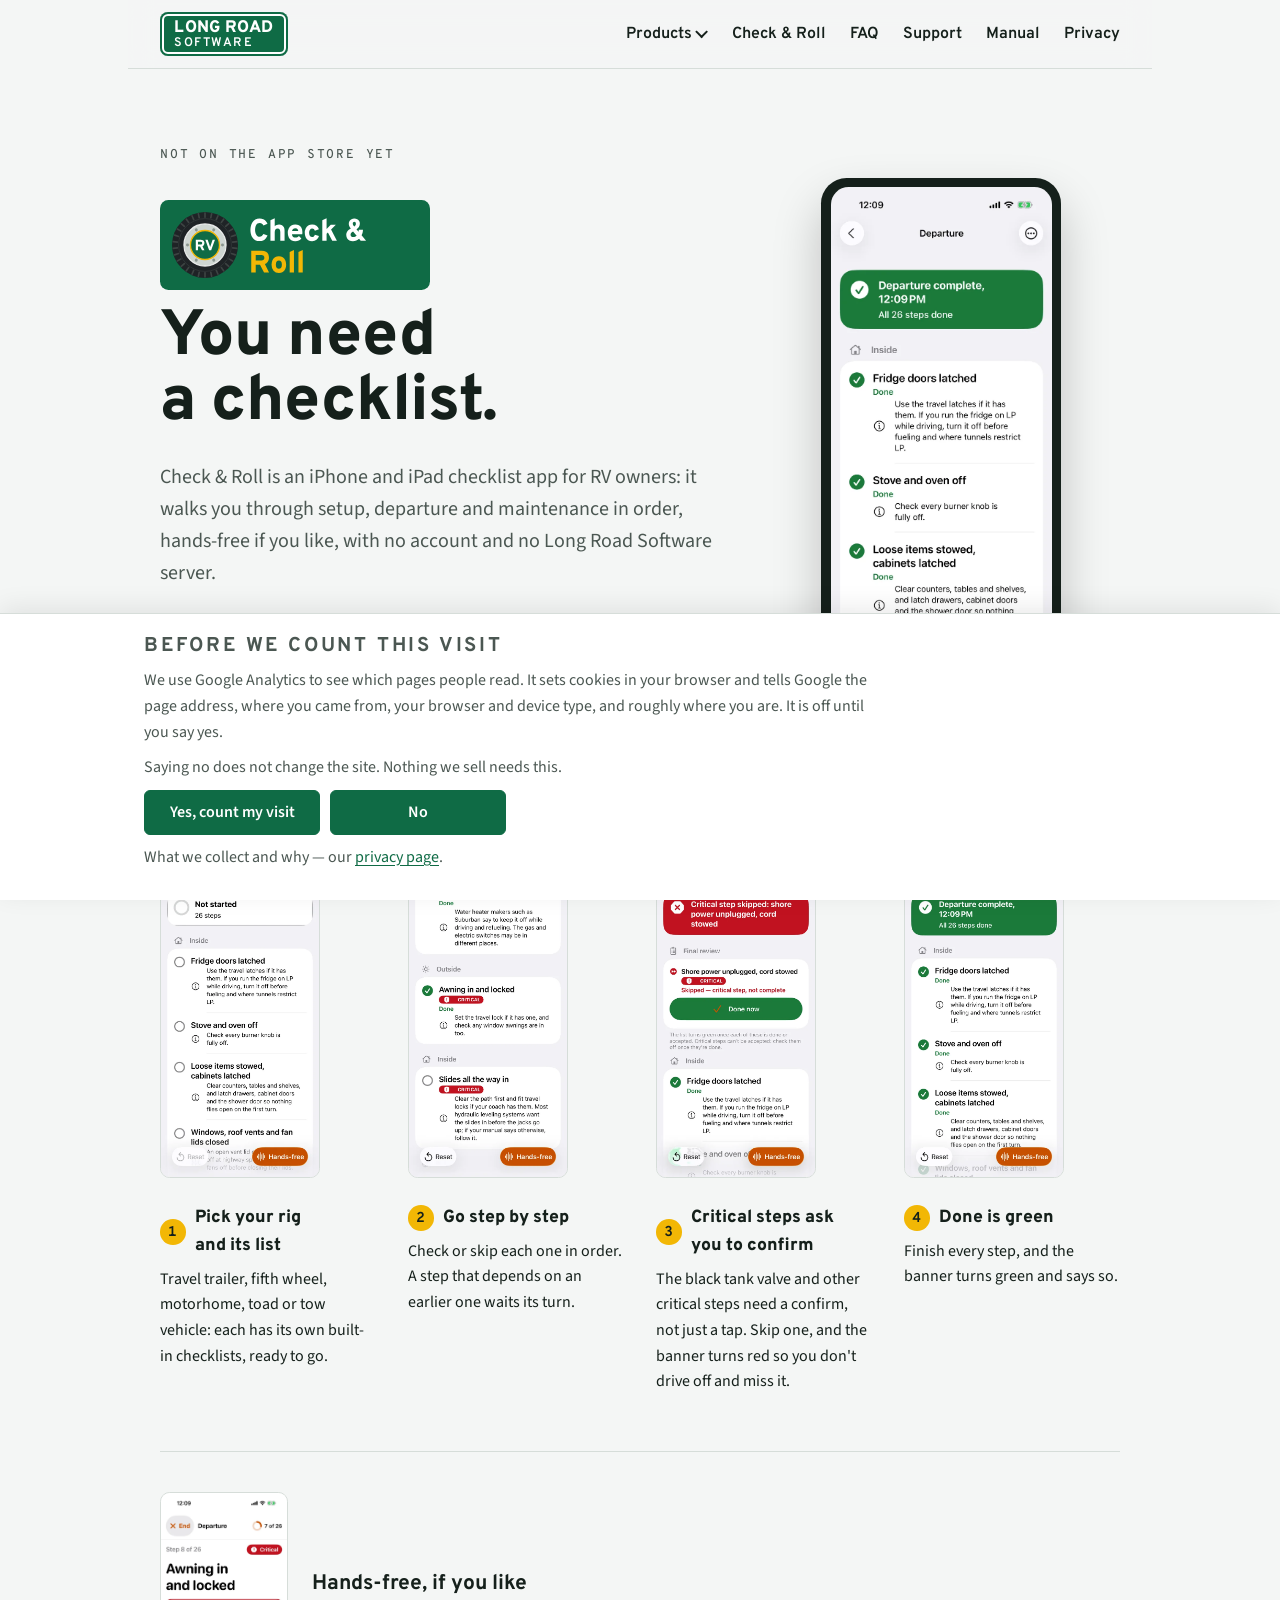
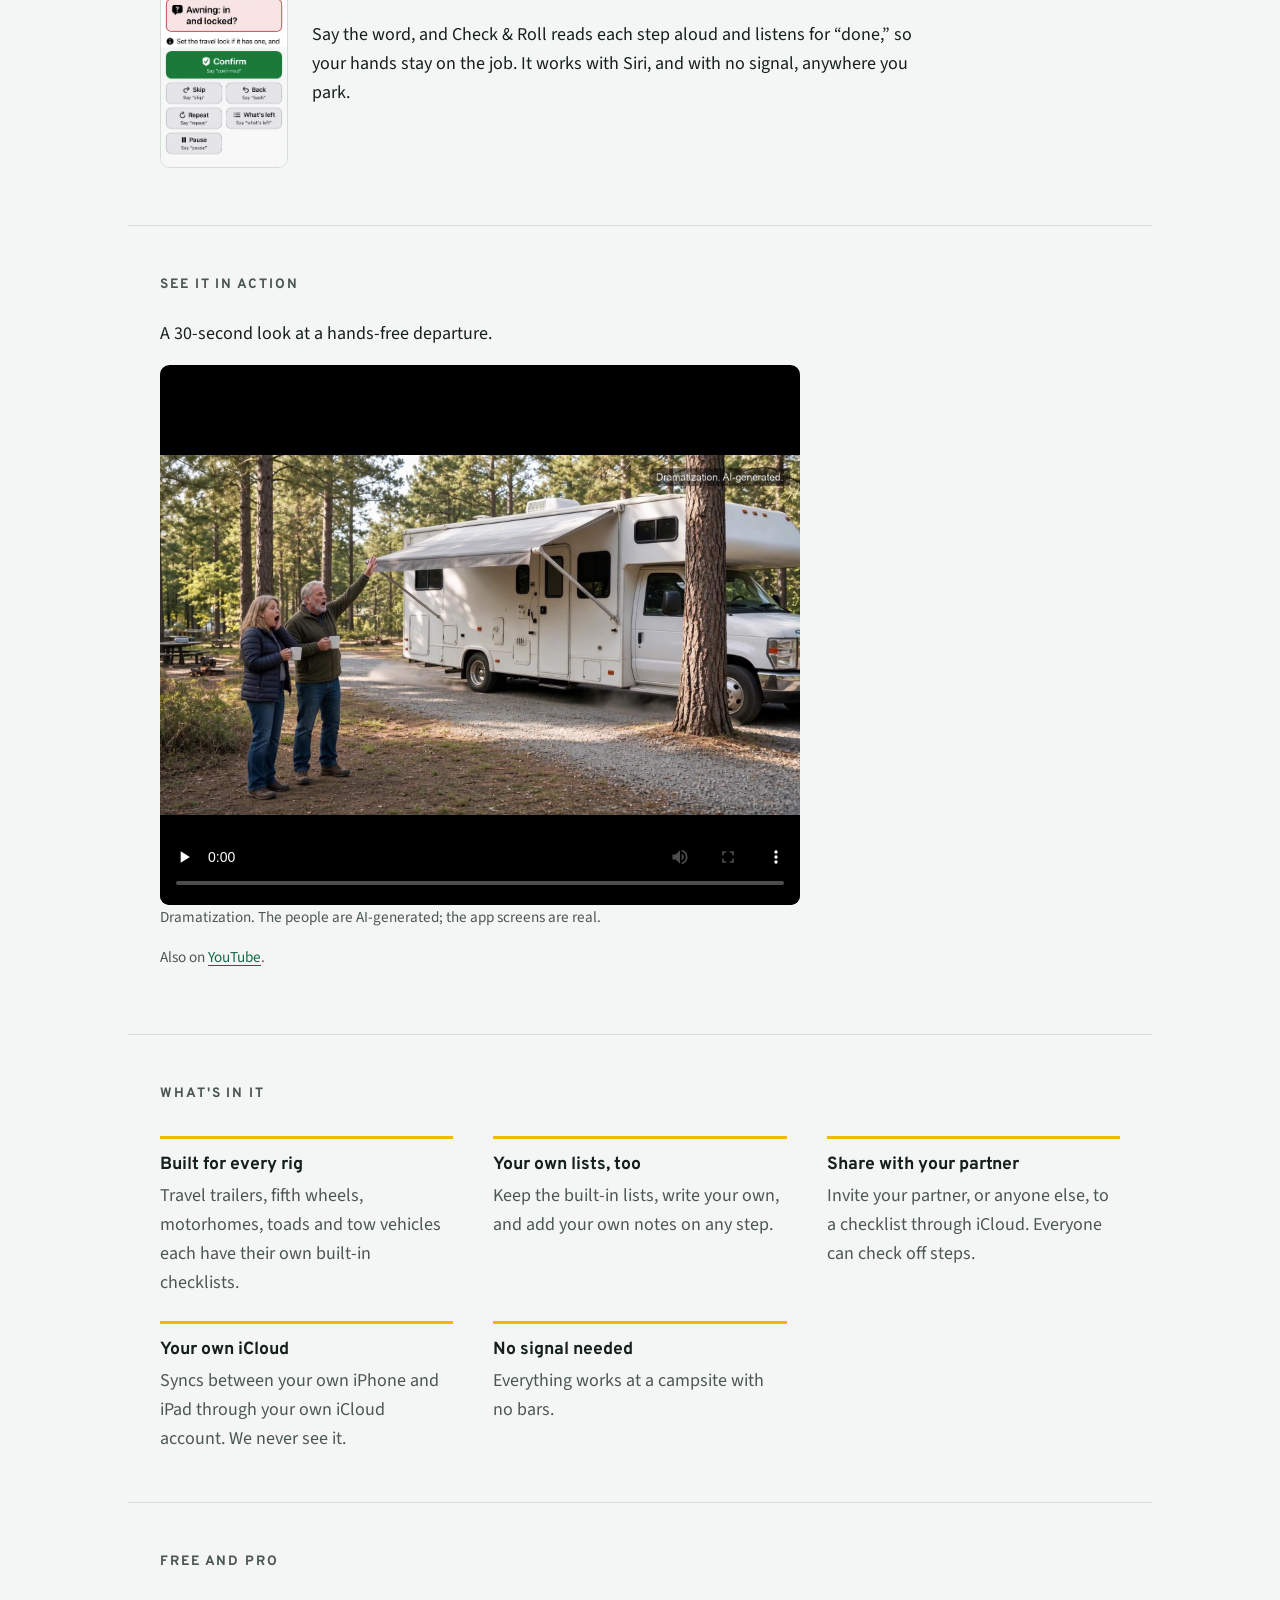
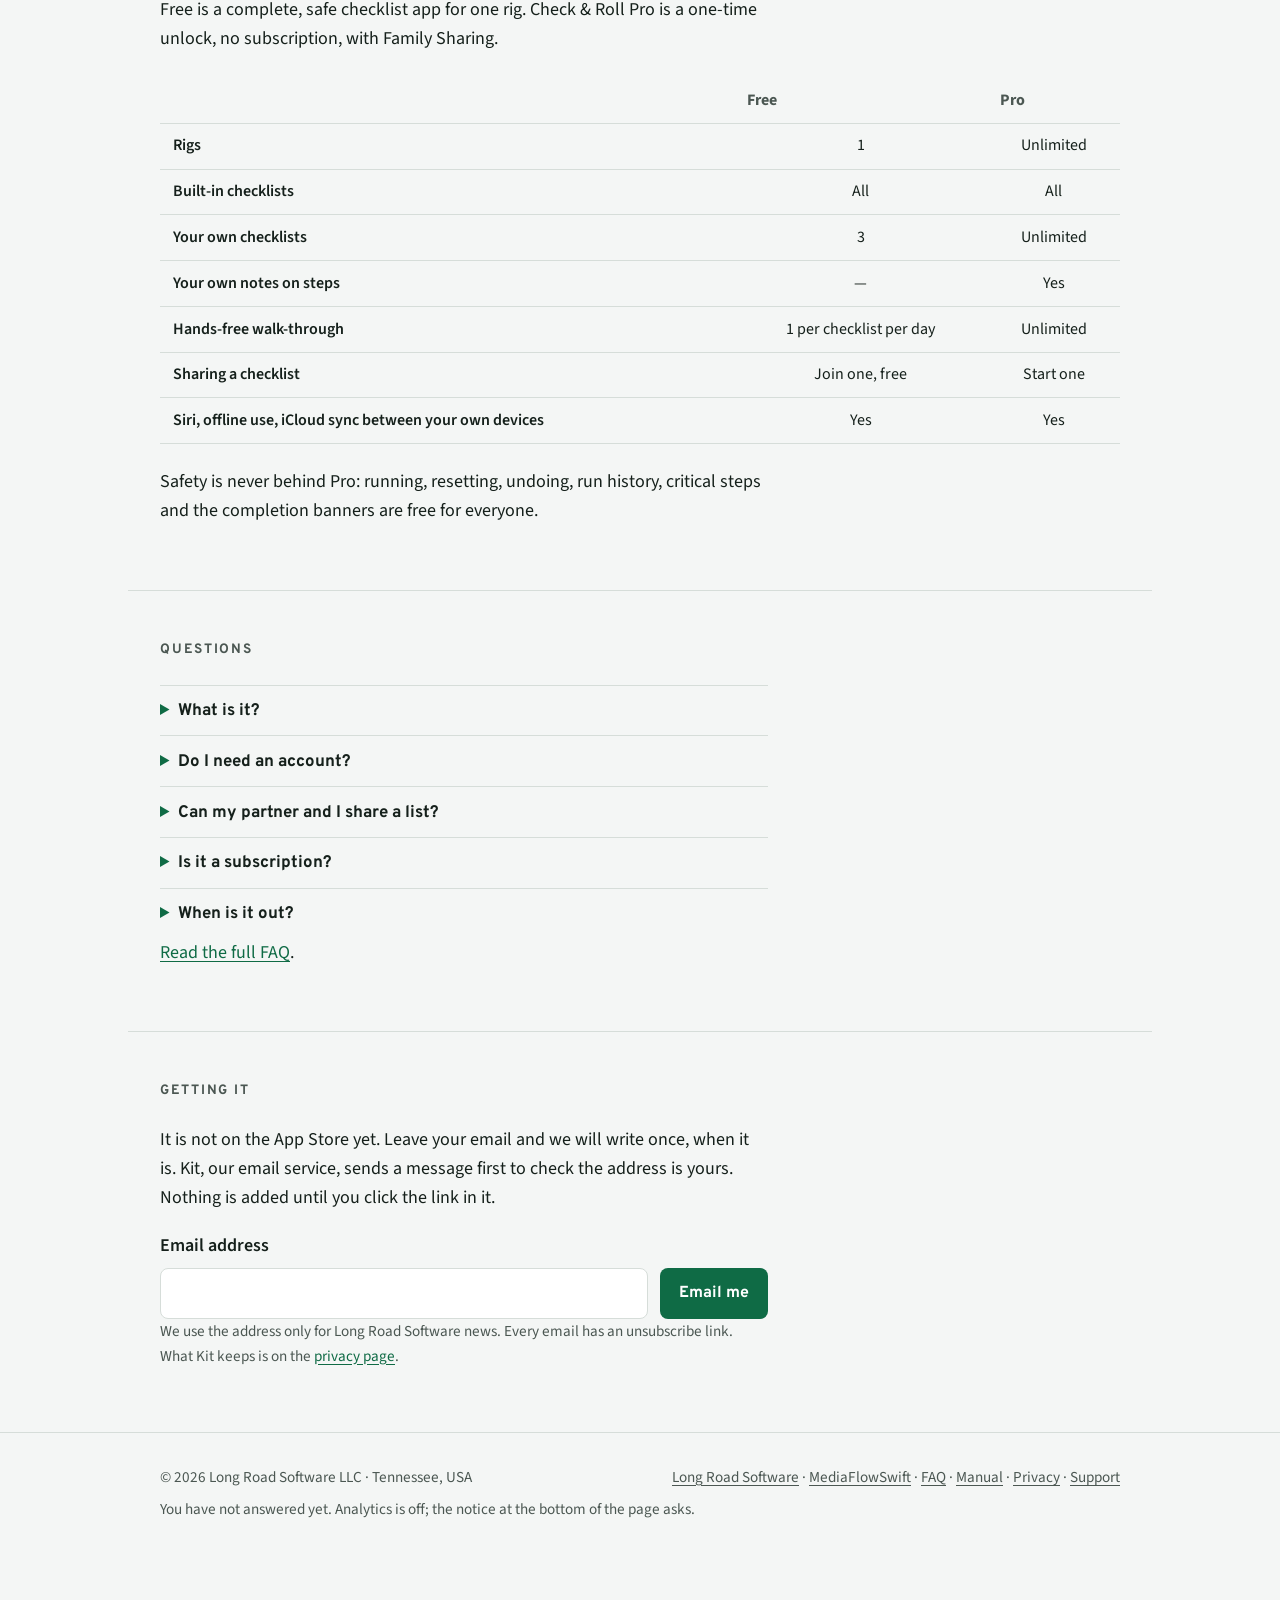
<file: index.html>
<!doctype html>
<html lang="en">
<head>
<meta charset="utf-8">
<meta name="viewport" content="width=device-width, initial-scale=1">
<title>Check &amp; Roll — RV checklist app for iPhone and iPad | Long Road Software</title>
<meta name="description" content="Check & Roll walks RV owners through setup, departure and maintenance, step by step and hands-free if you like. No account, no Long Road Software server. Not on the App Store yet.">
<link rel="canonical" href="https://checkandroll.app/">
<link rel="icon" href="/favicon.svg" type="image/svg+xml">
<link rel="apple-touch-icon" href="/images/icon-512.png">
<meta property="og:type" content="website">
<meta property="og:site_name" content="Check &amp; Roll">
<meta property="og:title" content="Check & Roll — RV checklist app for iPhone and iPad">
<meta property="og:description" content="Check & Roll walks RV owners through setup, departure and maintenance, step by step and hands-free if you like. No account, no Long Road Software server. Not on the App Store yet.">
<meta property="og:url" content="https://checkandroll.app/">
<meta property="og:image" content="https://checkandroll.app/images/og-image.png">
<meta property="og:image:width" content="1200">
<meta property="og:image:height" content="630">
<meta name="twitter:card" content="summary_large_image">
<link rel="preconnect" href="https://fonts.googleapis.com">
<link rel="preconnect" href="https://fonts.gstatic.com" crossorigin>
<link rel="stylesheet" href="https://fonts.googleapis.com/css2?family=Overpass:wght@600;700;800&family=Overpass+Mono:wght@500&family=Source+Sans+3:wght@400;600&display=swap">
<link rel="stylesheet" href="/site.css">
<script type="application/ld+json">
{"@context":"https://schema.org","@graph":[
{"@type":"BreadcrumbList","itemListElement":[
{"@type":"ListItem","position":1,"name":"Check & Roll","item":"https://checkandroll.app/"}
]},
{"@type":"SoftwareApplication","name":"Check & Roll","applicationCategory":"UtilitiesApplication","operatingSystem":"iOS","description":"Check & Roll walks RV owners through setup, departure and maintenance, step by step and hands-free if you like. No account, no Long Road Software server.","url":"https://checkandroll.app/","image":"https://checkandroll.app/images/og-image.png","publisher":{"@type":"Organization","name":"Long Road Software LLC","url":"https://longroadsoftware.com/"}},
{"@type":"FAQPage","mainEntity":[
{"@type":"Question","name":"What is Check & Roll?","acceptedAnswer":{"@type":"Answer","text":"Check & Roll is an iPhone and iPad checklist app for RVers. It walks you through setup, departure and maintenance in the right order, with no account and no Long Road Software server."}},
{"@type":"Question","name":"Do I need an account to use Check & Roll?","acceptedAnswer":{"@type":"Answer","text":"No. There's no account and no Long Road Software server. Your checklists stay on your device and, if you use iCloud, in your own iCloud account."}},
{"@type":"Question","name":"Can my partner and I share a checklist?","acceptedAnswer":{"@type":"Answer","text":"Yes. You can invite your partner, or anyone else, to a checklist through iCloud. Starting a share needs Pro; the people you invite join free, and everyone can check off steps."}},
{"@type":"Question","name":"Is Check & Roll a subscription?","acceptedAnswer":{"@type":"Answer","text":"No. Pro is a one-time unlock, with Family Sharing, not a subscription."}},
{"@type":"Question","name":"When is Check & Roll out?","acceptedAnswer":{"@type":"Answer","text":"We don't have a release date yet. Leave your email and we'll write once, when it's out."}}
]}
]}
</script>
<!-- Analytics, off until the visitor says yes. See the privacy page. -->
<script src="/analytics.js" data-ga="G-JJ2YWG9MQ6" data-privacy="https://checkandroll.app/privacy/" defer></script>
</head>
<body>
<header class="top wrap">
  <a class="sign" href="https://longroadsoftware.com/" aria-label="Long Road Software, home"><span>Long Road</span><span>Software</span></a>
  <nav aria-label="Sections">
    <details class="menu-drop">
      <summary>Products</summary>
      <div class="menu-panel">
        <a href="https://mediaflowswift.com/"><strong>MediaFlowSwift</strong><span>Footage manager for Mac</span></a>
        <a href="https://checkandroll.app/" aria-current="page"><strong>Check &amp; Roll</strong><span>RV checklists for iPhone and iPad</span></a>
        <a href="https://longroadsoftware.com/proof-copy/"><strong>Proof Copy</strong><span>Coming soon</span></a>
      </div>
    </details>
    <a href="/" aria-current="page">Check &amp; Roll</a>
    <a href="/faq/">FAQ</a>
    <a href="/support/">Support</a>
    <a href="/manual/">Manual</a>
    <a href="/privacy/">Privacy</a>
  </nav>
</header>

<main>
  <div class="wrap hero">
    <p class="marker">Not on the App Store yet</p>
    <div class="hero-grid">
      <div class="hero-copy">
        <img class="product-badge" src="/images/check-and-roll-badge.svg" width="270" height="90" alt="Check &amp; Roll">
        <h1>You need a checklist.</h1>
        <p class="lede">Check &amp; Roll is an iPhone and iPad checklist app for RV owners: it walks you through setup, departure and maintenance in order, hands-free if you like, with no account and no Long Road Software server.</p>
        <div class="actions">
          <a class="button" href="#notify">Email me when it's out</a>
          <a class="button secondary" href="#video">Watch the 30-second spot</a>
        </div>
      </div>
      <div class="hero-shot">
        <div class="phone-frame">
          <picture>
            <source srcset="/images/screens/09-departure-complete.webp" type="image/webp">
            <img src="/images/screens/09-departure-complete.jpg" width="603" height="1311" alt="Check & Roll showing “Departure complete. All 26 steps done.”" loading="eager">
          </picture>
        </div>
      </div>
    </div>
  </div>

  <div class="wrap"><div class="centerline" aria-hidden="true"></div></div>

  <section class="wrap" aria-labelledby="how-title">
    <h2 id="how-title">How it works</h2>
    <ol class="steps">
      <li class="step">
        <picture>
          <source srcset="/images/screens/02-departure-not-started.webp" type="image/webp">
          <img src="/images/screens/02-departure-not-started.jpg" width="603" height="1311" alt="Check & Roll showing a departure checklist, not yet started" loading="lazy">
        </picture>
        <h3>Pick your rig and its list</h3>
        <p>Travel trailer, fifth wheel, motorhome, toad or tow vehicle: each has its own built-in checklists, ready to go.</p>
      </li>
      <li class="step">
        <picture>
          <source srcset="/images/screens/06-list-water-heater-awning-done.webp" type="image/webp">
          <img src="/images/screens/06-list-water-heater-awning-done.jpg" width="603" height="1311" alt="Check & Roll list with the water heater and awning steps checked off" loading="lazy">
        </picture>
        <h3>Go step by step</h3>
        <p>Check or skip each one in order. A step that depends on an earlier one waits its turn.</p>
      </li>
      <li class="step">
        <picture>
          <source srcset="/images/screens/08-critical-step-skipped-banner.webp" type="image/webp">
          <img src="/images/screens/08-critical-step-skipped-banner.jpg" width="603" height="1311" alt="Check & Roll showing a red banner after a critical step was skipped" loading="lazy">
        </picture>
        <h3>Critical steps ask you to confirm</h3>
        <p>The black tank valve and other critical steps need a confirm, not just a tap. Skip one, and the banner turns red so you don't drive off and miss it.</p>
      </li>
      <li class="step">
        <picture>
          <source srcset="/images/screens/09-departure-complete.webp" type="image/webp">
          <img src="/images/screens/09-departure-complete.jpg" width="603" height="1311" alt="Check & Roll showing “Departure complete. All 26 steps done.”" loading="lazy">
        </picture>
        <h3>Done is green</h3>
        <p>Finish every step, and the banner turns green and says so.</p>
      </li>
    </ol>

    <div class="handsfree">
      <picture>
        <source srcset="/images/screens/05-handsfree-awning-in-and-locked.webp" type="image/webp">
        <img src="/images/screens/05-handsfree-awning-in-and-locked.jpg" width="603" height="1311" alt="Check & Roll's hands-free walk-through showing “Awning in and locked”" loading="lazy">
      </picture>
      <div>
        <h3>Hands-free, if you like</h3>
        <p>Say the word, and Check &amp; Roll reads each step aloud and listens for &ldquo;done,&rdquo; so your hands stay on the job. It works with Siri, and with no signal, anywhere you park.</p>
      </div>
    </div>
  </section>

  <section class="wrap" id="video" aria-labelledby="video-title">
    <h2 id="video-title">See it in action</h2>
    <p>A 30-second look at a hands-free departure.</p>
    <video controls preload="none" playsinline poster="/video/did-you-check-poster.jpg" width="960" height="540">
      <source src="/video/did-you-check-1080p.mp4" type="video/mp4">
      <source src="/video/did-you-check-720p.mp4" type="video/mp4">
      Your browser can't play this video. Watch "Did You Check the Awning?" on <a href="https://youtu.be/hrdIFsINo1E">YouTube</a>.
    </video>
    <p class="fine">Dramatization. The people are AI-generated; the app screens are real.</p>
    <p class="fine">Also on <a href="https://youtu.be/hrdIFsINo1E">YouTube</a>.</p>
  </section>

  <section class="wrap" aria-labelledby="depth-title">
    <h2 id="depth-title">What's in it</h2>
    <ul class="principles">
      <li><strong>Built for every rig</strong><span>Travel trailers, fifth wheels, motorhomes, toads and tow vehicles each have their own built-in checklists.</span></li>
      <li><strong>Your own lists, too</strong><span>Keep the built-in lists, write your own, and add your own notes on any step.</span></li>
      <li><strong>Share with your partner</strong><span>Invite your partner, or anyone else, to a checklist through iCloud. Everyone can check off steps.</span></li>
      <li><strong>Your own iCloud</strong><span>Syncs between your own iPhone and iPad through your own iCloud account. We never see it.</span></li>
      <li><strong>No signal needed</strong><span>Everything works at a campsite with no bars.</span></li>
    </ul>
  </section>

  <section class="wrap" aria-labelledby="plan-title">
    <h2 id="plan-title">Free and Pro</h2>
    <p>Free is a complete, safe checklist app for one rig. Check &amp; Roll Pro is a one-time unlock, no subscription, with Family Sharing.</p>
    <table class="plan">
      <thead><tr><th scope="col"></th><th scope="col">Free</th><th scope="col">Pro</th></tr></thead>
      <tbody>
        <tr><th scope="row">Rigs</th><td>1</td><td>Unlimited</td></tr>
        <tr><th scope="row">Built-in checklists</th><td>All</td><td>All</td></tr>
        <tr><th scope="row">Your own checklists</th><td>3</td><td>Unlimited</td></tr>
        <tr><th scope="row">Your own notes on steps</th><td>&mdash;</td><td>Yes</td></tr>
        <tr><th scope="row">Hands-free walk-through</th><td>1 per checklist per day</td><td>Unlimited</td></tr>
        <tr><th scope="row">Sharing a checklist</th><td>Join one, free</td><td>Start one</td></tr>
        <tr><th scope="row">Siri, offline use, iCloud sync between your own devices</th><td>Yes</td><td>Yes</td></tr>
      </tbody>
    </table>
    <p>Safety is never behind Pro: running, resetting, undoing, run history, critical steps and the completion banners are free for everyone.</p>
  </section>

  <section class="wrap" aria-labelledby="faq-title" id="faq">
    <h2 id="faq-title">Questions</h2>
    <div class="faq-list">
      <details class="faq-item">
        <summary>What is it?</summary>
        <p>Check &amp; Roll is an iPhone and iPad checklist app for RVers. It walks you through setup, departure and maintenance in the right order, with no account and no Long Road Software server.</p>
      </details>
      <details class="faq-item">
        <summary>Do I need an account?</summary>
        <p>No. There's no account and no Long Road Software server. Your checklists stay on your device and, if you use iCloud, in your own iCloud account.</p>
      </details>
      <details class="faq-item">
        <summary>Can my partner and I share a list?</summary>
        <p>Yes. You can invite your partner, or anyone else, to a checklist through iCloud. Starting a share needs Pro; the people you invite join free, and everyone can check off steps.</p>
      </details>
      <details class="faq-item">
        <summary>Is it a subscription?</summary>
        <p>No. Pro is a one-time unlock, with Family Sharing, not a subscription.</p>
      </details>
      <details class="faq-item">
        <summary>When is it out?</summary>
        <p>We don't have a release date yet. Leave your email below and we'll write once, when it's out.</p>
      </details>
    </div>
    <p><a href="/faq/">Read the full FAQ</a>.</p>
  </section>

  <section class="wrap" aria-labelledby="getting-title" id="notify">
    <h2 id="getting-title">Getting it</h2>
    <p>It is not on the App Store yet. Leave your email and we will write once, when it is. Kit, our email service, sends a message first to check the address is yours. Nothing is added until you click the link in it.</p>
    <form class="notify" action="https://app.kit.com/forms/10079048/subscriptions" method="post">
      <label for="notify-email">Email address</label>
      <div class="notify-row">
        <input id="notify-email" name="email_address" type="email" autocomplete="email" required>
        <button class="button" type="submit">Email me</button>
      </div>
    </form>
    <p class="fine">We use the address only for Long Road Software news. Every email has an unsubscribe link. What Kit keeps is on the <a href="https://mediaflowswift.com/privacy.html#email-list">privacy page</a>.</p>
  </section>
</main>

<footer>
  <div class="wrap">
    <span>&copy; 2026 Long Road Software LLC &middot; Tennessee, USA</span>
    <span><a href="https://longroadsoftware.com/">Long Road Software</a> &middot; <a href="https://mediaflowswift.com/">MediaFlowSwift</a> &middot; <a href="/faq/">FAQ</a> &middot; <a href="/manual/">Manual</a> &middot; <a href="/privacy/">Privacy</a> &middot; <a href="/support/">Support</a></span>
    <span id="analytics-choice"></span>
  </div>
</footer>
</body>
</html>
</file>
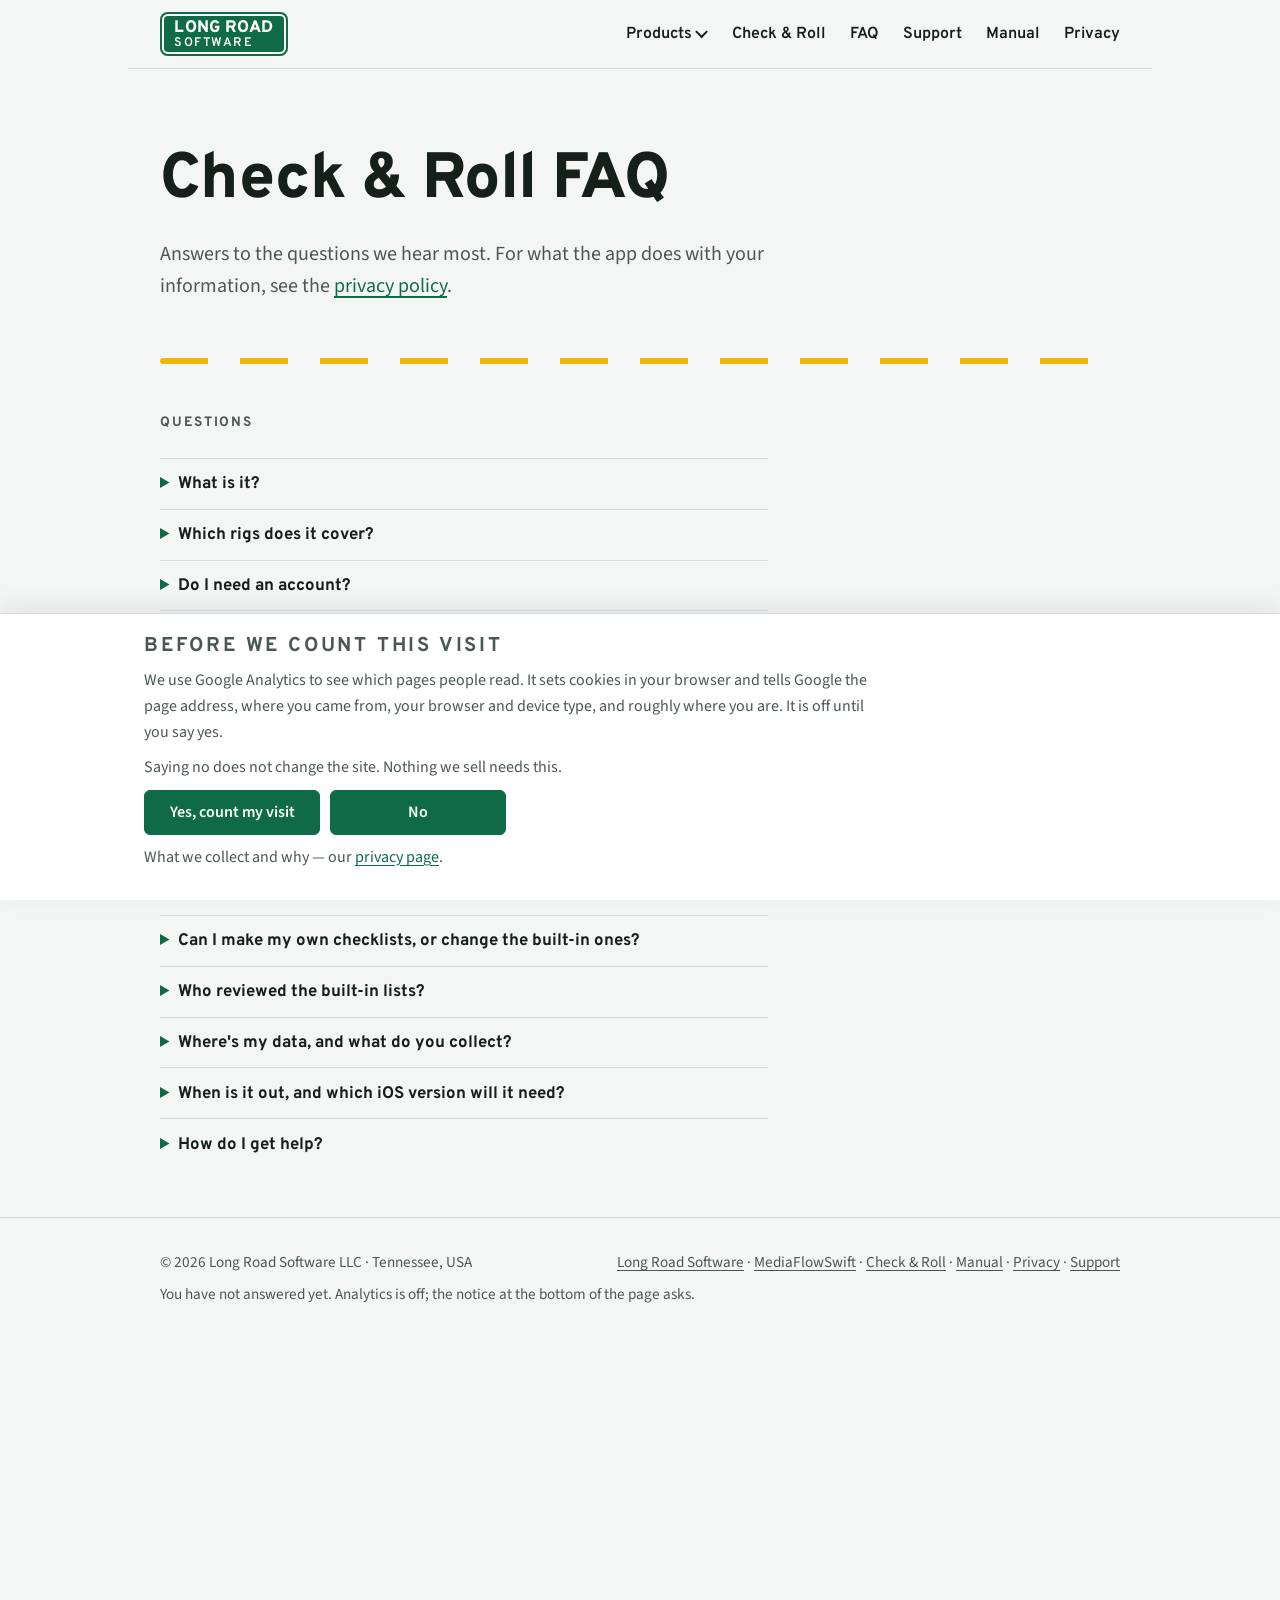
<file: faq/index.html>
<!doctype html>
<html lang="en">
<head>
<meta charset="utf-8">
<meta name="viewport" content="width=device-width, initial-scale=1">
<title>Check &amp; Roll FAQ — Long Road Software</title>
<meta name="description" content="Answers to the common questions about Check & Roll: rigs, sharing, iPhone and iPad, free and Pro, and what we collect.">
<link rel="canonical" href="https://checkandroll.app/faq/">
<link rel="icon" href="/favicon.svg" type="image/svg+xml">
<meta property="og:type" content="website">
<meta property="og:site_name" content="Check &amp; Roll">
<meta property="og:title" content="Check & Roll FAQ — Long Road Software">
<meta property="og:description" content="Answers to the common questions about Check & Roll: rigs, sharing, iPhone and iPad, free and Pro, and what we collect.">
<meta property="og:url" content="https://checkandroll.app/faq/">
<meta property="og:image" content="https://checkandroll.app/images/og-image.png">
<meta property="og:image:width" content="1200">
<meta property="og:image:height" content="630">
<meta name="twitter:card" content="summary_large_image">
<link rel="preconnect" href="https://fonts.googleapis.com">
<link rel="preconnect" href="https://fonts.gstatic.com" crossorigin>
<link rel="stylesheet" href="https://fonts.googleapis.com/css2?family=Overpass:wght@600;700;800&family=Overpass+Mono:wght@500&family=Source+Sans+3:wght@400;600&display=swap">
<link rel="stylesheet" href="/site.css">
<script type="application/ld+json">
{"@context":"https://schema.org","@graph":[
{"@type":"BreadcrumbList","itemListElement":[
{"@type":"ListItem","position":1,"name":"Check & Roll","item":"https://checkandroll.app/"},
{"@type":"ListItem","position":2,"name":"FAQ","item":"https://checkandroll.app/faq/"}
]},
{"@type":"FAQPage","mainEntity":[
{"@type":"Question","name":"What is it?","acceptedAnswer":{"@type":"Answer","text":"Check & Roll is an iPhone and iPad checklist app for RVers. It walks you through setup, departure and maintenance in the right order, with no account and no Long Road Software server."}},
{"@type":"Question","name":"Which rigs does it cover?","acceptedAnswer":{"@type":"Answer","text":"Travel trailers, fifth wheels, motorhomes, toads and tow vehicles each have their own built-in checklists."}},
{"@type":"Question","name":"Do I need an account?","acceptedAnswer":{"@type":"Answer","text":"No. There's no account and no Long Road Software server. Your checklists stay on your device and, if you use iCloud, in your own iCloud account."}},
{"@type":"Question","name":"Does it work without signal?","acceptedAnswer":{"@type":"Answer","text":"Yes. Everything works with no signal, anywhere you park."}},
{"@type":"Question","name":"Does it know my awning is in?","acceptedAnswer":{"@type":"Answer","text":"No. There's no sensor on your rig. Check & Roll records that you checked each step, such as confirming the awning is in and locked. It keeps track of what you told it, not what your rig is doing."}},
{"@type":"Question","name":"Can my partner and I share a list?","acceptedAnswer":{"@type":"Answer","text":"Yes — Check & Roll shares a checklist with your partner, or anyone else, over iCloud for free; only the person starting the share needs Pro. Everyone invited can check off steps once they join."}},
{"@type":"Question","name":"Does it work on iPad?","acceptedAnswer":{"@type":"Answer","text":"Yes. Check & Roll runs on iPhone and iPad. Sign in to the same Apple Account and turn on iCloud, and your rigs, checklists and run history stay in step between them. Pro bought on one works on the other."}},
{"@type":"Question","name":"What's free and what's Pro?","acceptedAnswer":{"@type":"Answer","text":"Free is a complete, safe checklist app for one rig. Pro adds more rigs, more of your own lists, notes on steps, unlimited hands-free walk-throughs, and starting a shared checklist. Safety is never behind Pro."}},
{"@type":"Question","name":"Is it a subscription?","acceptedAnswer":{"@type":"Answer","text":"No. Pro is a one-time unlock, with Family Sharing, not a subscription."}},
{"@type":"Question","name":"Can I make my own checklists, or change the built-in ones?","acceptedAnswer":{"@type":"Answer","text":"Yes. You can write your own checklists, and adjust the built-in ones to match your rig."}},
{"@type":"Question","name":"Who reviewed the built-in lists?","acceptedAnswer":{"@type":"Answer","text":"They are starting points, written to be adjusted for your rig. Check them against your owner's manual and change anything that doesn't match your setup before you rely on them."}},
{"@type":"Question","name":"Where's my data, and what do you collect?","acceptedAnswer":{"@type":"Answer","text":"Your checklists stay on your device and, if you turn on iCloud, in your own iCloud account. Nothing about your rig or your checklists is sent to Long Road Software. See the full privacy policy for detail."}},
{"@type":"Question","name":"When is it out, and which iOS version will it need?","acceptedAnswer":{"@type":"Answer","text":"We don't have a release date yet. Leave your email on the home page and we'll write once, when it's out. We'll say which iOS version it needs then; keeping your iPhone or iPad on a current iOS version is the best way to be ready."}},
{"@type":"Question","name":"How do I get help?","acceptedAnswer":{"@type":"Answer","text":"See the Check & Roll support page, or email support@longroadsoftware.com."}}
]}
]}
</script>
<!-- Analytics, off until the visitor says yes. See the privacy page. -->
<script src="/analytics.js" data-ga="G-JJ2YWG9MQ6" data-privacy="https://checkandroll.app/privacy/" defer></script>
</head>
<body>
<header class="top wrap">
  <a class="sign" href="https://longroadsoftware.com/" aria-label="Long Road Software, home"><span>Long Road</span><span>Software</span></a>
  <nav aria-label="Sections">
    <details class="menu-drop">
      <summary>Products</summary>
      <div class="menu-panel">
        <a href="https://mediaflowswift.com/"><strong>MediaFlowSwift</strong><span>Footage manager for Mac</span></a>
        <a href="https://checkandroll.app/" aria-current="page"><strong>Check &amp; Roll</strong><span>RV checklists for iPhone and iPad</span></a>
        <a href="https://longroadsoftware.com/proof-copy/"><strong>Proof Copy</strong><span>Coming soon</span></a>
      </div>
    </details>
    <a href="/">Check &amp; Roll</a>
    <a href="/faq/" aria-current="page">FAQ</a>
    <a href="/support/">Support</a>
    <a href="/manual/">Manual</a>
    <a href="/privacy/">Privacy</a>
  </nav>
</header>

<main>
  <div class="wrap hero">
    <h1>Check &amp; Roll FAQ</h1>
    <p class="lede">Answers to the questions we hear most. For what the app does with your information, see the <a href="/privacy/">privacy policy</a>.</p>
  </div>

  <div class="wrap"><div class="centerline" aria-hidden="true"></div></div>

  <section class="wrap" aria-labelledby="faq-title">
    <h2 id="faq-title">Questions</h2>
    <div class="faq-list">
      <details class="faq-item">
        <summary>What is it?</summary>
        <p>Check &amp; Roll is an iPhone and iPad checklist app for RVers. It walks you through setup, departure and maintenance in the right order, with no account and no Long Road Software server.</p>
      </details>
      <details class="faq-item">
        <summary>Which rigs does it cover?</summary>
        <p>Travel trailers, fifth wheels, motorhomes, toads and tow vehicles each have their own built-in checklists.</p>
      </details>
      <details class="faq-item">
        <summary>Do I need an account?</summary>
        <p>No. There's no account and no Long Road Software server. Your checklists stay on your device and, if you use iCloud, in your own iCloud account.</p>
      </details>
      <details class="faq-item">
        <summary>Does it work without signal?</summary>
        <p>Yes. Everything works with no signal, anywhere you park.</p>
      </details>
      <details class="faq-item">
        <summary>Does it know my awning is in?</summary>
        <p>No. There's no sensor on your rig. Check &amp; Roll records that you checked each step, such as confirming the awning is in and locked. It keeps track of what you told it, not what your rig is doing.</p>
      </details>
      <details class="faq-item">
        <summary>Can my partner and I share a list?</summary>
        <p>Yes — Check &amp; Roll shares a checklist with your partner, or anyone else, over iCloud for free; only the person starting the share needs Pro. Everyone invited can check off steps once they join.</p>
      </details>
      <details class="faq-item">
        <summary>Does it work on iPad?</summary>
        <p>Yes. Check &amp; Roll runs on iPhone and iPad. Sign in to the same Apple Account and turn on iCloud, and your rigs, checklists and run history stay in step between them. Pro bought on one works on the other.</p>
      </details>
      <details class="faq-item">
        <summary>What's free and what's Pro?</summary>
        <p>Free is a complete, safe checklist app for one rig. Pro adds more rigs, more of your own lists, notes on steps, unlimited hands-free walk-throughs, and starting a shared checklist. See the table on the <a href="/#plan-title">home page</a>. Safety is never behind Pro.</p>
      </details>
      <details class="faq-item">
        <summary>Is it a subscription?</summary>
        <p>No. Pro is a one-time unlock, with Family Sharing, not a subscription.</p>
      </details>
      <details class="faq-item">
        <summary>Can I make my own checklists, or change the built-in ones?</summary>
        <p>Yes. You can write your own checklists, and adjust the built-in ones to match your rig.</p>
      </details>
      <details class="faq-item">
        <summary>Who reviewed the built-in lists?</summary>
        <p>They are starting points, written to be adjusted for your rig. Check them against your owner's manual and change anything that doesn't match your setup before you rely on them.</p>
      </details>
      <details class="faq-item">
        <summary>Where's my data, and what do you collect?</summary>
        <p>Your checklists stay on your device and, if you turn on iCloud, in your own iCloud account. Nothing about your rig or your checklists is sent to Long Road Software. See the full <a href="/privacy/">privacy policy</a> for detail.</p>
      </details>
      <details class="faq-item">
        <summary>When is it out, and which iOS version will it need?</summary>
        <p>We don't have a release date yet. Leave your email on the <a href="/#notify">home page</a> and we'll write once, when it's out. We'll say which iOS version it needs then; keeping your iPhone or iPad on a current iOS version is the best way to be ready.</p>
      </details>
      <details class="faq-item">
        <summary>How do I get help?</summary>
        <p>See the <a href="/support/">Check &amp; Roll support page</a>, or email <a href="mailto:support@longroadsoftware.com">support@longroadsoftware.com</a>.</p>
      </details>
    </div>
  </section>
</main>

<footer>
  <div class="wrap">
    <span>&copy; 2026 Long Road Software LLC &middot; Tennessee, USA</span>
    <span><a href="https://longroadsoftware.com/">Long Road Software</a> &middot; <a href="https://mediaflowswift.com/">MediaFlowSwift</a> &middot; <a href="/">Check &amp; Roll</a> &middot; <a href="/manual/">Manual</a> &middot; <a href="/privacy/">Privacy</a> &middot; <a href="/support/">Support</a></span>
    <span id="analytics-choice"></span>
  </div>
</footer>
</body>
</html>
</file>
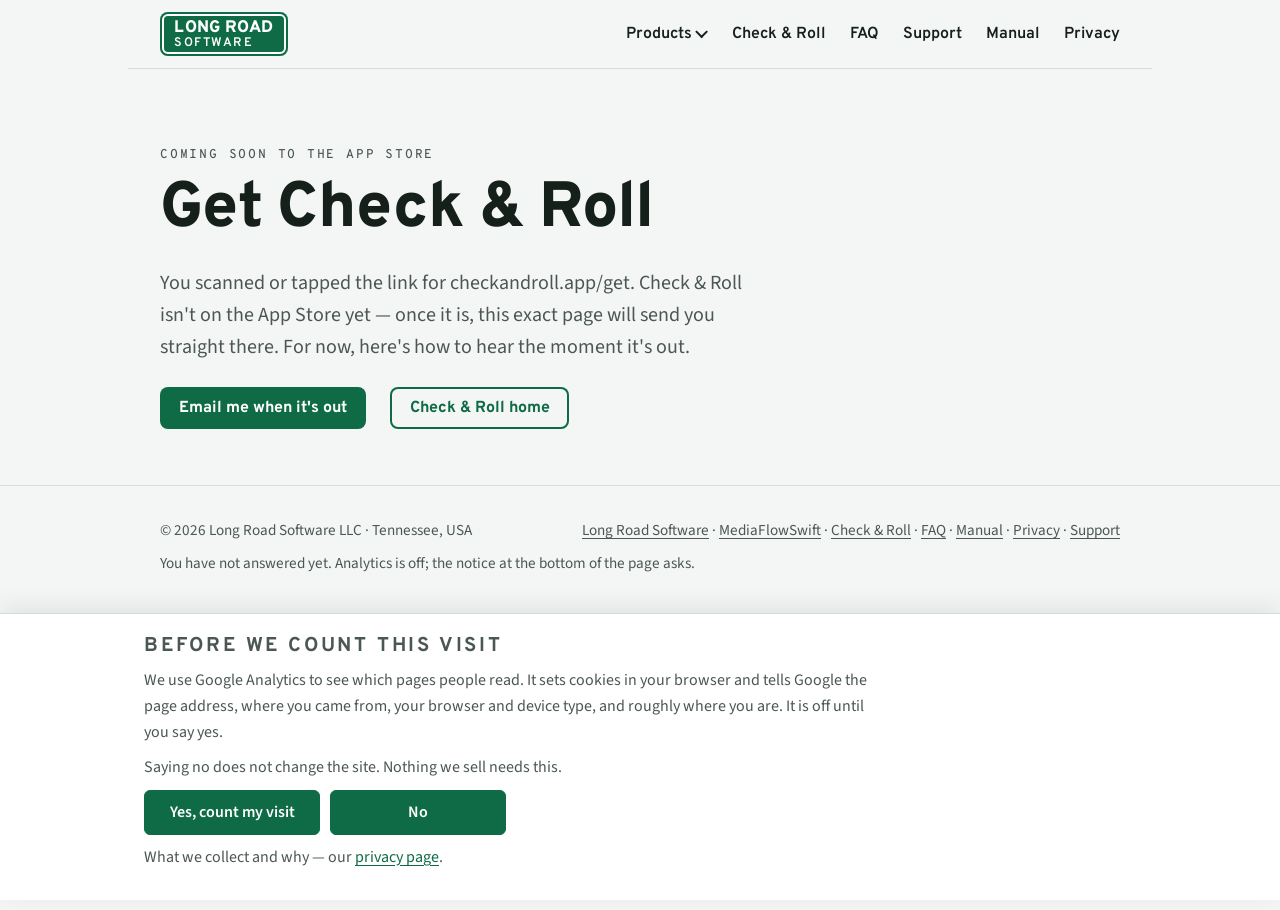
<file: get/index.html>
<!doctype html>
<html lang="en">
<head>
<meta charset="utf-8">
<meta name="viewport" content="width=device-width, initial-scale=1">
<meta name="robots" content="noindex">
<title>Get Check &amp; Roll — Long Road Software</title>
<meta name="description" content="Check & Roll isn't on the App Store yet. Come back to checkandroll.app/get once it's out and this page will take you straight there.">
<link rel="canonical" href="https://checkandroll.app/get/">
<link rel="icon" href="/favicon.svg" type="image/svg+xml">
<link rel="apple-touch-icon" href="/images/icon-512.png">
<meta property="og:type" content="website">
<meta property="og:site_name" content="Check &amp; Roll">
<meta property="og:title" content="Get Check & Roll — Long Road Software">
<meta property="og:description" content="Check & Roll isn't on the App Store yet. Come back to checkandroll.app/get once it's out and this page will take you straight there.">
<meta property="og:url" content="https://checkandroll.app/get/">
<meta property="og:image" content="https://checkandroll.app/images/og-image.png">
<meta property="og:image:width" content="1200">
<meta property="og:image:height" content="630">
<meta name="twitter:card" content="summary_large_image">
<link rel="preconnect" href="https://fonts.googleapis.com">
<link rel="preconnect" href="https://fonts.gstatic.com" crossorigin>
<link rel="stylesheet" href="https://fonts.googleapis.com/css2?family=Overpass:wght@600;700;800&family=Overpass+Mono:wght@500&family=Source+Sans+3:wght@400;600&display=swap">
<link rel="stylesheet" href="/site.css">
<!-- Analytics, off until the visitor says yes. See the privacy page. -->
<script src="/analytics.js" data-ga="G-JJ2YWG9MQ6" data-privacy="https://checkandroll.app/privacy/" defer></script>
</head>
<body>
<header class="top wrap">
  <a class="sign" href="https://longroadsoftware.com/" aria-label="Long Road Software, home"><span>Long Road</span><span>Software</span></a>
  <nav aria-label="Sections">
    <details class="menu-drop">
      <summary>Products</summary>
      <div class="menu-panel">
        <a href="https://mediaflowswift.com/"><strong>MediaFlowSwift</strong><span>Footage manager for Mac</span></a>
        <a href="https://checkandroll.app/" aria-current="page"><strong>Check &amp; Roll</strong><span>RV checklists for iPhone and iPad</span></a>
        <a href="https://longroadsoftware.com/proof-copy/"><strong>Proof Copy</strong><span>Coming soon</span></a>
      </div>
    </details>
    <a href="/">Check &amp; Roll</a>
    <a href="/faq/">FAQ</a>
    <a href="/support/">Support</a>
    <a href="/manual/">Manual</a>
    <a href="/privacy/">Privacy</a>
  </nav>
</header>

<main>
  <div class="wrap hero">
    <p class="marker">Coming soon to the App Store</p>
    <h1>Get Check &amp; Roll</h1>
    <p class="lede">You scanned or tapped the link for checkandroll.app/get. Check &amp; Roll isn't on the App Store yet — once it is, this exact page will send you straight there. For now, here's how to hear the moment it's out.</p>
    <div class="actions">
      <a class="button" href="/#notify">Email me when it's out</a>
      <a class="button secondary" href="/">Check &amp; Roll home</a>
    </div>
  </div>
</main>

<footer>
  <div class="wrap">
    <span>&copy; 2026 Long Road Software LLC &middot; Tennessee, USA</span>
    <span><a href="https://longroadsoftware.com/">Long Road Software</a> &middot; <a href="https://mediaflowswift.com/">MediaFlowSwift</a> &middot; <a href="/">Check &amp; Roll</a> &middot; <a href="/faq/">FAQ</a> &middot; <a href="/manual/">Manual</a> &middot; <a href="/privacy/">Privacy</a> &middot; <a href="/support/">Support</a></span>
    <span id="analytics-choice"></span>
  </div>
</footer>
</body>
</html>
</file>
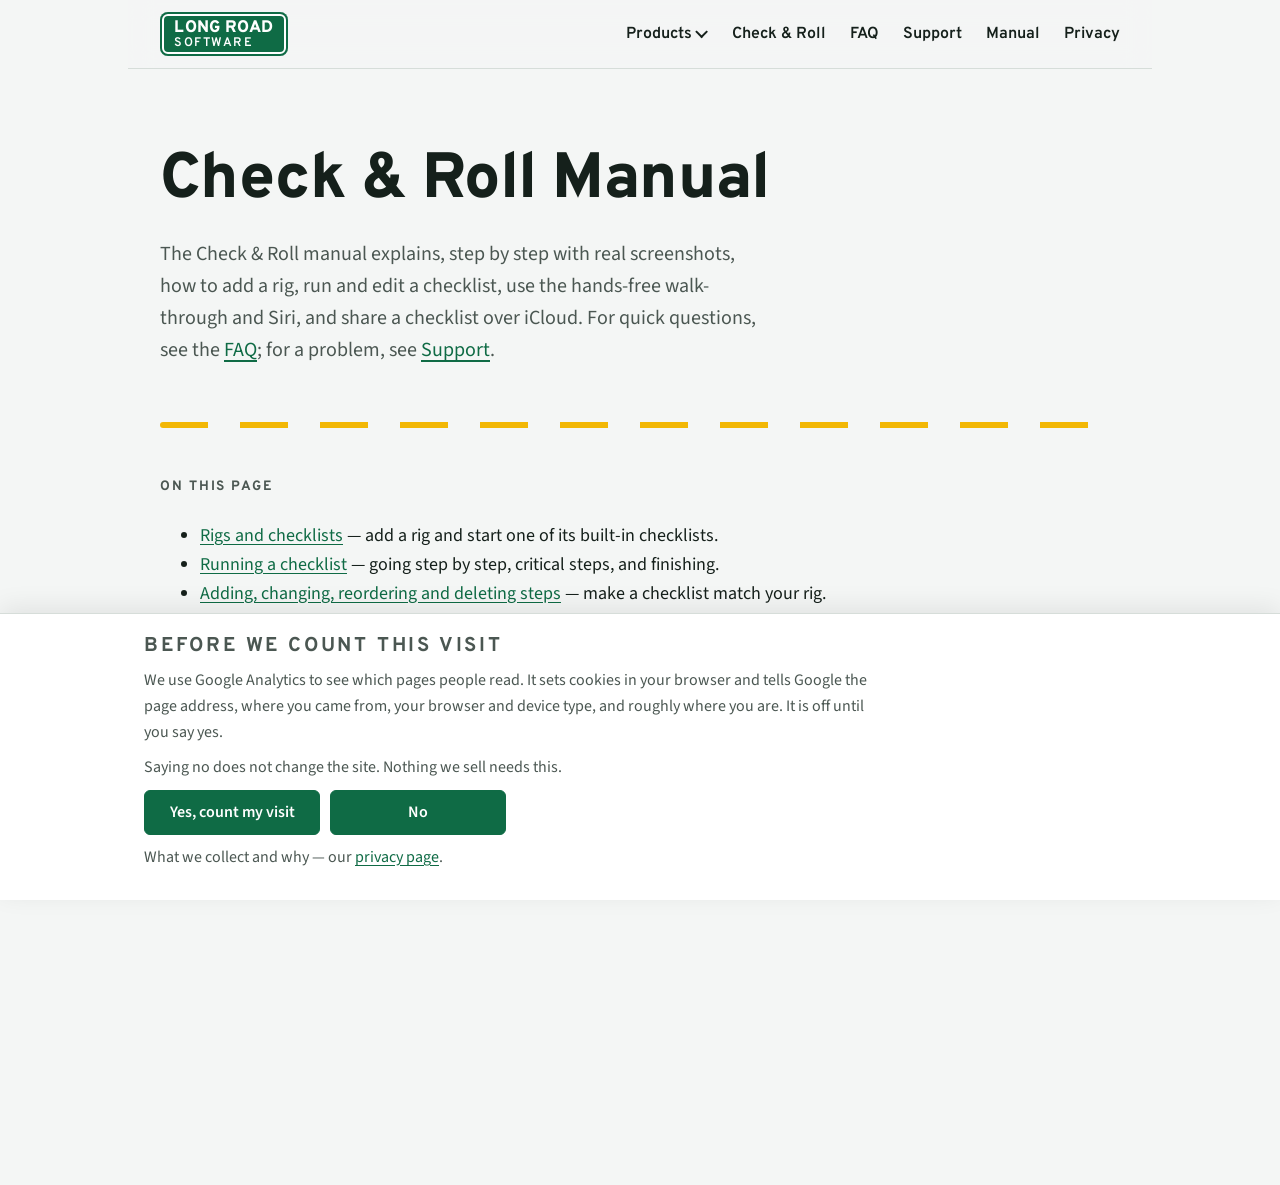
<file: manual/index.html>
<!doctype html>
<html lang="en">
<head>
<meta charset="utf-8">
<meta name="viewport" content="width=device-width, initial-scale=1">
<title>Check &amp; Roll Manual — Long Road Software</title>
<meta name="description" content="The Check & Roll manual: rigs and checklists, running a checklist, editing steps, the hands-free walk-through, Siri, iCloud and sharing, and Settings.">
<link rel="canonical" href="https://checkandroll.app/manual/">
<link rel="icon" href="/favicon.svg" type="image/svg+xml">
<meta property="og:type" content="website">
<meta property="og:site_name" content="Check &amp; Roll">
<meta property="og:title" content="Check & Roll Manual — Long Road Software">
<meta property="og:description" content="The Check & Roll manual: rigs and checklists, running a checklist, editing steps, the hands-free walk-through, Siri, iCloud and sharing, and Settings.">
<meta property="og:url" content="https://checkandroll.app/manual/">
<meta property="og:image" content="https://checkandroll.app/images/og-image.png">
<meta property="og:image:width" content="1200">
<meta property="og:image:height" content="630">
<meta name="twitter:card" content="summary_large_image">
<link rel="preconnect" href="https://fonts.googleapis.com">
<link rel="preconnect" href="https://fonts.gstatic.com" crossorigin>
<link rel="stylesheet" href="https://fonts.googleapis.com/css2?family=Overpass:wght@600;700;800&family=Overpass+Mono:wght@500&family=Source+Sans+3:wght@400;600&display=swap">
<link rel="stylesheet" href="/site.css">
<script type="application/ld+json">
{"@context":"https://schema.org","@graph":[
{"@type":"BreadcrumbList","itemListElement":[
{"@type":"ListItem","position":1,"name":"Check & Roll","item":"https://checkandroll.app/"},
{"@type":"ListItem","position":2,"name":"Manual","item":"https://checkandroll.app/manual/"}
]},
{"@type":"FAQPage","mainEntity":[
{"@type":"Question","name":"How do I add a rig and get started in Check & Roll?","acceptedAnswer":{"@type":"Answer","text":"Add a rig and start one of its built-in checklists; see Rigs and checklists in the Check & Roll manual."}},
{"@type":"Question","name":"How do I run a checklist in Check & Roll?","acceptedAnswer":{"@type":"Answer","text":"Go step by step, confirm critical steps, and finish; see Running a checklist in the Check & Roll manual."}},
{"@type":"Question","name":"How do I change the steps in a Check & Roll checklist?","acceptedAnswer":{"@type":"Answer","text":"Add, change, reorder and delete steps to match your rig; see Adding, changing, reordering and deleting steps in the Check & Roll manual."}},
{"@type":"Question","name":"How do I use the hands-free walk-through and Siri in Check & Roll?","acceptedAnswer":{"@type":"Answer","text":"Run a checklist without touching your phone; see The hands-free walk-through and Siri in the Check & Roll manual."}},
{"@type":"Question","name":"How does iCloud and sharing work in Check & Roll?","acceptedAnswer":{"@type":"Answer","text":"Keep your devices in step over iCloud, or invite someone else to a checklist; see iCloud and sharing a checklist in the Check & Roll manual."}},
{"@type":"Question","name":"Where do I find Check & Roll's Settings, including Help and Support?","acceptedAnswer":{"@type":"Answer","text":"See Settings in the Check & Roll manual for a tour of every setting, including Help and Support."}}
]}
]}
</script>
<!-- Analytics, off until the visitor says yes. See the privacy page. -->
<script src="/analytics.js" data-ga="G-JJ2YWG9MQ6" data-privacy="https://checkandroll.app/privacy/" defer></script>
</head>
<body>
<header class="top wrap">
  <a class="sign" href="https://longroadsoftware.com/" aria-label="Long Road Software, home"><span>Long Road</span><span>Software</span></a>
  <nav aria-label="Sections">
    <details class="menu-drop">
      <summary>Products</summary>
      <div class="menu-panel">
        <a href="https://mediaflowswift.com/"><strong>MediaFlowSwift</strong><span>Footage manager for Mac</span></a>
        <a href="https://checkandroll.app/" aria-current="page"><strong>Check &amp; Roll</strong><span>RV checklists for iPhone and iPad</span></a>
        <a href="https://longroadsoftware.com/proof-copy/"><strong>Proof Copy</strong><span>Coming soon</span></a>
      </div>
    </details>
    <a href="/">Check &amp; Roll</a>
    <a href="/faq/">FAQ</a>
    <a href="/support/">Support</a>
    <a href="/manual/" aria-current="page">Manual</a>
    <a href="/privacy/">Privacy</a>
  </nav>
</header>

<main>
  <div class="wrap hero">
    <h1>Check &amp; Roll Manual</h1>
    <p class="lede">The Check &amp; Roll manual explains, step by step with real screenshots, how to add a rig, run and edit a checklist, use the hands-free walk-through and Siri, and share a checklist over iCloud. For quick questions, see the <a href="/faq/">FAQ</a>; for a problem, see <a href="/support/">Support</a>.</p>
  </div>

  <div class="wrap"><div class="centerline" aria-hidden="true"></div></div>

  <section class="wrap" aria-labelledby="pages-title">
    <h2 id="pages-title">On this page</h2>
    <ul>
      <li><a href="/manual/getting-started/">Rigs and checklists</a> &mdash; add a rig and start one of its built-in checklists.</li>
      <li><a href="/manual/running-a-checklist/">Running a checklist</a> &mdash; going step by step, critical steps, and finishing.</li>
      <li><a href="/manual/editing-steps/">Adding, changing, reordering and deleting steps</a> &mdash; make a checklist match your rig.</li>
      <li><a href="/manual/handsfree-and-siri/">The hands-free walk-through and Siri</a> &mdash; run a checklist without touching your phone.</li>
      <li><a href="/manual/icloud-and-sharing/">iCloud and sharing a checklist</a> &mdash; keep your devices in step, or invite someone else.</li>
      <li><a href="/manual/settings/">Settings</a> &mdash; a tour of every setting, including Help and Support.</li>
    </ul>
  </section>
</main>

<footer>
  <div class="wrap">
    <span>&copy; 2026 Long Road Software LLC &middot; Tennessee, USA</span>
    <span><a href="https://longroadsoftware.com/">Long Road Software</a> &middot; <a href="https://mediaflowswift.com/">MediaFlowSwift</a> &middot; <a href="/">Check &amp; Roll</a> &middot; <a href="/manual/">Manual</a> &middot; <a href="/privacy/">Privacy</a> &middot; <a href="/support/">Support</a></span>
    <span id="analytics-choice"></span>
  </div>
</footer>
</body>
</html>
</file>
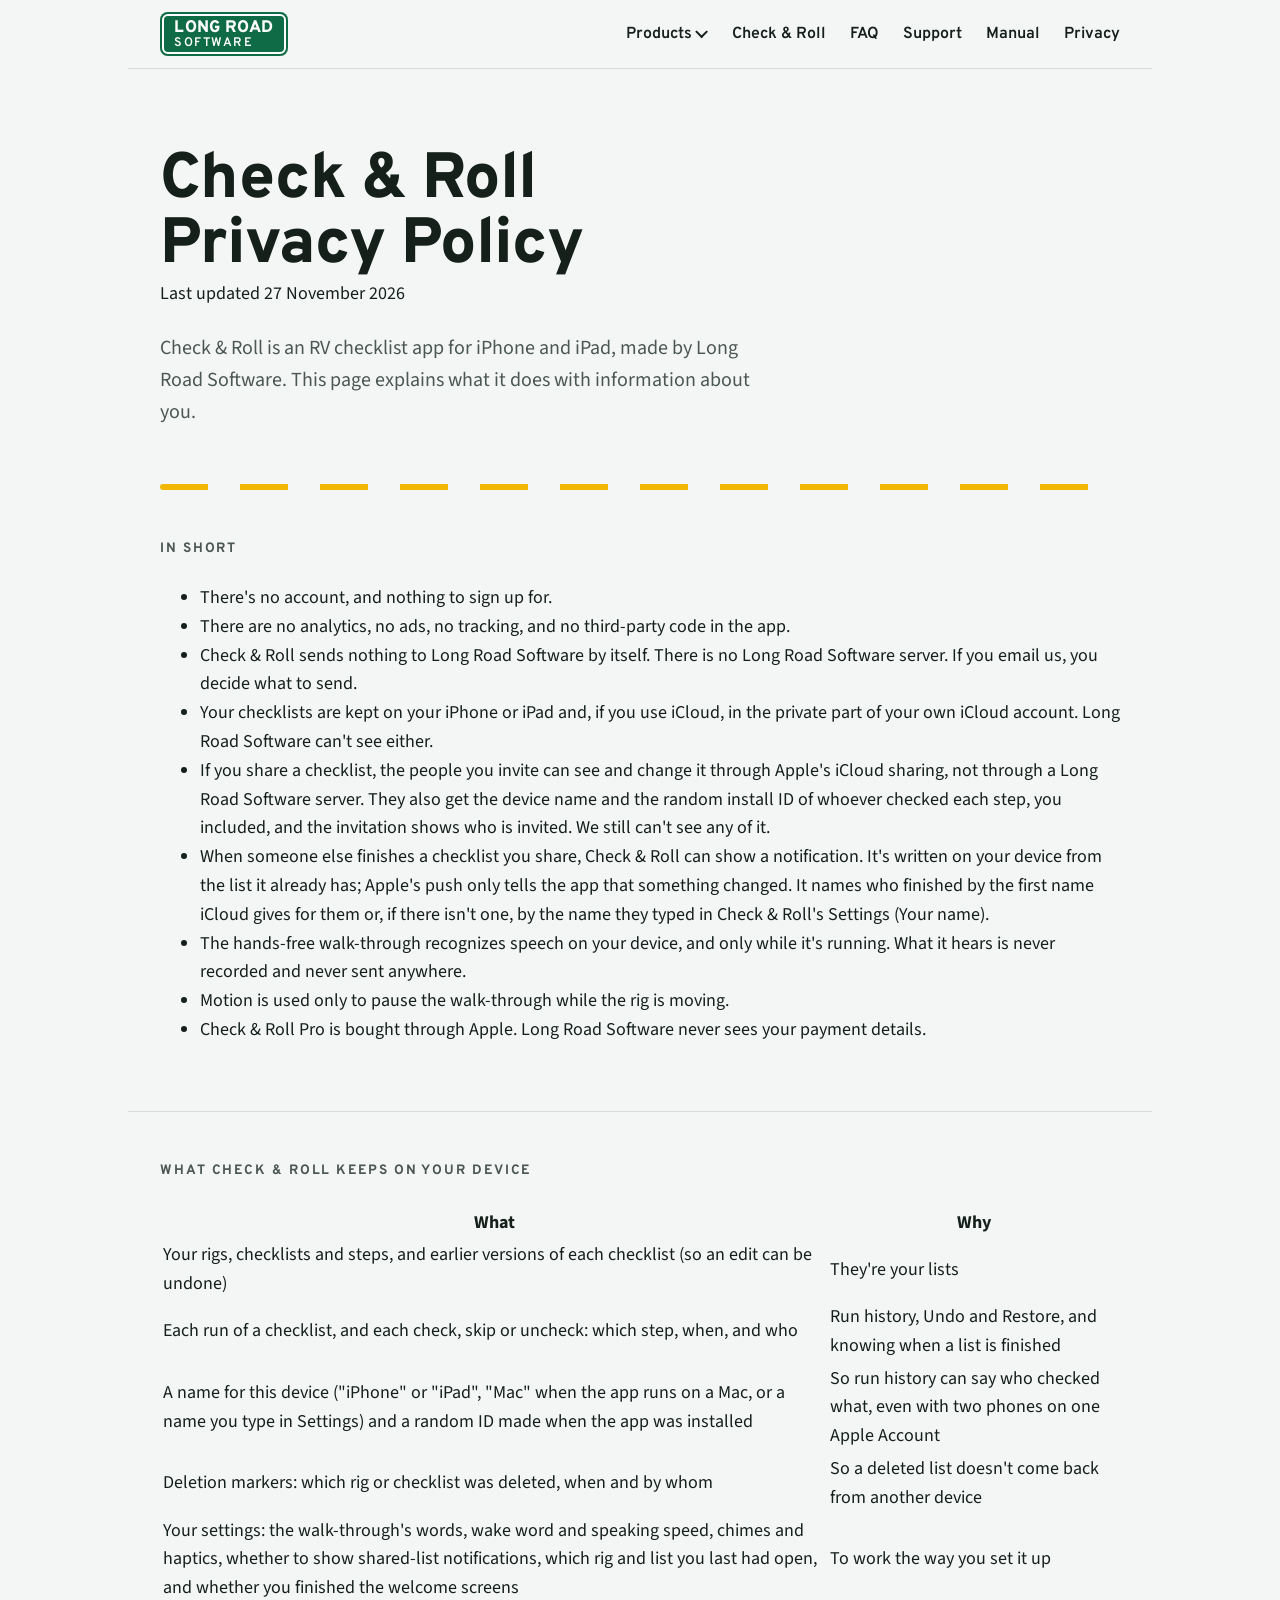
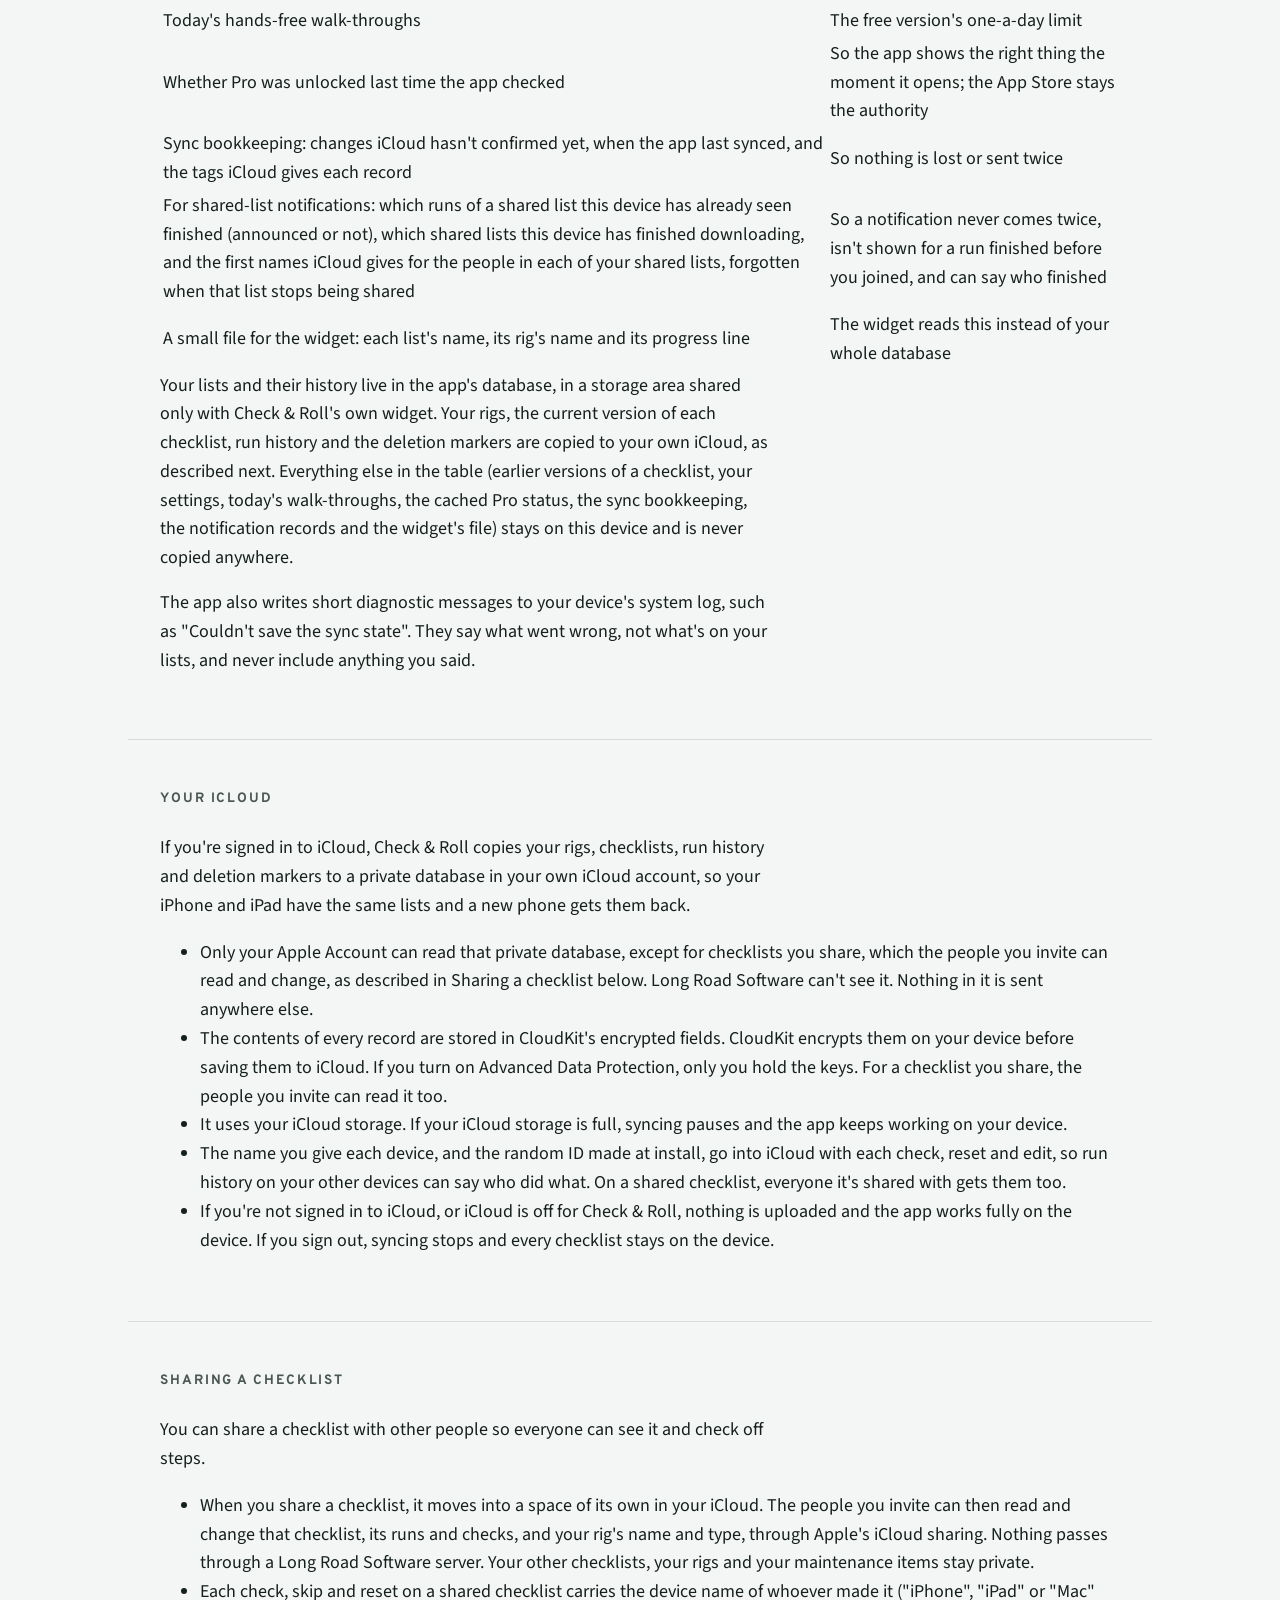
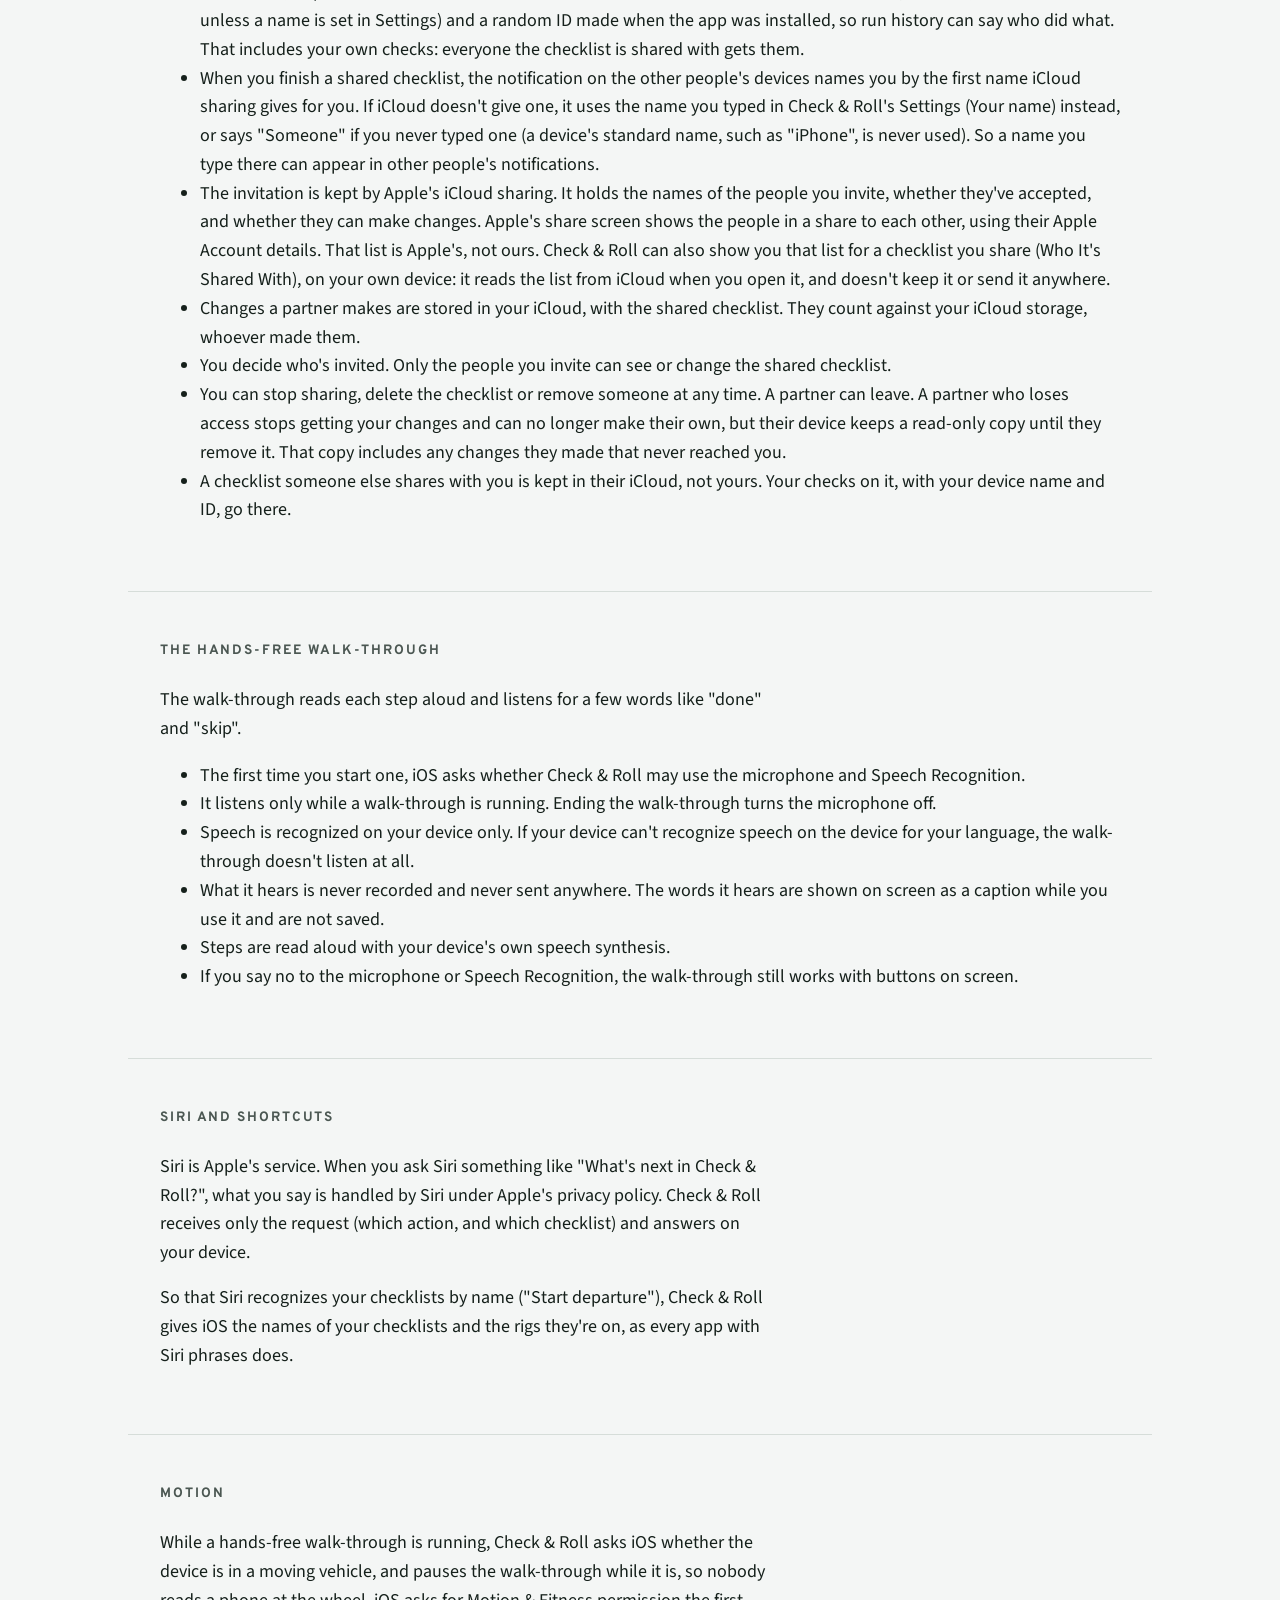
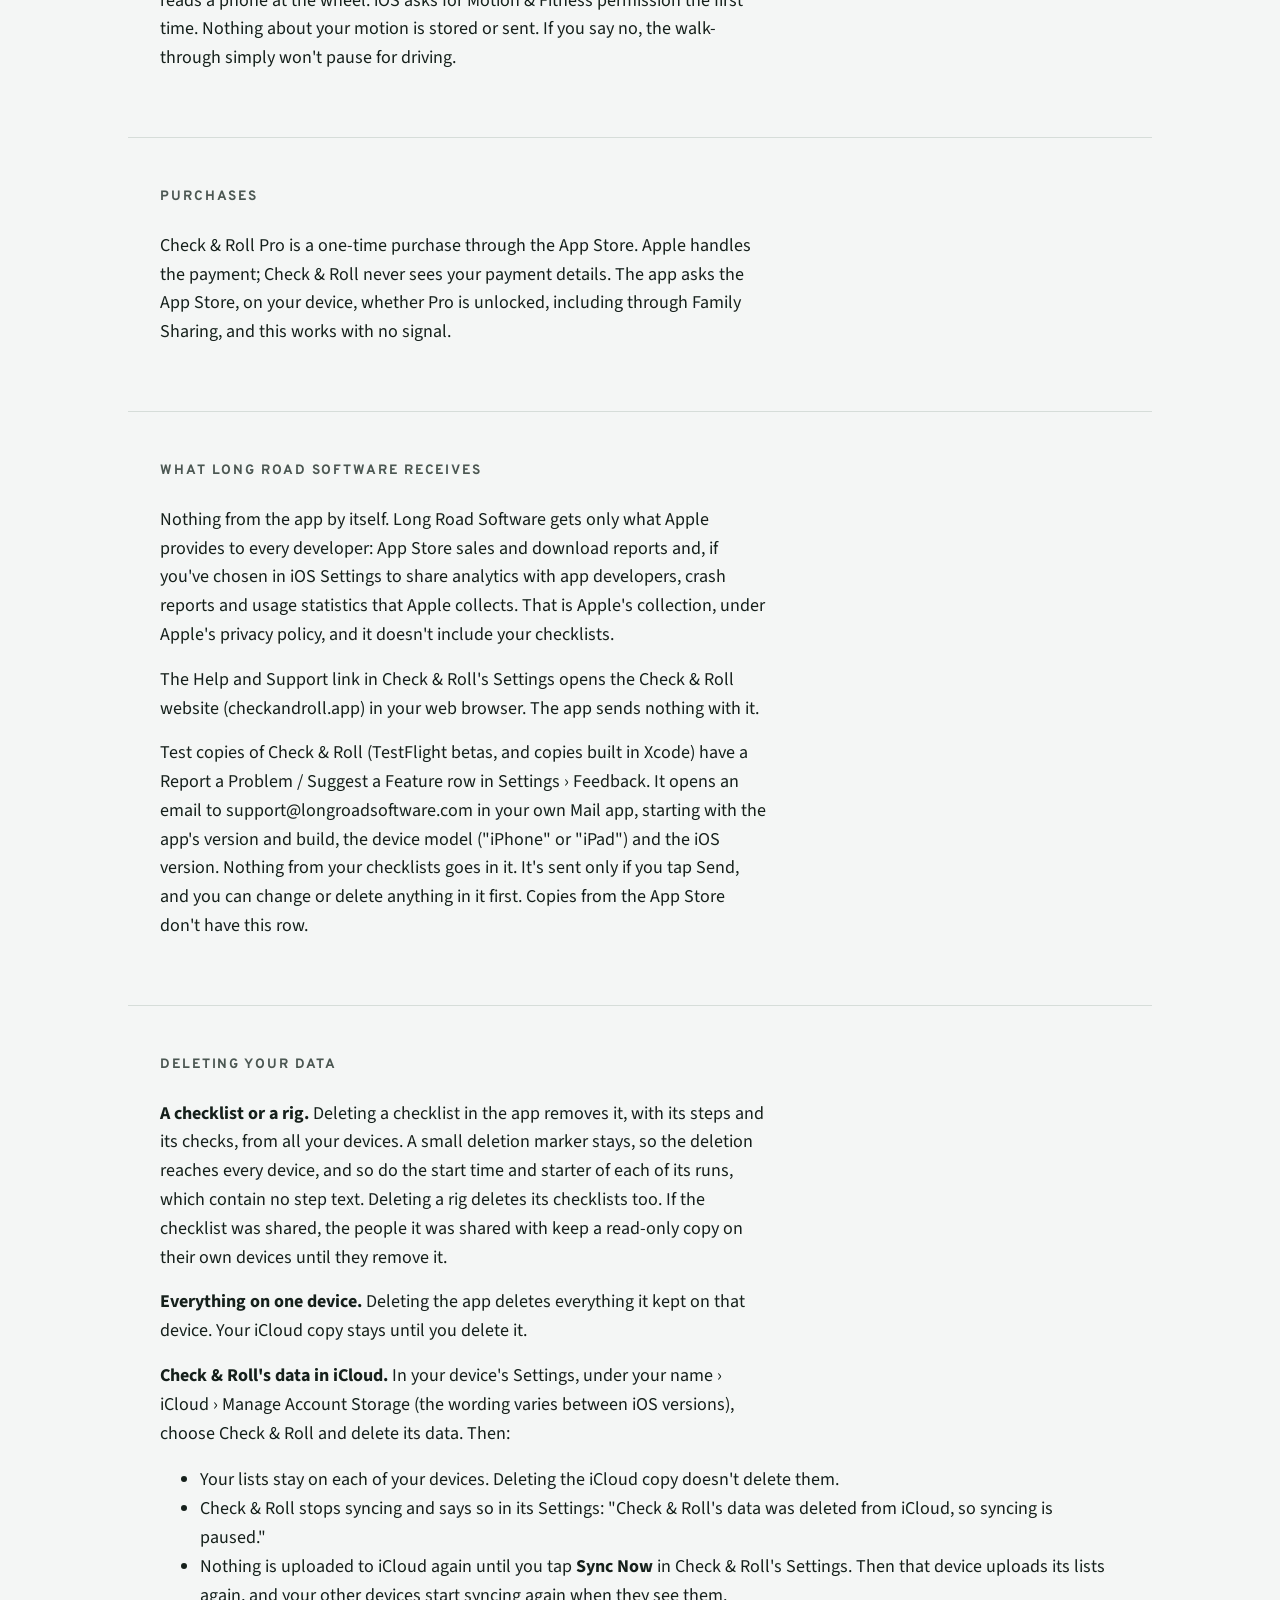
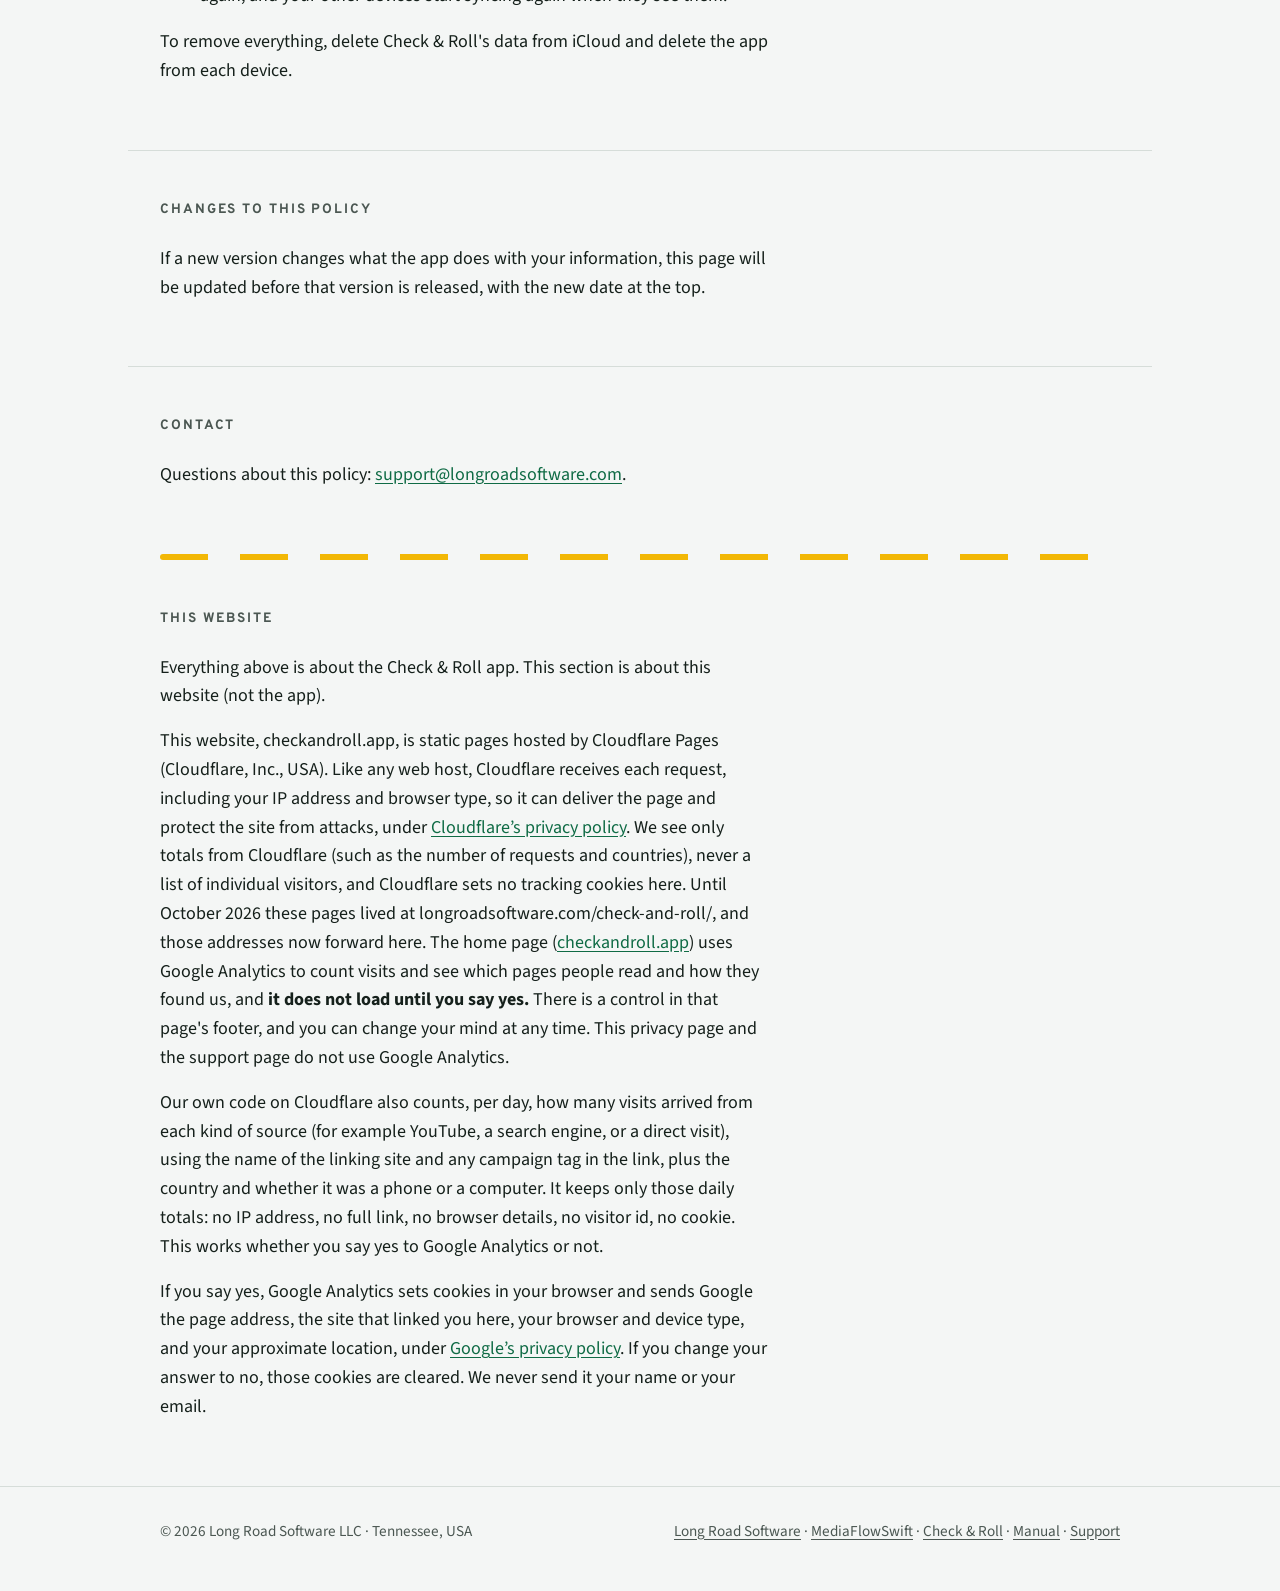
<file: privacy/index.html>
<!doctype html>
<html lang="en">
<head>
<meta charset="utf-8">
<meta name="viewport" content="width=device-width, initial-scale=1">
<title>Check &amp; Roll Privacy Policy — Long Road Software</title>
<meta name="description" content="How Check & Roll handles your information: no account, no Long Road Software server, and the app sends nothing to Long Road Software by itself.">
<link rel="canonical" href="https://checkandroll.app/privacy/">
<link rel="icon" href="/favicon.svg" type="image/svg+xml">
<meta property="og:type" content="website">
<meta property="og:site_name" content="Check &amp; Roll">
<meta property="og:title" content="Check & Roll Privacy Policy — Long Road Software">
<meta property="og:description" content="How Check & Roll handles your information: no account, no Long Road Software server, and the app sends nothing to Long Road Software by itself.">
<meta property="og:url" content="https://checkandroll.app/privacy/">
<meta property="og:image" content="https://checkandroll.app/images/og-image.png">
<meta property="og:image:width" content="1200">
<meta property="og:image:height" content="630">
<meta name="twitter:card" content="summary_large_image">
<link rel="preconnect" href="https://fonts.googleapis.com">
<link rel="preconnect" href="https://fonts.gstatic.com" crossorigin>
<link rel="stylesheet" href="https://fonts.googleapis.com/css2?family=Overpass:wght@600;700;800&family=Overpass+Mono:wght@500&family=Source+Sans+3:wght@400;600&display=swap">
<link rel="stylesheet" href="/site.css">
<script type="application/ld+json">
{"@context":"https://schema.org","@graph":[
{"@type":"BreadcrumbList","itemListElement":[
{"@type":"ListItem","position":1,"name":"Check & Roll","item":"https://checkandroll.app/"},
{"@type":"ListItem","position":2,"name":"Privacy","item":"https://checkandroll.app/privacy/"}
]}
]}
</script>
</head>
<body>
<header class="top wrap">
  <a class="sign" href="https://longroadsoftware.com/" aria-label="Long Road Software, home"><span>Long Road</span><span>Software</span></a>
  <nav aria-label="Sections">
    <details class="menu-drop">
      <summary>Products</summary>
      <div class="menu-panel">
        <a href="https://mediaflowswift.com/"><strong>MediaFlowSwift</strong><span>Footage manager for Mac</span></a>
        <a href="https://checkandroll.app/" aria-current="page"><strong>Check &amp; Roll</strong><span>RV checklists for iPhone and iPad</span></a>
        <a href="https://longroadsoftware.com/proof-copy/"><strong>Proof Copy</strong><span>Coming soon</span></a>
      </div>
    </details>
    <a href="/">Check &amp; Roll</a>
    <a href="/faq/">FAQ</a>
    <a href="/support/">Support</a>
    <a href="/manual/">Manual</a>
    <a href="/privacy/" aria-current="page">Privacy</a>
  </nav>
</header>

<main>
  <div class="wrap hero">
    <h1>Check &amp; Roll Privacy Policy</h1>
    <p>Last updated 27 November 2026</p>
    <p class="lede">Check &amp; Roll is an RV checklist app for iPhone and iPad, made by Long Road Software. This page explains what it does with information about you.</p>
  </div>

  <div class="wrap"><div class="centerline" aria-hidden="true"></div></div>

  <section class="wrap" aria-labelledby="short-title">
    <h2 id="short-title">In short</h2>
    <ul>
      <li>There's no account, and nothing to sign up for.</li>
      <li>There are no analytics, no ads, no tracking, and no third-party code in the app.</li>
      <li>Check &amp; Roll sends nothing to Long Road Software by itself. There is no Long Road Software server. If you email us, you decide what to send.</li>
      <li>Your checklists are kept on your iPhone or iPad and, if you use iCloud, in the private part of your own iCloud account. Long Road Software can't see either.</li>
      <li>If you share a checklist, the people you invite can see and change it through Apple's iCloud sharing, not through a Long Road Software server. They also get the device name and the random install ID of whoever checked each step, you included, and the invitation shows who is invited. We still can't see any of it.</li>
      <li>When someone else finishes a checklist you share, Check &amp; Roll can show a notification. It's written on your device from the list it already has; Apple's push only tells the app that something changed. It names who finished by the first name iCloud gives for them or, if there isn't one, by the name they typed in Check &amp; Roll's Settings (Your name).</li>
      <li>The hands-free walk-through recognizes speech on your device, and only while it's running. What it hears is never recorded and never sent anywhere.</li>
      <li>Motion is used only to pause the walk-through while the rig is moving.</li>
      <li>Check &amp; Roll Pro is bought through Apple. Long Road Software never sees your payment details.</li>
    </ul>
  </section>

  <section class="wrap" aria-labelledby="device-title">
    <h2 id="device-title">What Check &amp; Roll keeps on your device</h2>
    <table>
      <thead><tr><th>What</th><th>Why</th></tr></thead>
      <tbody>
        <tr><td>Your rigs, checklists and steps, and earlier versions of each checklist (so an edit can be undone)</td><td>They're your lists</td></tr>
        <tr><td>Each run of a checklist, and each check, skip or uncheck: which step, when, and who</td><td>Run history, Undo and Restore, and knowing when a list is finished</td></tr>
        <tr><td>A name for this device ("iPhone" or "iPad", "Mac" when the app runs on a Mac, or a name you type in Settings) and a random ID made when the app was installed</td><td>So run history can say who checked what, even with two phones on one Apple Account</td></tr>
        <tr><td>Deletion markers: which rig or checklist was deleted, when and by whom</td><td>So a deleted list doesn't come back from another device</td></tr>
        <tr><td>Your settings: the walk-through's words, wake word and speaking speed, chimes and haptics, whether to show shared-list notifications, which rig and list you last had open, and whether you finished the welcome screens</td><td>To work the way you set it up</td></tr>
        <tr><td>Today's hands-free walk-throughs</td><td>The free version's one-a-day limit</td></tr>
        <tr><td>Whether Pro was unlocked last time the app checked</td><td>So the app shows the right thing the moment it opens; the App Store stays the authority</td></tr>
        <tr><td>Sync bookkeeping: changes iCloud hasn't confirmed yet, when the app last synced, and the tags iCloud gives each record</td><td>So nothing is lost or sent twice</td></tr>
        <tr><td>For shared-list notifications: which runs of a shared list this device has already seen finished (announced or not), which shared lists this device has finished downloading, and the first names iCloud gives for the people in each of your shared lists, forgotten when that list stops being shared</td><td>So a notification never comes twice, isn't shown for a run finished before you joined, and can say who finished</td></tr>
        <tr><td>A small file for the widget: each list's name, its rig's name and its progress line</td><td>The widget reads this instead of your whole database</td></tr>
      </tbody>
    </table>
    <p>Your lists and their history live in the app's database, in a storage area shared only with Check &amp; Roll's own widget. Your rigs, the current version of each checklist, run history and the deletion markers are copied to your own iCloud, as described next. Everything else in the table (earlier versions of a checklist, your settings, today's walk-throughs, the cached Pro status, the sync bookkeeping, the notification records and the widget's file) stays on this device and is never copied anywhere.</p>
    <p>The app also writes short diagnostic messages to your device's system log, such as "Couldn't save the sync state". They say what went wrong, not what's on your lists, and never include anything you said.</p>
  </section>

  <section class="wrap" aria-labelledby="icloud-title">
    <h2 id="icloud-title">Your iCloud</h2>
    <p>If you're signed in to iCloud, Check &amp; Roll copies your rigs, checklists, run history and deletion markers to a private database in your own iCloud account, so your iPhone and iPad have the same lists and a new phone gets them back.</p>
    <ul>
      <li>Only your Apple Account can read that private database, except for checklists you share, which the people you invite can read and change, as described in Sharing a checklist below. Long Road Software can't see it. Nothing in it is sent anywhere else.</li>
      <li>The contents of every record are stored in CloudKit's encrypted fields. CloudKit encrypts them on your device before saving them to iCloud. If you turn on Advanced Data Protection, only you hold the keys. For a checklist you share, the people you invite can read it too.</li>
      <li>It uses your iCloud storage. If your iCloud storage is full, syncing pauses and the app keeps working on your device.</li>
      <li>The name you give each device, and the random ID made at install, go into iCloud with each check, reset and edit, so run history on your other devices can say who did what. On a shared checklist, everyone it's shared with gets them too.</li>
      <li>If you're not signed in to iCloud, or iCloud is off for Check &amp; Roll, nothing is uploaded and the app works fully on the device. If you sign out, syncing stops and every checklist stays on the device.</li>
    </ul>
  </section>

  <section class="wrap" aria-labelledby="sharing-title">
    <h2 id="sharing-title">Sharing a checklist</h2>
    <p>You can share a checklist with other people so everyone can see it and check off steps.</p>
    <ul>
      <li>When you share a checklist, it moves into a space of its own in your iCloud. The people you invite can then read and change that checklist, its runs and checks, and your rig's name and type, through Apple's iCloud sharing. Nothing passes through a Long Road Software server. Your other checklists, your rigs and your maintenance items stay private.</li>
      <li>Each check, skip and reset on a shared checklist carries the device name of whoever made it ("iPhone", "iPad" or "Mac" unless a name is set in Settings) and a random ID made when the app was installed, so run history can say who did what. That includes your own checks: everyone the checklist is shared with gets them.</li>
      <li>When you finish a shared checklist, the notification on the other people's devices names you by the first name iCloud sharing gives for you. If iCloud doesn't give one, it uses the name you typed in Check &amp; Roll's Settings (Your name) instead, or says "Someone" if you never typed one (a device's standard name, such as "iPhone", is never used). So a name you type there can appear in other people's notifications.</li>
      <li>The invitation is kept by Apple's iCloud sharing. It holds the names of the people you invite, whether they've accepted, and whether they can make changes. Apple's share screen shows the people in a share to each other, using their Apple Account details. That list is Apple's, not ours. Check &amp; Roll can also show you that list for a checklist you share (Who It's Shared With), on your own device: it reads the list from iCloud when you open it, and doesn't keep it or send it anywhere.</li>
      <li>Changes a partner makes are stored in your iCloud, with the shared checklist. They count against your iCloud storage, whoever made them.</li>
      <li>You decide who's invited. Only the people you invite can see or change the shared checklist.</li>
      <li>You can stop sharing, delete the checklist or remove someone at any time. A partner can leave. A partner who loses access stops getting your changes and can no longer make their own, but their device keeps a read-only copy until they remove it. That copy includes any changes they made that never reached you.</li>
      <li>A checklist someone else shares with you is kept in their iCloud, not yours. Your checks on it, with your device name and ID, go there.</li>
    </ul>
  </section>

  <section class="wrap" aria-labelledby="walkthrough-title">
    <h2 id="walkthrough-title">The hands-free walk-through</h2>
    <p>The walk-through reads each step aloud and listens for a few words like "done" and "skip".</p>
    <ul>
      <li>The first time you start one, iOS asks whether Check &amp; Roll may use the microphone and Speech Recognition.</li>
      <li>It listens only while a walk-through is running. Ending the walk-through turns the microphone off.</li>
      <li>Speech is recognized on your device only. If your device can't recognize speech on the device for your language, the walk-through doesn't listen at all.</li>
      <li>What it hears is never recorded and never sent anywhere. The words it hears are shown on screen as a caption while you use it and are not saved.</li>
      <li>Steps are read aloud with your device's own speech synthesis.</li>
      <li>If you say no to the microphone or Speech Recognition, the walk-through still works with buttons on screen.</li>
    </ul>
  </section>

  <section class="wrap" aria-labelledby="siri-title">
    <h2 id="siri-title">Siri and Shortcuts</h2>
    <p>Siri is Apple's service. When you ask Siri something like "What's next in Check &amp; Roll?", what you say is handled by Siri under Apple's privacy policy. Check &amp; Roll receives only the request (which action, and which checklist) and answers on your device.</p>
    <p>So that Siri recognizes your checklists by name ("Start departure"), Check &amp; Roll gives iOS the names of your checklists and the rigs they're on, as every app with Siri phrases does.</p>
  </section>

  <section class="wrap" aria-labelledby="motion-title">
    <h2 id="motion-title">Motion</h2>
    <p>While a hands-free walk-through is running, Check &amp; Roll asks iOS whether the device is in a moving vehicle, and pauses the walk-through while it is, so nobody reads a phone at the wheel. iOS asks for Motion &amp; Fitness permission the first time. Nothing about your motion is stored or sent. If you say no, the walk-through simply won't pause for driving.</p>
  </section>

  <section class="wrap" aria-labelledby="purchases-title">
    <h2 id="purchases-title">Purchases</h2>
    <p>Check &amp; Roll Pro is a one-time purchase through the App Store. Apple handles the payment; Check &amp; Roll never sees your payment details. The app asks the App Store, on your device, whether Pro is unlocked, including through Family Sharing, and this works with no signal.</p>
  </section>

  <section class="wrap" aria-labelledby="receives-title">
    <h2 id="receives-title">What Long Road Software receives</h2>
    <p>Nothing from the app by itself. Long Road Software gets only what Apple provides to every developer: App Store sales and download reports and, if you've chosen in iOS Settings to share analytics with app developers, crash reports and usage statistics that Apple collects. That is Apple's collection, under Apple's privacy policy, and it doesn't include your checklists.</p>
    <p>The Help and Support link in Check &amp; Roll's Settings opens the Check &amp; Roll website (checkandroll.app) in your web browser. The app sends nothing with it.</p>
    <p>Test copies of Check &amp; Roll (TestFlight betas, and copies built in Xcode) have a Report a Problem / Suggest a Feature row in Settings › Feedback. It opens an email to support@longroadsoftware.com in your own Mail app, starting with the app's version and build, the device model ("iPhone" or "iPad") and the iOS version. Nothing from your checklists goes in it. It's sent only if you tap Send, and you can change or delete anything in it first. Copies from the App Store don't have this row.</p>
  </section>

  <section class="wrap" aria-labelledby="deleting-title">
    <h2 id="deleting-title">Deleting your data</h2>
    <p><strong>A checklist or a rig.</strong> Deleting a checklist in the app removes it, with its steps and its checks, from all your devices. A small deletion marker stays, so the deletion reaches every device, and so do the start time and starter of each of its runs, which contain no step text. Deleting a rig deletes its checklists too. If the checklist was shared, the people it was shared with keep a read-only copy on their own devices until they remove it.</p>
    <p><strong>Everything on one device.</strong> Deleting the app deletes everything it kept on that device. Your iCloud copy stays until you delete it.</p>
    <p><strong>Check &amp; Roll's data in iCloud.</strong> In your device's Settings, under your name › iCloud › Manage Account Storage (the wording varies between iOS versions), choose Check &amp; Roll and delete its data. Then:</p>
    <ul>
      <li>Your lists stay on each of your devices. Deleting the iCloud copy doesn't delete them.</li>
      <li>Check &amp; Roll stops syncing and says so in its Settings: "Check &amp; Roll's data was deleted from iCloud, so syncing is paused."</li>
      <li>Nothing is uploaded to iCloud again until you tap <strong>Sync Now</strong> in Check &amp; Roll's Settings. Then that device uploads its lists again, and your other devices start syncing again when they see them.</li>
    </ul>
    <p>To remove everything, delete Check &amp; Roll's data from iCloud and delete the app from each device.</p>
  </section>

  <section class="wrap" aria-labelledby="changes-title">
    <h2 id="changes-title">Changes to this policy</h2>
    <p>If a new version changes what the app does with your information, this page will be updated before that version is released, with the new date at the top.</p>
  </section>

  <section class="wrap" aria-labelledby="contact-title">
    <h2 id="contact-title">Contact</h2>
    <p>Questions about this policy: <a href="mailto:support@longroadsoftware.com">support@longroadsoftware.com</a>.</p>
  </section>

  <div class="wrap"><div class="centerline" aria-hidden="true"></div></div>

  <section class="wrap" aria-labelledby="website-title">
    <h2 id="website-title">This website</h2>
    <p>Everything above is about the Check &amp; Roll app. This section is about this website (not the app).</p>
    <p>This website, checkandroll.app, is static pages hosted by Cloudflare Pages (Cloudflare, Inc., USA). Like any web host, Cloudflare receives each request, including your IP address and browser type, so it can deliver the page and protect the site from attacks, under <a href="https://www.cloudflare.com/privacypolicy/">Cloudflare&rsquo;s privacy policy</a>. We see only totals from Cloudflare (such as the number of requests and countries), never a list of individual visitors, and Cloudflare sets no tracking cookies here. Until October 2026 these pages lived at longroadsoftware.com/check-and-roll/, and those addresses now forward here. The home page (<a href="/">checkandroll.app</a>) uses Google Analytics to count visits and see which pages people read and how they found us, and <strong>it does not load until you say yes.</strong> There is a control in that page's footer, and you can change your mind at any time. This privacy page and the support page do not use Google Analytics.</p>
    <p>Our own code on Cloudflare also counts, per day, how many visits arrived from each kind of source (for example YouTube, a search engine, or a direct visit), using the name of the linking site and any campaign tag in the link, plus the country and whether it was a phone or a computer. It keeps only those daily totals: no IP address, no full link, no browser details, no visitor id, no cookie. This works whether you say yes to Google Analytics or not.</p>
    <p>If you say yes, Google Analytics sets cookies in your browser and sends Google the page address, the site that linked you here, your browser and device type, and your approximate location, under <a href="https://policies.google.com/privacy">Google&rsquo;s privacy policy</a>. If you change your answer to no, those cookies are cleared. We never send it your name or your email.</p>
  </section>
</main>

<footer>
  <div class="wrap">
    <span>&copy; 2026 Long Road Software LLC &middot; Tennessee, USA</span>
    <span><a href="https://longroadsoftware.com/">Long Road Software</a> &middot; <a href="https://mediaflowswift.com/">MediaFlowSwift</a> &middot; <a href="/">Check &amp; Roll</a> &middot; <a href="/manual/">Manual</a> &middot; <a href="/support/">Support</a></span>
  </div>
</footer>
</body>
</html>
</file>
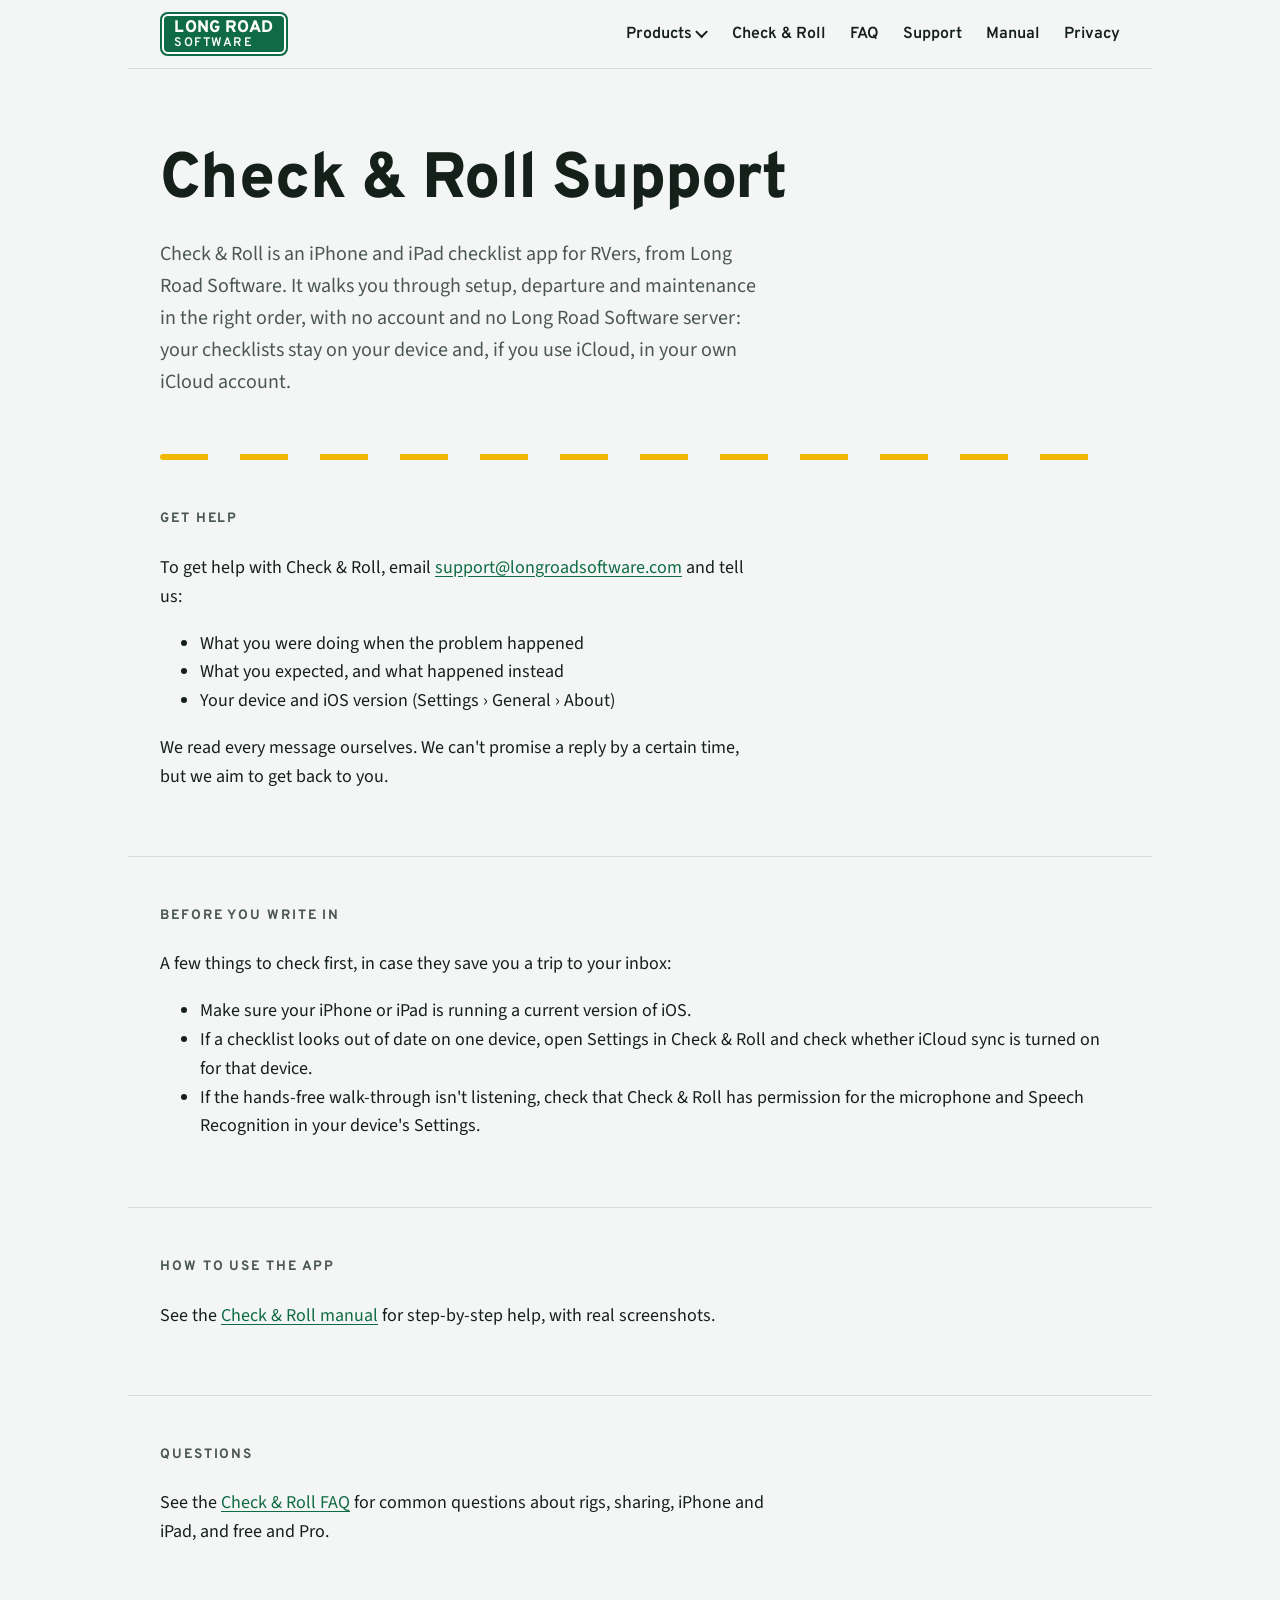
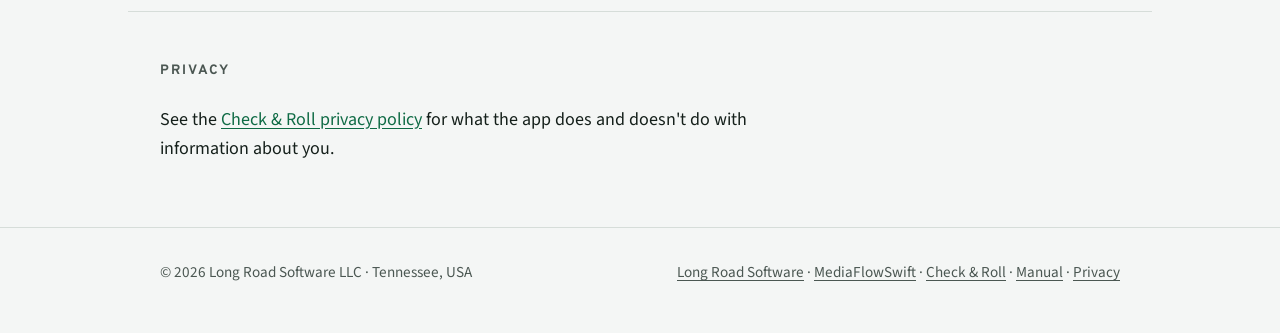
<file: support/index.html>
<!doctype html>
<html lang="en">
<head>
<meta charset="utf-8">
<meta name="viewport" content="width=device-width, initial-scale=1">
<title>Check &amp; Roll Support — Long Road Software</title>
<meta name="description" content="Get help with Check & Roll, the RV checklist app for iPhone and iPad from Long Road Software.">
<link rel="canonical" href="https://checkandroll.app/support/">
<link rel="icon" href="/favicon.svg" type="image/svg+xml">
<meta property="og:type" content="website">
<meta property="og:site_name" content="Check &amp; Roll">
<meta property="og:title" content="Check & Roll Support — Long Road Software">
<meta property="og:description" content="Get help with Check & Roll, the RV checklist app for iPhone and iPad from Long Road Software.">
<meta property="og:url" content="https://checkandroll.app/support/">
<meta property="og:image" content="https://checkandroll.app/images/og-image.png">
<meta property="og:image:width" content="1200">
<meta property="og:image:height" content="630">
<meta name="twitter:card" content="summary_large_image">
<link rel="preconnect" href="https://fonts.googleapis.com">
<link rel="preconnect" href="https://fonts.gstatic.com" crossorigin>
<link rel="stylesheet" href="https://fonts.googleapis.com/css2?family=Overpass:wght@600;700;800&family=Overpass+Mono:wght@500&family=Source+Sans+3:wght@400;600&display=swap">
<link rel="stylesheet" href="/site.css">
<script type="application/ld+json">
{"@context":"https://schema.org","@graph":[
{"@type":"BreadcrumbList","itemListElement":[
{"@type":"ListItem","position":1,"name":"Check & Roll","item":"https://checkandroll.app/"},
{"@type":"ListItem","position":2,"name":"Support","item":"https://checkandroll.app/support/"}
]},
{"@type":"FAQPage","mainEntity":[
{"@type":"Question","name":"How do I get support for Check & Roll?","acceptedAnswer":{"@type":"Answer","text":"Email support@longroadsoftware.com and tell us what you were doing, what you expected, and your device's iOS version. We read every message ourselves."}},
{"@type":"Question","name":"What should I check before contacting Check & Roll support?","acceptedAnswer":{"@type":"Answer","text":"Make sure your iPhone or iPad is running a current version of iOS, check that iCloud sync is turned on in Settings if a checklist looks out of date, and check that Check & Roll has microphone and Speech Recognition permission if the hands-free walk-through isn't listening."}},
{"@type":"Question","name":"Where do I find step-by-step instructions for Check & Roll?","acceptedAnswer":{"@type":"Answer","text":"See the Check & Roll manual at checkandroll.app/manual/ for step-by-step help with real screenshots from the app."}},
{"@type":"Question","name":"Where can I find answers to common Check & Roll questions?","acceptedAnswer":{"@type":"Answer","text":"See the Check & Roll FAQ at checkandroll.app/faq/ for common questions about rigs, sharing, iPhone and iPad, and free and Pro."}}
]}
]}
</script>
</head>
<body>
<header class="top wrap">
  <a class="sign" href="https://longroadsoftware.com/" aria-label="Long Road Software, home"><span>Long Road</span><span>Software</span></a>
  <nav aria-label="Sections">
    <details class="menu-drop">
      <summary>Products</summary>
      <div class="menu-panel">
        <a href="https://mediaflowswift.com/"><strong>MediaFlowSwift</strong><span>Footage manager for Mac</span></a>
        <a href="https://checkandroll.app/" aria-current="page"><strong>Check &amp; Roll</strong><span>RV checklists for iPhone and iPad</span></a>
        <a href="https://longroadsoftware.com/proof-copy/"><strong>Proof Copy</strong><span>Coming soon</span></a>
      </div>
    </details>
    <a href="/">Check &amp; Roll</a>
    <a href="/faq/">FAQ</a>
    <a href="/support/" aria-current="page">Support</a>
    <a href="/manual/">Manual</a>
    <a href="/privacy/">Privacy</a>
  </nav>
</header>

<main>
  <div class="wrap hero">
    <h1>Check &amp; Roll Support</h1>
    <p class="lede">Check &amp; Roll is an iPhone and iPad checklist app for RVers, from Long Road Software. It walks you through setup, departure and maintenance in the right order, with no account and no Long Road Software server: your checklists stay on your device and, if you use iCloud, in your own iCloud account.</p>
  </div>

  <div class="wrap"><div class="centerline" aria-hidden="true"></div></div>

  <section class="wrap" aria-labelledby="help-title">
    <h2 id="help-title">Get help</h2>
    <p>To get help with Check &amp; Roll, email <a href="mailto:support@longroadsoftware.com">support@longroadsoftware.com</a> and tell us:</p>
    <ul>
      <li>What you were doing when the problem happened</li>
      <li>What you expected, and what happened instead</li>
      <li>Your device and iOS version (Settings › General › About)</li>
    </ul>
    <p>We read every message ourselves. We can't promise a reply by a certain time, but we aim to get back to you.</p>
  </section>

  <section class="wrap" aria-labelledby="before-title">
    <h2 id="before-title">Before you write in</h2>
    <p>A few things to check first, in case they save you a trip to your inbox:</p>
    <ul>
      <li>Make sure your iPhone or iPad is running a current version of iOS.</li>
      <li>If a checklist looks out of date on one device, open Settings in Check &amp; Roll and check whether iCloud sync is turned on for that device.</li>
      <li>If the hands-free walk-through isn't listening, check that Check &amp; Roll has permission for the microphone and Speech Recognition in your device's Settings.</li>
    </ul>
  </section>

  <section class="wrap" aria-labelledby="manual-title">
    <h2 id="manual-title">How to use the app</h2>
    <p>See the <a href="/manual/">Check &amp; Roll manual</a> for step-by-step help, with real screenshots.</p>
  </section>

  <section class="wrap" aria-labelledby="faq-title">
    <h2 id="faq-title">Questions</h2>
    <p>See the <a href="/faq/">Check &amp; Roll FAQ</a> for common questions about rigs, sharing, iPhone and iPad, and free and Pro.</p>
  </section>

  <section class="wrap" aria-labelledby="privacy-title">
    <h2 id="privacy-title">Privacy</h2>
    <p>See the <a href="/privacy/">Check &amp; Roll privacy policy</a> for what the app does and doesn't do with information about you.</p>
  </section>
</main>

<footer>
  <div class="wrap">
    <span>&copy; 2026 Long Road Software LLC &middot; Tennessee, USA</span>
    <span><a href="https://longroadsoftware.com/">Long Road Software</a> &middot; <a href="https://mediaflowswift.com/">MediaFlowSwift</a> &middot; <a href="/">Check &amp; Roll</a> &middot; <a href="/manual/">Manual</a> &middot; <a href="/privacy/">Privacy</a></span>
  </div>
</footer>
</body>
</html>
</file>
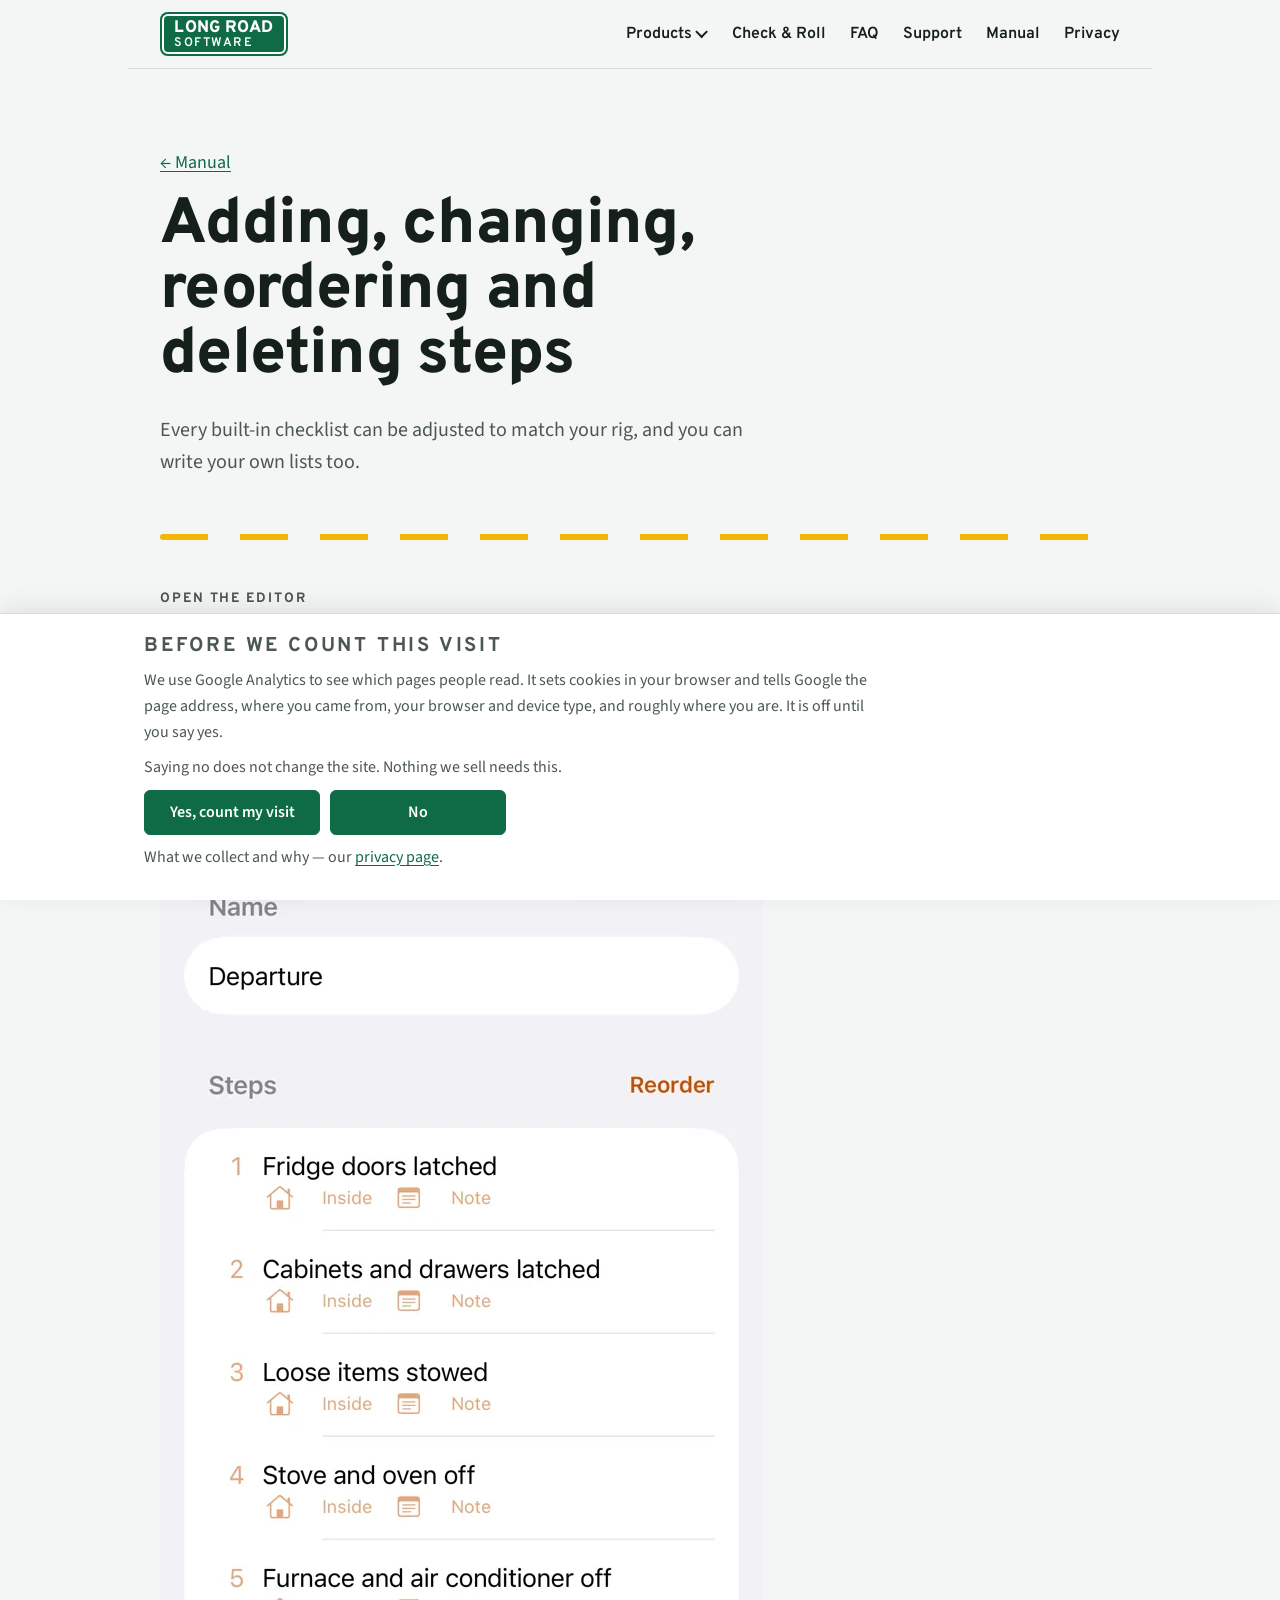
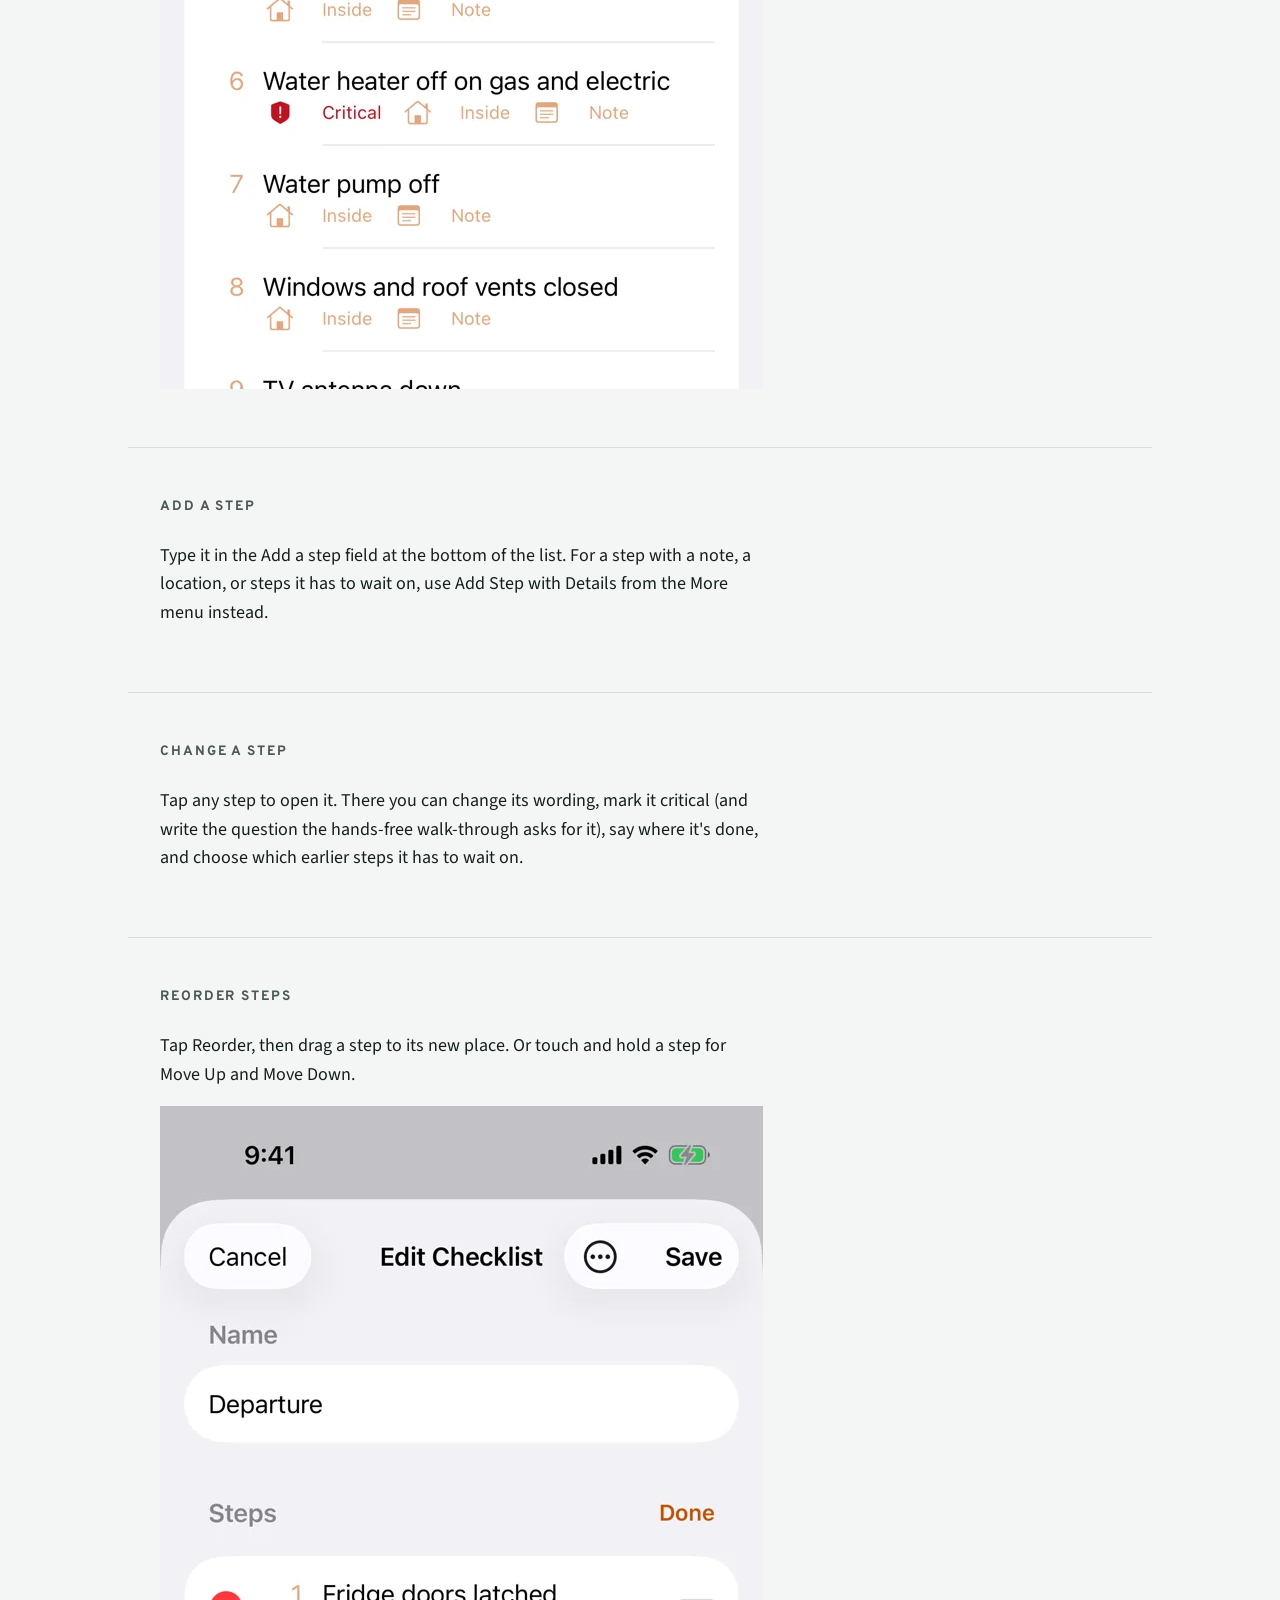
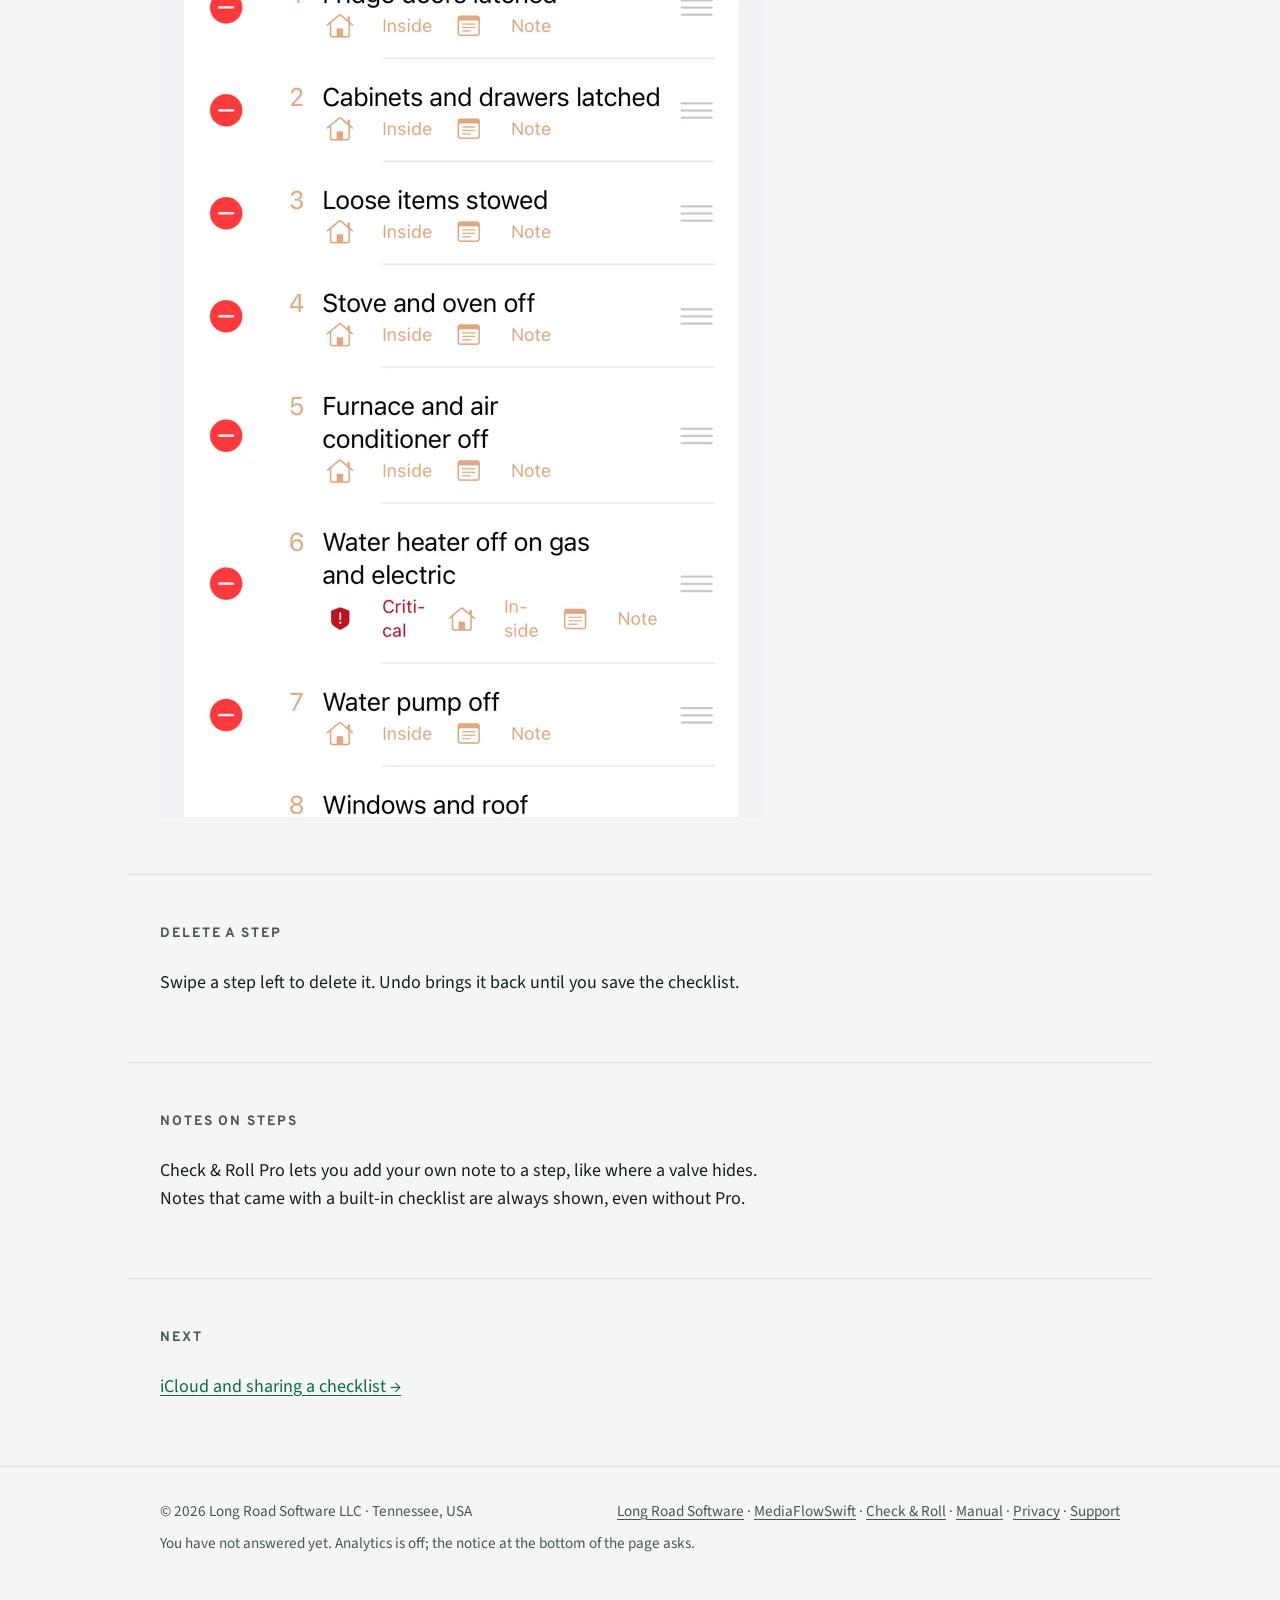
<file: manual/editing-steps/index.html>
<!doctype html>
<html lang="en">
<head>
<meta charset="utf-8">
<meta name="viewport" content="width=device-width, initial-scale=1">
<title>Adding, Changing, Reordering and Deleting Steps — Check &amp; Roll Manual</title>
<meta name="description" content="How to make a Check & Roll checklist match your rig: add, change, reorder and delete steps.">
<link rel="canonical" href="https://checkandroll.app/manual/editing-steps/">
<link rel="icon" href="/favicon.svg" type="image/svg+xml">
<meta property="og:type" content="website">
<meta property="og:site_name" content="Check &amp; Roll">
<meta property="og:title" content="Adding, Changing, Reordering and Deleting Steps — Check &amp; Roll Manual">
<meta property="og:description" content="How to make a Check & Roll checklist match your rig: add, change, reorder and delete steps.">
<meta property="og:url" content="https://checkandroll.app/manual/editing-steps/">
<meta property="og:image" content="https://checkandroll.app/images/og-image.png">
<meta property="og:image:width" content="1200">
<meta property="og:image:height" content="630">
<meta name="twitter:card" content="summary_large_image">
<link rel="preconnect" href="https://fonts.googleapis.com">
<link rel="preconnect" href="https://fonts.gstatic.com" crossorigin>
<link rel="stylesheet" href="https://fonts.googleapis.com/css2?family=Overpass:wght@600;700;800&family=Overpass+Mono:wght@500&family=Source+Sans+3:wght@400;600&display=swap">
<link rel="stylesheet" href="/site.css">
<script type="application/ld+json">
{"@context":"https://schema.org","@graph":[
{"@type":"BreadcrumbList","itemListElement":[
{"@type":"ListItem","position":1,"name":"Check & Roll","item":"https://checkandroll.app/"},
{"@type":"ListItem","position":2,"name":"Manual","item":"https://checkandroll.app/manual/"},
{"@type":"ListItem","position":3,"name":"Adding, changing, reordering and deleting steps","item":"https://checkandroll.app/manual/editing-steps/"}
]}
]}
</script>
<!-- Analytics, off until the visitor says yes. See the privacy page. -->
<script src="/analytics.js" data-ga="G-JJ2YWG9MQ6" data-privacy="https://checkandroll.app/privacy/" defer></script>
</head>
<body>
<header class="top wrap">
  <a class="sign" href="https://longroadsoftware.com/" aria-label="Long Road Software, home"><span>Long Road</span><span>Software</span></a>
  <nav aria-label="Sections">
    <details class="menu-drop">
      <summary>Products</summary>
      <div class="menu-panel">
        <a href="https://mediaflowswift.com/"><strong>MediaFlowSwift</strong><span>Footage manager for Mac</span></a>
        <a href="https://checkandroll.app/" aria-current="page"><strong>Check &amp; Roll</strong><span>RV checklists for iPhone and iPad</span></a>
        <a href="https://longroadsoftware.com/proof-copy/"><strong>Proof Copy</strong><span>Coming soon</span></a>
      </div>
    </details>
    <a href="/">Check &amp; Roll</a>
    <a href="/faq/">FAQ</a>
    <a href="/support/">Support</a>
    <a href="/manual/" aria-current="page">Manual</a>
    <a href="/privacy/">Privacy</a>
  </nav>
</header>

<main>
  <div class="wrap hero">
    <p><a href="/manual/">&larr; Manual</a></p>
    <h1>Adding, changing, reordering and deleting steps</h1>
    <p class="lede">Every built-in checklist can be adjusted to match your rig, and you can write your own lists too.</p>
  </div>

  <div class="wrap"><div class="centerline" aria-hidden="true"></div></div>

  <section class="wrap" aria-labelledby="open-title">
    <h2 id="open-title">Open the editor</h2>
    <p>From a checklist, open Edit Checklist.</p>
    <picture>
      <source srcset="/images/screens/12-step-editor-list.webp" type="image/webp">
      <img src="/images/screens/12-step-editor-list.jpg" width="603" height="1311" alt="Check &amp; Roll's Edit Checklist screen showing the list of steps" loading="lazy">
    </picture>
  </section>

  <section class="wrap" aria-labelledby="add-title">
    <h2 id="add-title">Add a step</h2>
    <p>Type it in the Add a step field at the bottom of the list. For a step with a note, a location, or steps it has to wait on, use Add Step with Details from the More menu instead.</p>
  </section>

  <section class="wrap" aria-labelledby="change-title">
    <h2 id="change-title">Change a step</h2>
    <p>Tap any step to open it. There you can change its wording, mark it critical (and write the question the hands-free walk-through asks for it), say where it's done, and choose which earlier steps it has to wait on.</p>
  </section>

  <section class="wrap" aria-labelledby="reorder-title">
    <h2 id="reorder-title">Reorder steps</h2>
    <p>Tap Reorder, then drag a step to its new place. Or touch and hold a step for Move Up and Move Down.</p>
    <picture>
      <source srcset="/images/screens/13-reorder-steps-edit-mode.webp" type="image/webp">
      <img src="/images/screens/13-reorder-steps-edit-mode.jpg" width="603" height="1311" alt="Check &amp; Roll's Edit Checklist in Reorder mode with drag handles" loading="lazy">
    </picture>
  </section>

  <section class="wrap" aria-labelledby="delete-title">
    <h2 id="delete-title">Delete a step</h2>
    <p>Swipe a step left to delete it. Undo brings it back until you save the checklist.</p>
  </section>

  <section class="wrap" aria-labelledby="notes-title">
    <h2 id="notes-title">Notes on steps</h2>
    <p>Check &amp; Roll Pro lets you add your own note to a step, like where a valve hides. Notes that came with a built-in checklist are always shown, even without Pro.</p>
  </section>

  <section class="wrap" aria-labelledby="next-title">
    <h2 id="next-title">Next</h2>
    <p><a href="/manual/icloud-and-sharing/">iCloud and sharing a checklist &rarr;</a></p>
  </section>
</main>

<footer>
  <div class="wrap">
    <span>&copy; 2026 Long Road Software LLC &middot; Tennessee, USA</span>
    <span><a href="https://longroadsoftware.com/">Long Road Software</a> &middot; <a href="https://mediaflowswift.com/">MediaFlowSwift</a> &middot; <a href="/">Check &amp; Roll</a> &middot; <a href="/manual/">Manual</a> &middot; <a href="/privacy/">Privacy</a> &middot; <a href="/support/">Support</a></span>
    <span id="analytics-choice"></span>
  </div>
</footer>
</body>
</html>
</file>
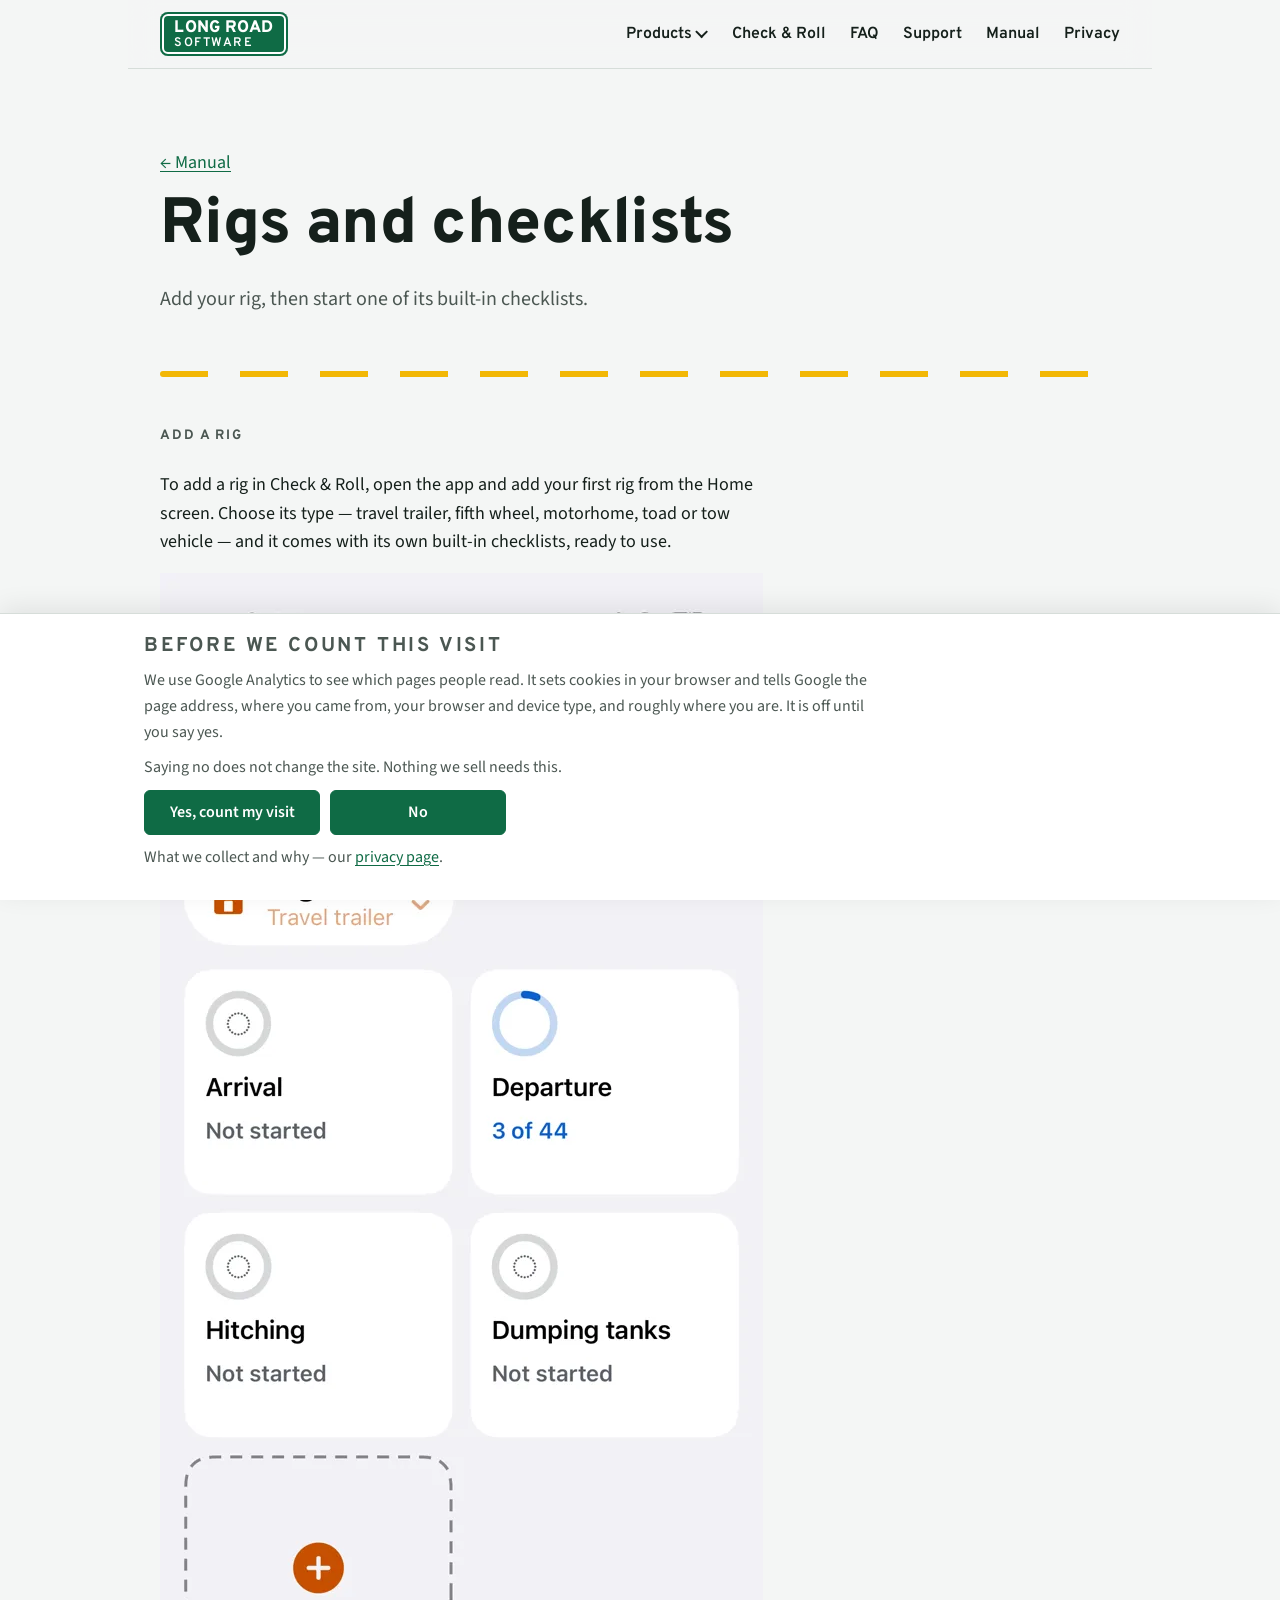
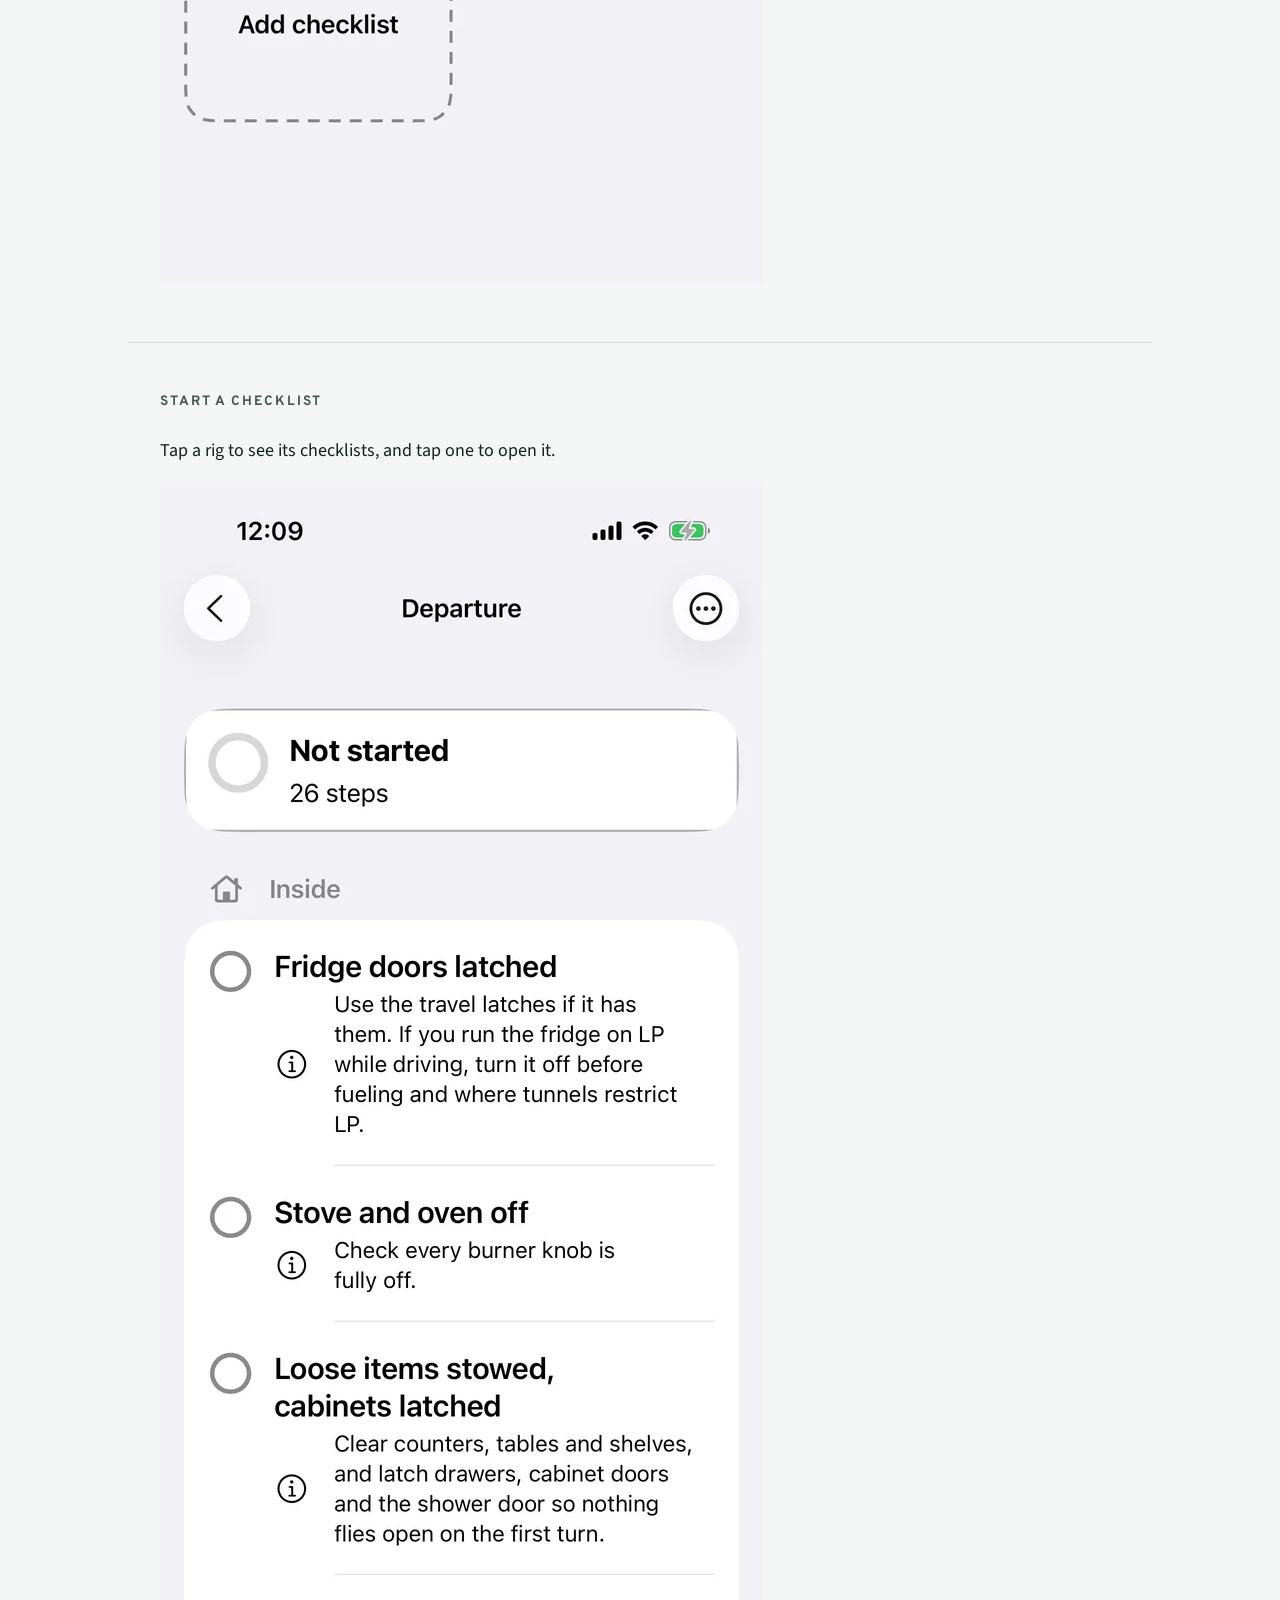
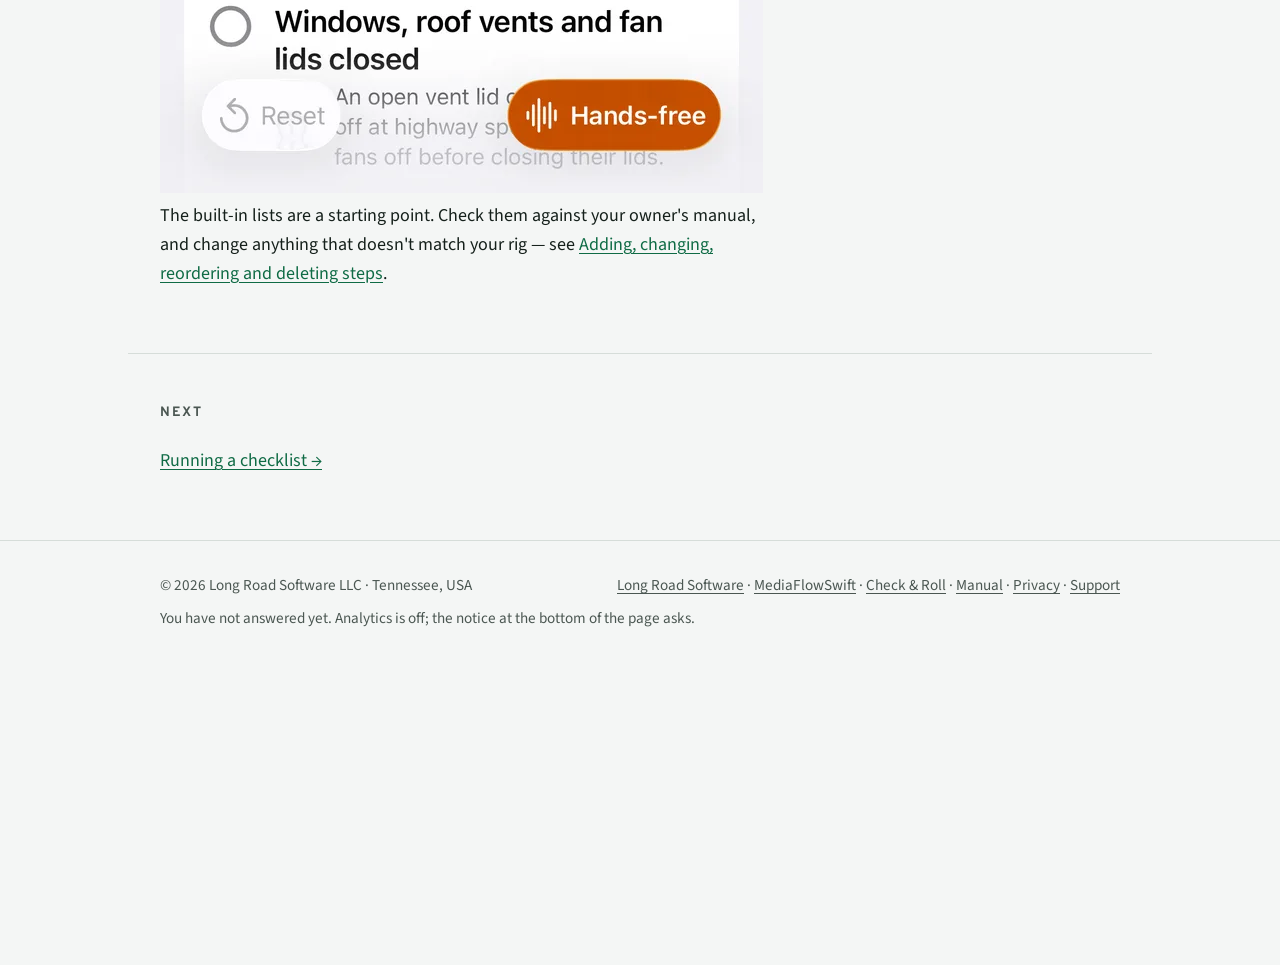
<file: manual/getting-started/index.html>
<!doctype html>
<html lang="en">
<head>
<meta charset="utf-8">
<meta name="viewport" content="width=device-width, initial-scale=1">
<title>Rigs and Checklists — Check &amp; Roll Manual</title>
<meta name="description" content="How to add a rig in Check & Roll and start one of its built-in checklists.">
<link rel="canonical" href="https://checkandroll.app/manual/getting-started/">
<link rel="icon" href="/favicon.svg" type="image/svg+xml">
<meta property="og:type" content="website">
<meta property="og:site_name" content="Check &amp; Roll">
<meta property="og:title" content="Rigs and Checklists — Check &amp; Roll Manual">
<meta property="og:description" content="How to add a rig in Check & Roll and start one of its built-in checklists.">
<meta property="og:url" content="https://checkandroll.app/manual/getting-started/">
<meta property="og:image" content="https://checkandroll.app/images/og-image.png">
<meta property="og:image:width" content="1200">
<meta property="og:image:height" content="630">
<meta name="twitter:card" content="summary_large_image">
<link rel="preconnect" href="https://fonts.googleapis.com">
<link rel="preconnect" href="https://fonts.gstatic.com" crossorigin>
<link rel="stylesheet" href="https://fonts.googleapis.com/css2?family=Overpass:wght@600;700;800&family=Overpass+Mono:wght@500&family=Source+Sans+3:wght@400;600&display=swap">
<link rel="stylesheet" href="/site.css">
<script type="application/ld+json">
{"@context":"https://schema.org","@graph":[
{"@type":"BreadcrumbList","itemListElement":[
{"@type":"ListItem","position":1,"name":"Check & Roll","item":"https://checkandroll.app/"},
{"@type":"ListItem","position":2,"name":"Manual","item":"https://checkandroll.app/manual/"},
{"@type":"ListItem","position":3,"name":"Rigs and checklists","item":"https://checkandroll.app/manual/getting-started/"}
]},
{"@type":"FAQPage","mainEntity":[
{"@type":"Question","name":"How do I add a rig in Check & Roll?","acceptedAnswer":{"@type":"Answer","text":"To add a rig in Check & Roll, open the app and add your first rig from the Home screen, then choose its type — travel trailer, fifth wheel, motorhome, toad or tow vehicle — to get its built-in checklists."}},
{"@type":"Question","name":"How do I start a checklist in Check & Roll?","acceptedAnswer":{"@type":"Answer","text":"Tap a rig to see its checklists, then tap one to open it."}}
]}
]}
</script>
<!-- Analytics, off until the visitor says yes. See the privacy page. -->
<script src="/analytics.js" data-ga="G-JJ2YWG9MQ6" data-privacy="https://checkandroll.app/privacy/" defer></script>
</head>
<body>
<header class="top wrap">
  <a class="sign" href="https://longroadsoftware.com/" aria-label="Long Road Software, home"><span>Long Road</span><span>Software</span></a>
  <nav aria-label="Sections">
    <details class="menu-drop">
      <summary>Products</summary>
      <div class="menu-panel">
        <a href="https://mediaflowswift.com/"><strong>MediaFlowSwift</strong><span>Footage manager for Mac</span></a>
        <a href="https://checkandroll.app/" aria-current="page"><strong>Check &amp; Roll</strong><span>RV checklists for iPhone and iPad</span></a>
        <a href="https://longroadsoftware.com/proof-copy/"><strong>Proof Copy</strong><span>Coming soon</span></a>
      </div>
    </details>
    <a href="/">Check &amp; Roll</a>
    <a href="/faq/">FAQ</a>
    <a href="/support/">Support</a>
    <a href="/manual/" aria-current="page">Manual</a>
    <a href="/privacy/">Privacy</a>
  </nav>
</header>

<main>
  <div class="wrap hero">
    <p><a href="/manual/">&larr; Manual</a></p>
    <h1>Rigs and checklists</h1>
    <p class="lede">Add your rig, then start one of its built-in checklists.</p>
  </div>

  <div class="wrap"><div class="centerline" aria-hidden="true"></div></div>

  <section class="wrap" aria-labelledby="add-title">
    <h2 id="add-title">Add a rig</h2>
    <p>To add a rig in Check &amp; Roll, open the app and add your first rig from the Home screen. Choose its type &mdash; travel trailer, fifth wheel, motorhome, toad or tow vehicle &mdash; and it comes with its own built-in checklists, ready to use.</p>
    <picture>
      <source srcset="/images/screens/11-home-rig-cards.webp" type="image/webp">
      <img src="/images/screens/11-home-rig-cards.jpg" width="603" height="1311" alt="Check &amp; Roll's Home screen showing a rig with its checklist cards" loading="lazy">
    </picture>
  </section>

  <section class="wrap" aria-labelledby="start-title">
    <h2 id="start-title">Start a checklist</h2>
    <p>Tap a rig to see its checklists, and tap one to open it.</p>
    <picture>
      <source srcset="/images/screens/02-departure-not-started.webp" type="image/webp">
      <img src="/images/screens/02-departure-not-started.jpg" width="603" height="1311" alt="Check &amp; Roll showing a departure checklist, not yet started" loading="lazy">
    </picture>
    <p>The built-in lists are a starting point. Check them against your owner's manual, and change anything that doesn't match your rig &mdash; see <a href="/manual/editing-steps/">Adding, changing, reordering and deleting steps</a>.</p>
  </section>

  <section class="wrap" aria-labelledby="next-title">
    <h2 id="next-title">Next</h2>
    <p><a href="/manual/running-a-checklist/">Running a checklist &rarr;</a></p>
  </section>
</main>

<footer>
  <div class="wrap">
    <span>&copy; 2026 Long Road Software LLC &middot; Tennessee, USA</span>
    <span><a href="https://longroadsoftware.com/">Long Road Software</a> &middot; <a href="https://mediaflowswift.com/">MediaFlowSwift</a> &middot; <a href="/">Check &amp; Roll</a> &middot; <a href="/manual/">Manual</a> &middot; <a href="/privacy/">Privacy</a> &middot; <a href="/support/">Support</a></span>
    <span id="analytics-choice"></span>
  </div>
</footer>
</body>
</html>
</file>
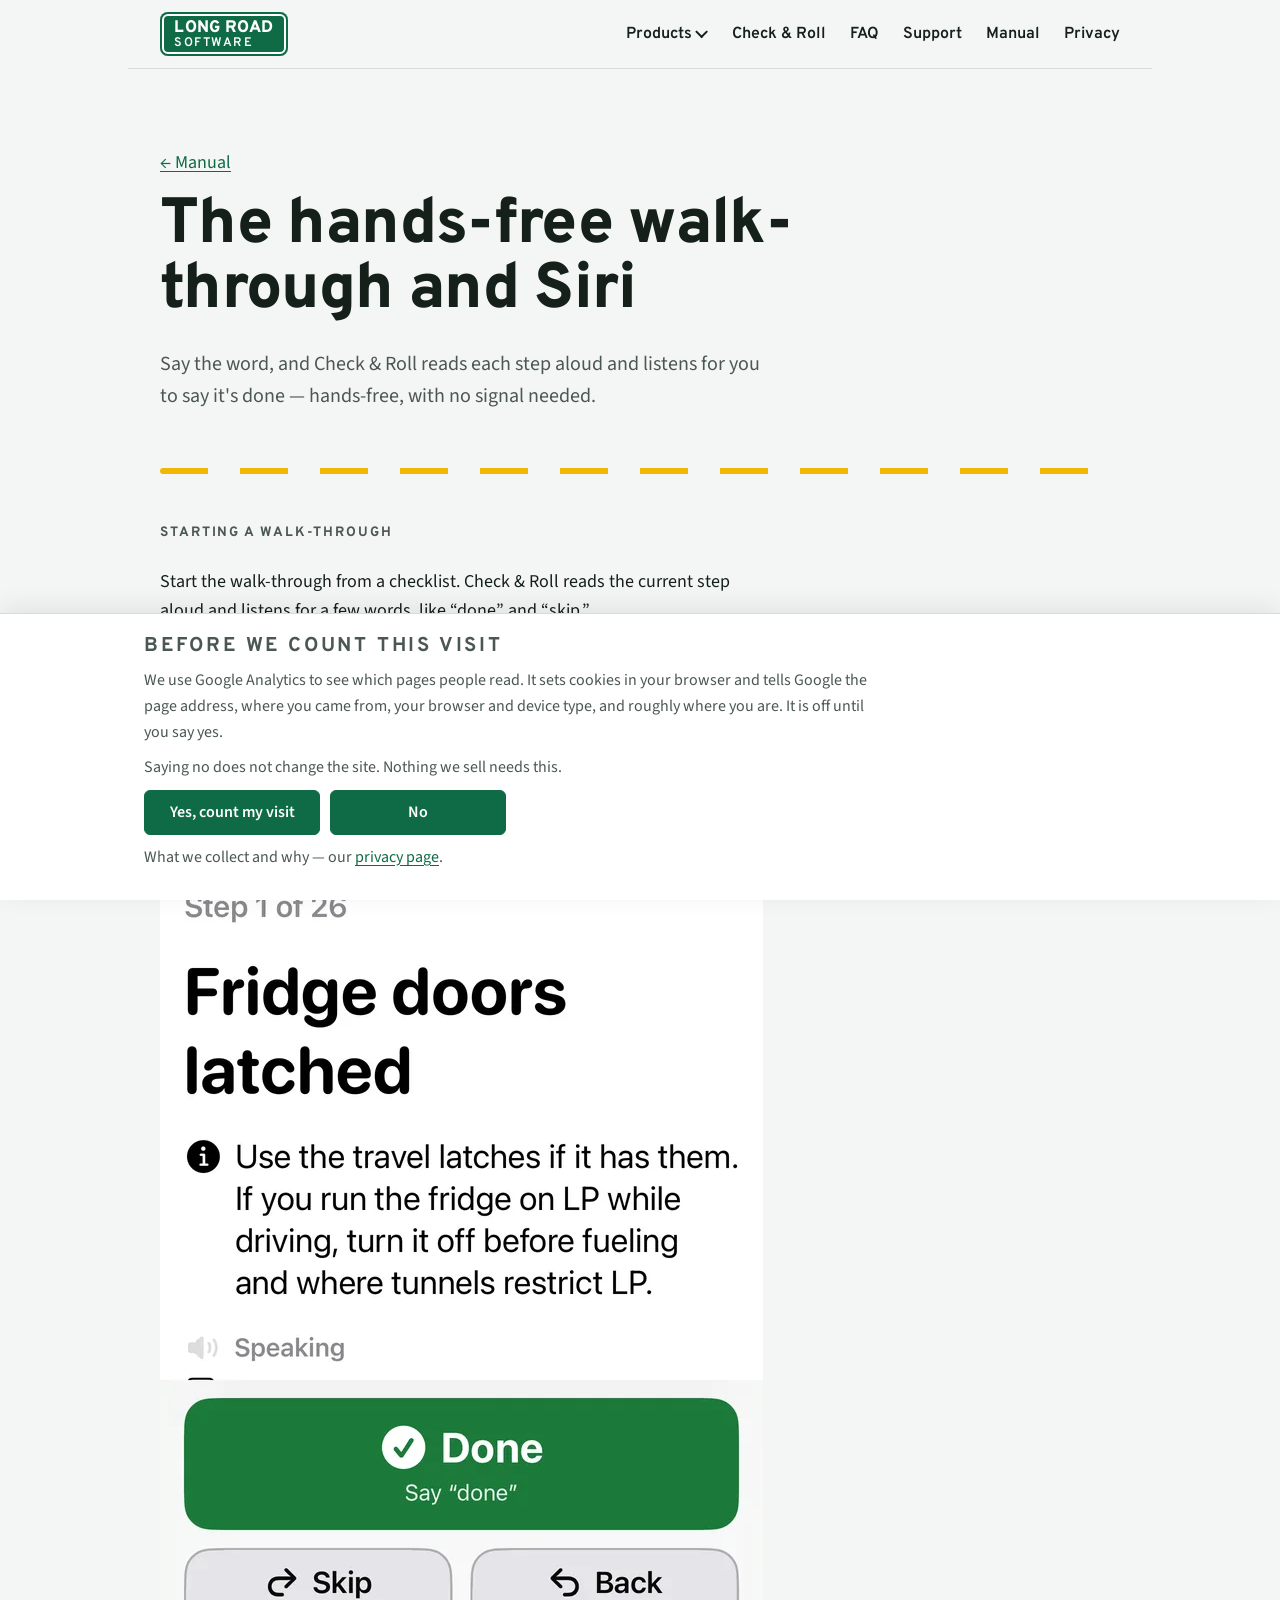
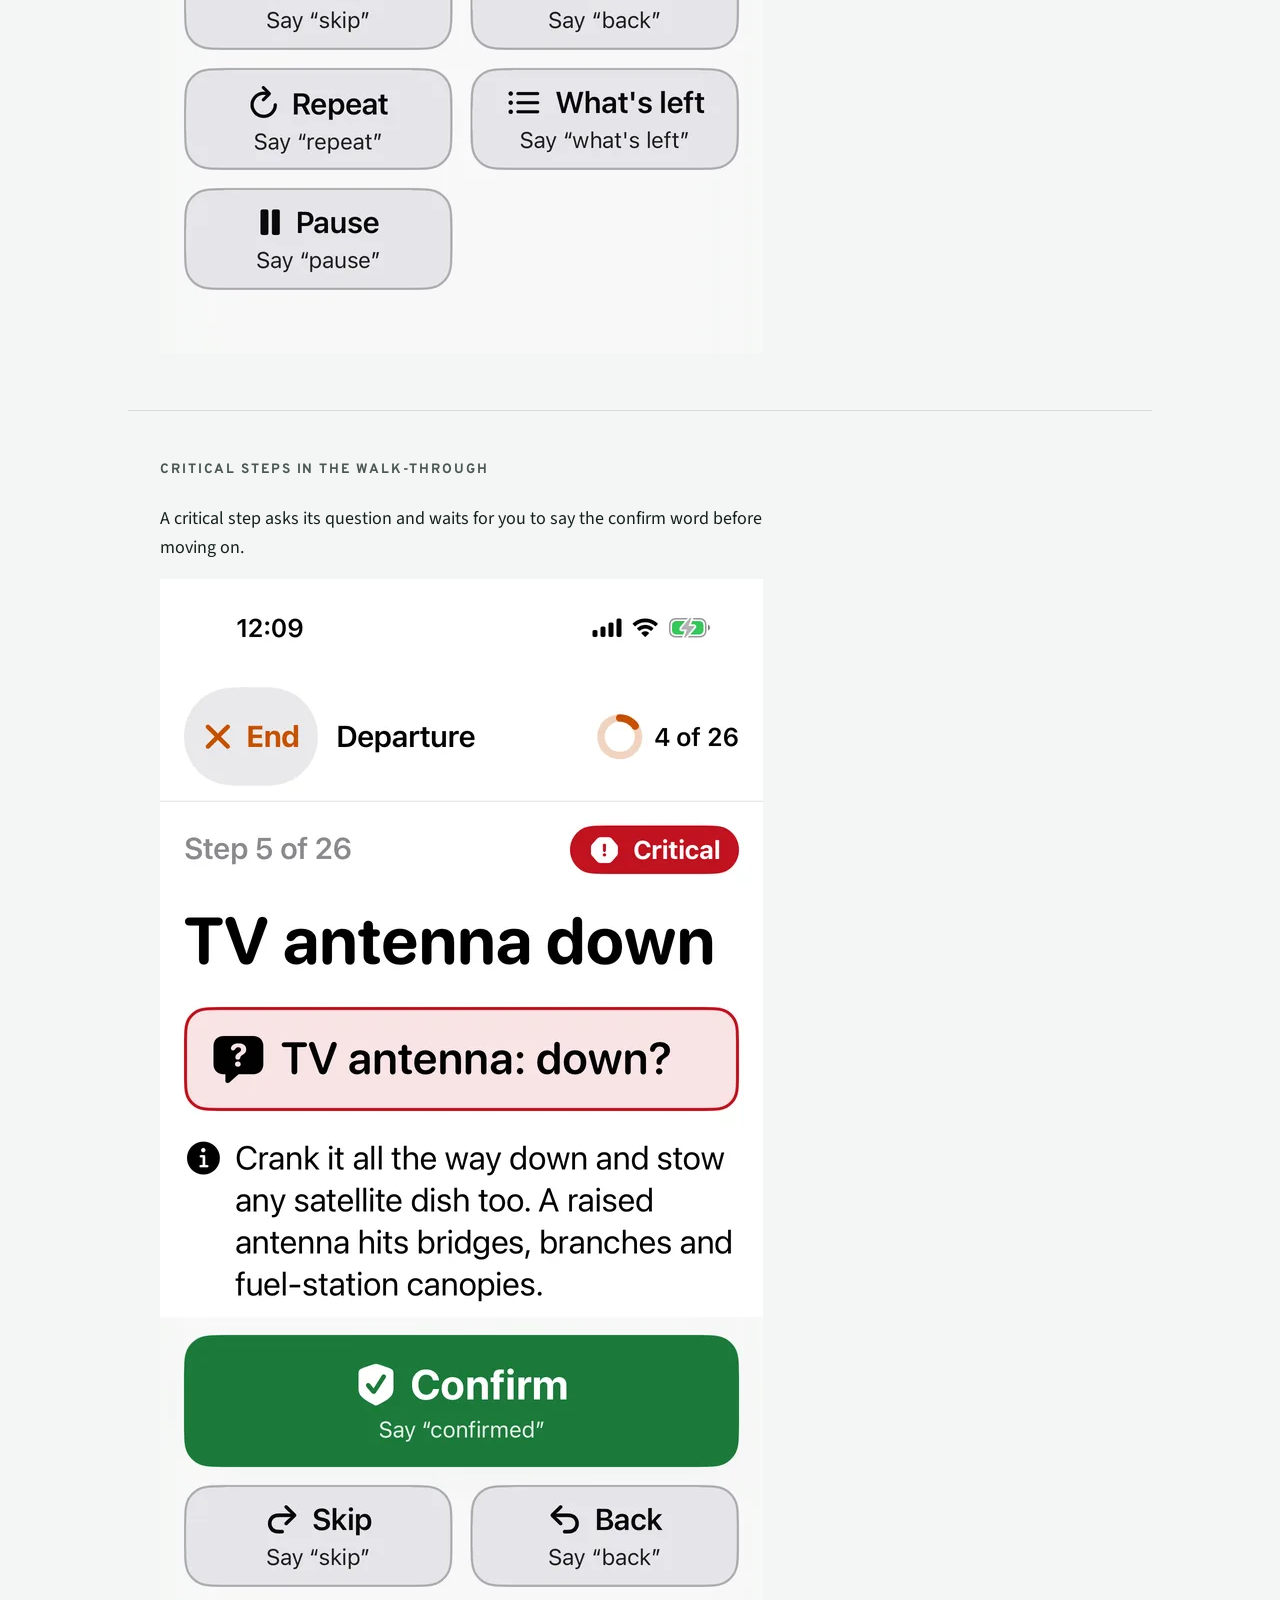
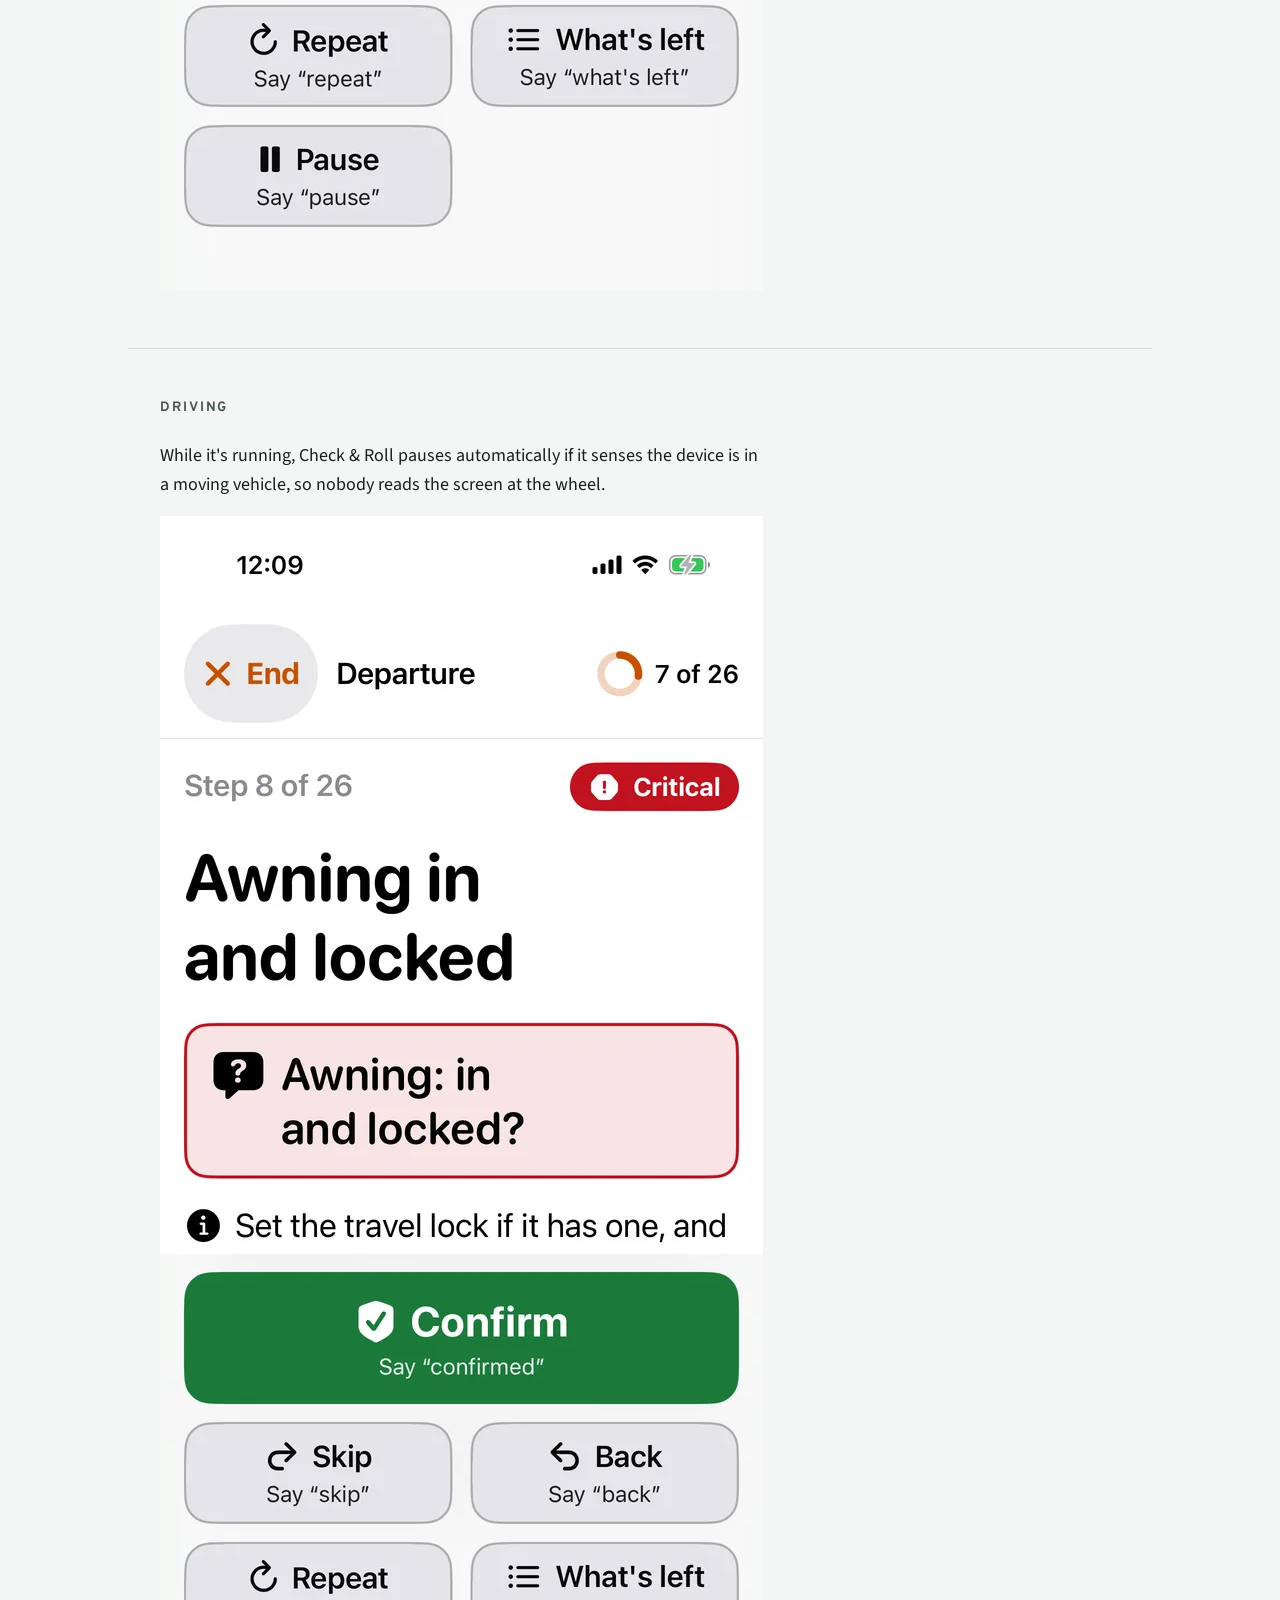
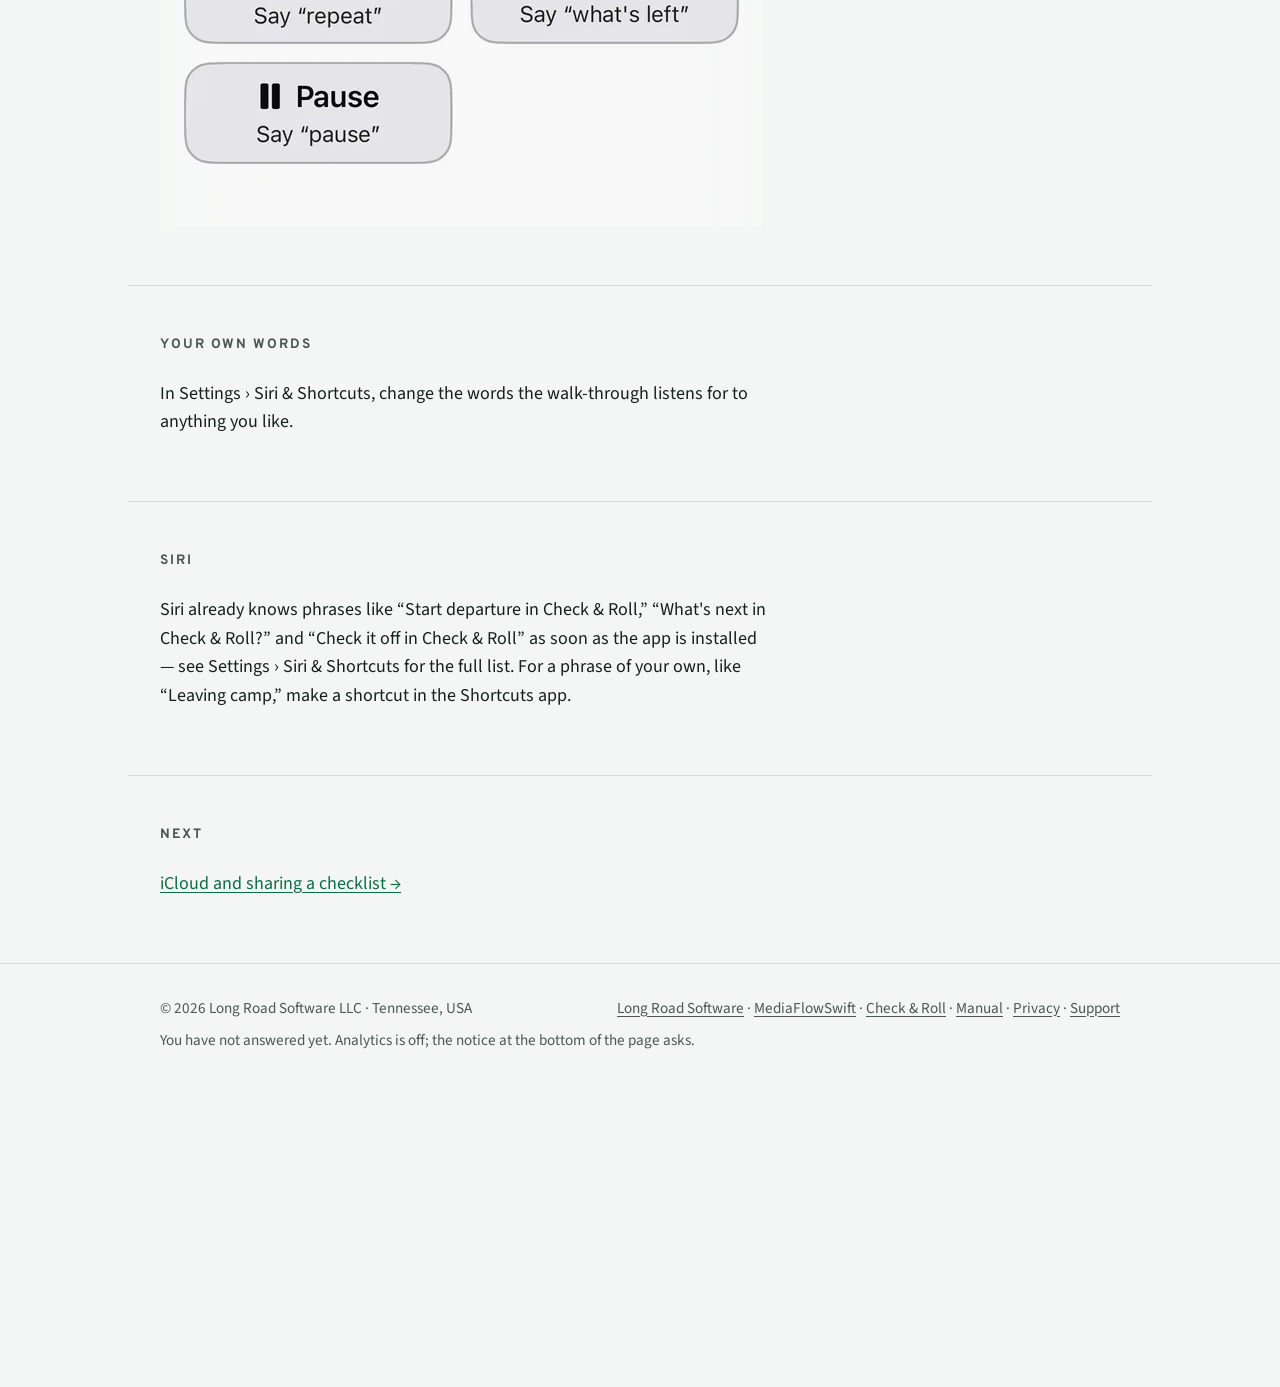
<file: manual/handsfree-and-siri/index.html>
<!doctype html>
<html lang="en">
<head>
<meta charset="utf-8">
<meta name="viewport" content="width=device-width, initial-scale=1">
<title>The Hands-Free Walk-Through and Siri — Check &amp; Roll Manual</title>
<meta name="description" content="How Check & Roll's hands-free walk-through and Siri phrases work.">
<link rel="canonical" href="https://checkandroll.app/manual/handsfree-and-siri/">
<link rel="icon" href="/favicon.svg" type="image/svg+xml">
<meta property="og:type" content="website">
<meta property="og:site_name" content="Check &amp; Roll">
<meta property="og:title" content="The Hands-Free Walk-Through and Siri — Check &amp; Roll Manual">
<meta property="og:description" content="How Check & Roll's hands-free walk-through and Siri phrases work.">
<meta property="og:url" content="https://checkandroll.app/manual/handsfree-and-siri/">
<meta property="og:image" content="https://checkandroll.app/images/og-image.png">
<meta property="og:image:width" content="1200">
<meta property="og:image:height" content="630">
<meta name="twitter:card" content="summary_large_image">
<link rel="preconnect" href="https://fonts.googleapis.com">
<link rel="preconnect" href="https://fonts.gstatic.com" crossorigin>
<link rel="stylesheet" href="https://fonts.googleapis.com/css2?family=Overpass:wght@600;700;800&family=Overpass+Mono:wght@500&family=Source+Sans+3:wght@400;600&display=swap">
<link rel="stylesheet" href="/site.css">
<script type="application/ld+json">
{"@context":"https://schema.org","@graph":[
{"@type":"BreadcrumbList","itemListElement":[
{"@type":"ListItem","position":1,"name":"Check & Roll","item":"https://checkandroll.app/"},
{"@type":"ListItem","position":2,"name":"Manual","item":"https://checkandroll.app/manual/"},
{"@type":"ListItem","position":3,"name":"The hands-free walk-through and Siri","item":"https://checkandroll.app/manual/handsfree-and-siri/"}
]}
]}
</script>
<!-- Analytics, off until the visitor says yes. See the privacy page. -->
<script src="/analytics.js" data-ga="G-JJ2YWG9MQ6" data-privacy="https://checkandroll.app/privacy/" defer></script>
</head>
<body>
<header class="top wrap">
  <a class="sign" href="https://longroadsoftware.com/" aria-label="Long Road Software, home"><span>Long Road</span><span>Software</span></a>
  <nav aria-label="Sections">
    <details class="menu-drop">
      <summary>Products</summary>
      <div class="menu-panel">
        <a href="https://mediaflowswift.com/"><strong>MediaFlowSwift</strong><span>Footage manager for Mac</span></a>
        <a href="https://checkandroll.app/" aria-current="page"><strong>Check &amp; Roll</strong><span>RV checklists for iPhone and iPad</span></a>
        <a href="https://longroadsoftware.com/proof-copy/"><strong>Proof Copy</strong><span>Coming soon</span></a>
      </div>
    </details>
    <a href="/">Check &amp; Roll</a>
    <a href="/faq/">FAQ</a>
    <a href="/support/">Support</a>
    <a href="/manual/" aria-current="page">Manual</a>
    <a href="/privacy/">Privacy</a>
  </nav>
</header>

<main>
  <div class="wrap hero">
    <p><a href="/manual/">&larr; Manual</a></p>
    <h1>The hands-free walk-through and Siri</h1>
    <p class="lede">Say the word, and Check &amp; Roll reads each step aloud and listens for you to say it's done &mdash; hands-free, with no signal needed.</p>
  </div>

  <div class="wrap"><div class="centerline" aria-hidden="true"></div></div>

  <section class="wrap" aria-labelledby="start-title">
    <h2 id="start-title">Starting a walk-through</h2>
    <p>Start the walk-through from a checklist. Check &amp; Roll reads the current step aloud and listens for a few words, like &ldquo;done&rdquo; and &ldquo;skip.&rdquo;</p>
    <picture>
      <source srcset="/images/screens/03-handsfree-fridge-latched.webp" type="image/webp">
      <img src="/images/screens/03-handsfree-fridge-latched.jpg" width="603" height="1311" alt="Check &amp; Roll's hands-free walk-through showing a fridge-latched step" loading="lazy">
    </picture>
  </section>

  <section class="wrap" aria-labelledby="critical-title">
    <h2 id="critical-title">Critical steps in the walk-through</h2>
    <p>A critical step asks its question and waits for you to say the confirm word before moving on.</p>
    <picture>
      <source srcset="/images/screens/04-handsfree-tv-antenna-confirm.webp" type="image/webp">
      <img src="/images/screens/04-handsfree-tv-antenna-confirm.jpg" width="603" height="1311" alt="Check &amp; Roll's hands-free walk-through asking to confirm a critical step" loading="lazy">
    </picture>
  </section>

  <section class="wrap" aria-labelledby="driving-title">
    <h2 id="driving-title">Driving</h2>
    <p>While it's running, Check &amp; Roll pauses automatically if it senses the device is in a moving vehicle, so nobody reads the screen at the wheel.</p>
    <picture>
      <source srcset="/images/screens/05-handsfree-awning-in-and-locked.webp" type="image/webp">
      <img src="/images/screens/05-handsfree-awning-in-and-locked.jpg" width="603" height="1311" alt="Check &amp; Roll's hands-free walk-through showing “Awning in and locked”" loading="lazy">
    </picture>
  </section>

  <section class="wrap" aria-labelledby="words-title">
    <h2 id="words-title">Your own words</h2>
    <p>In Settings &rsaquo; Siri &amp; Shortcuts, change the words the walk-through listens for to anything you like.</p>
  </section>

  <section class="wrap" aria-labelledby="siri-title">
    <h2 id="siri-title">Siri</h2>
    <p>Siri already knows phrases like &ldquo;Start departure in Check &amp; Roll,&rdquo; &ldquo;What's next in Check &amp; Roll?&rdquo; and &ldquo;Check it off in Check &amp; Roll&rdquo; as soon as the app is installed &mdash; see Settings &rsaquo; Siri &amp; Shortcuts for the full list. For a phrase of your own, like &ldquo;Leaving camp,&rdquo; make a shortcut in the Shortcuts app.</p>
  </section>

  <section class="wrap" aria-labelledby="next-title">
    <h2 id="next-title">Next</h2>
    <p><a href="/manual/icloud-and-sharing/">iCloud and sharing a checklist &rarr;</a></p>
  </section>
</main>

<footer>
  <div class="wrap">
    <span>&copy; 2026 Long Road Software LLC &middot; Tennessee, USA</span>
    <span><a href="https://longroadsoftware.com/">Long Road Software</a> &middot; <a href="https://mediaflowswift.com/">MediaFlowSwift</a> &middot; <a href="/">Check &amp; Roll</a> &middot; <a href="/manual/">Manual</a> &middot; <a href="/privacy/">Privacy</a> &middot; <a href="/support/">Support</a></span>
    <span id="analytics-choice"></span>
  </div>
</footer>
</body>
</html>
</file>
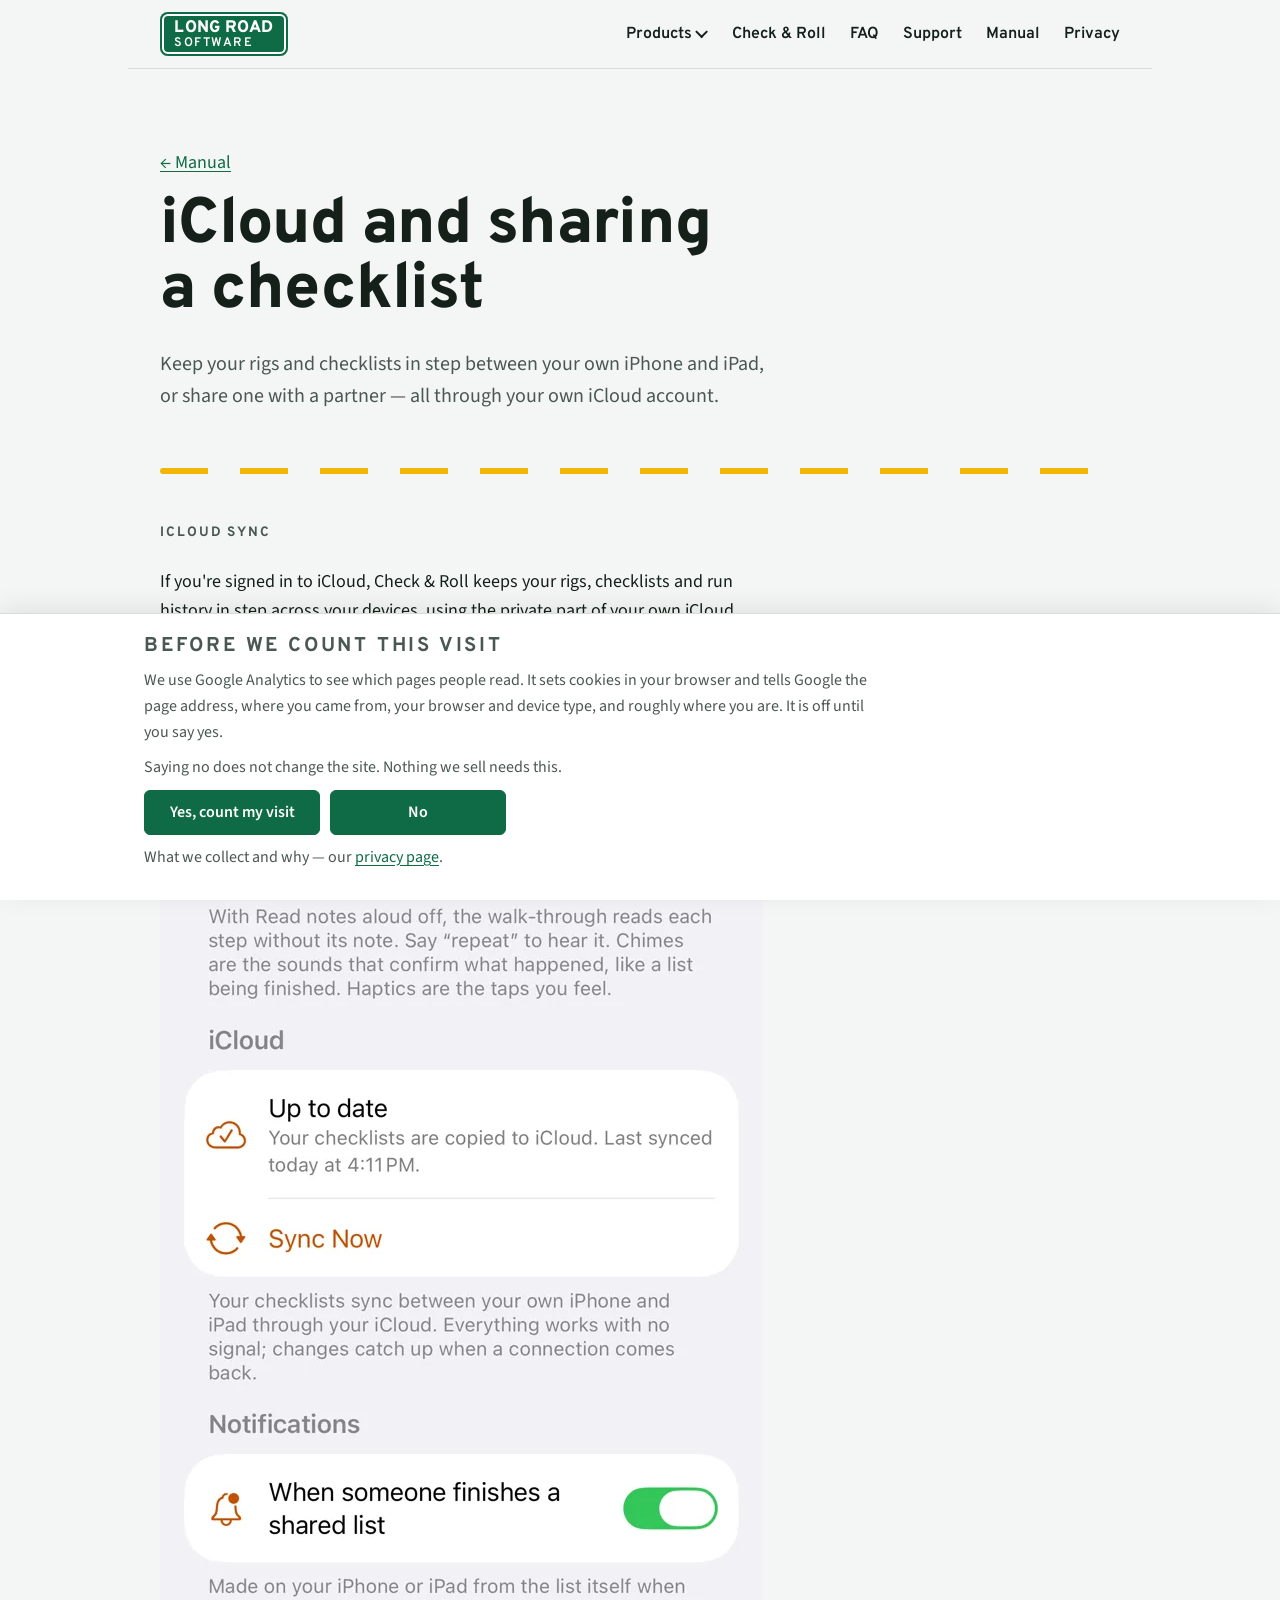
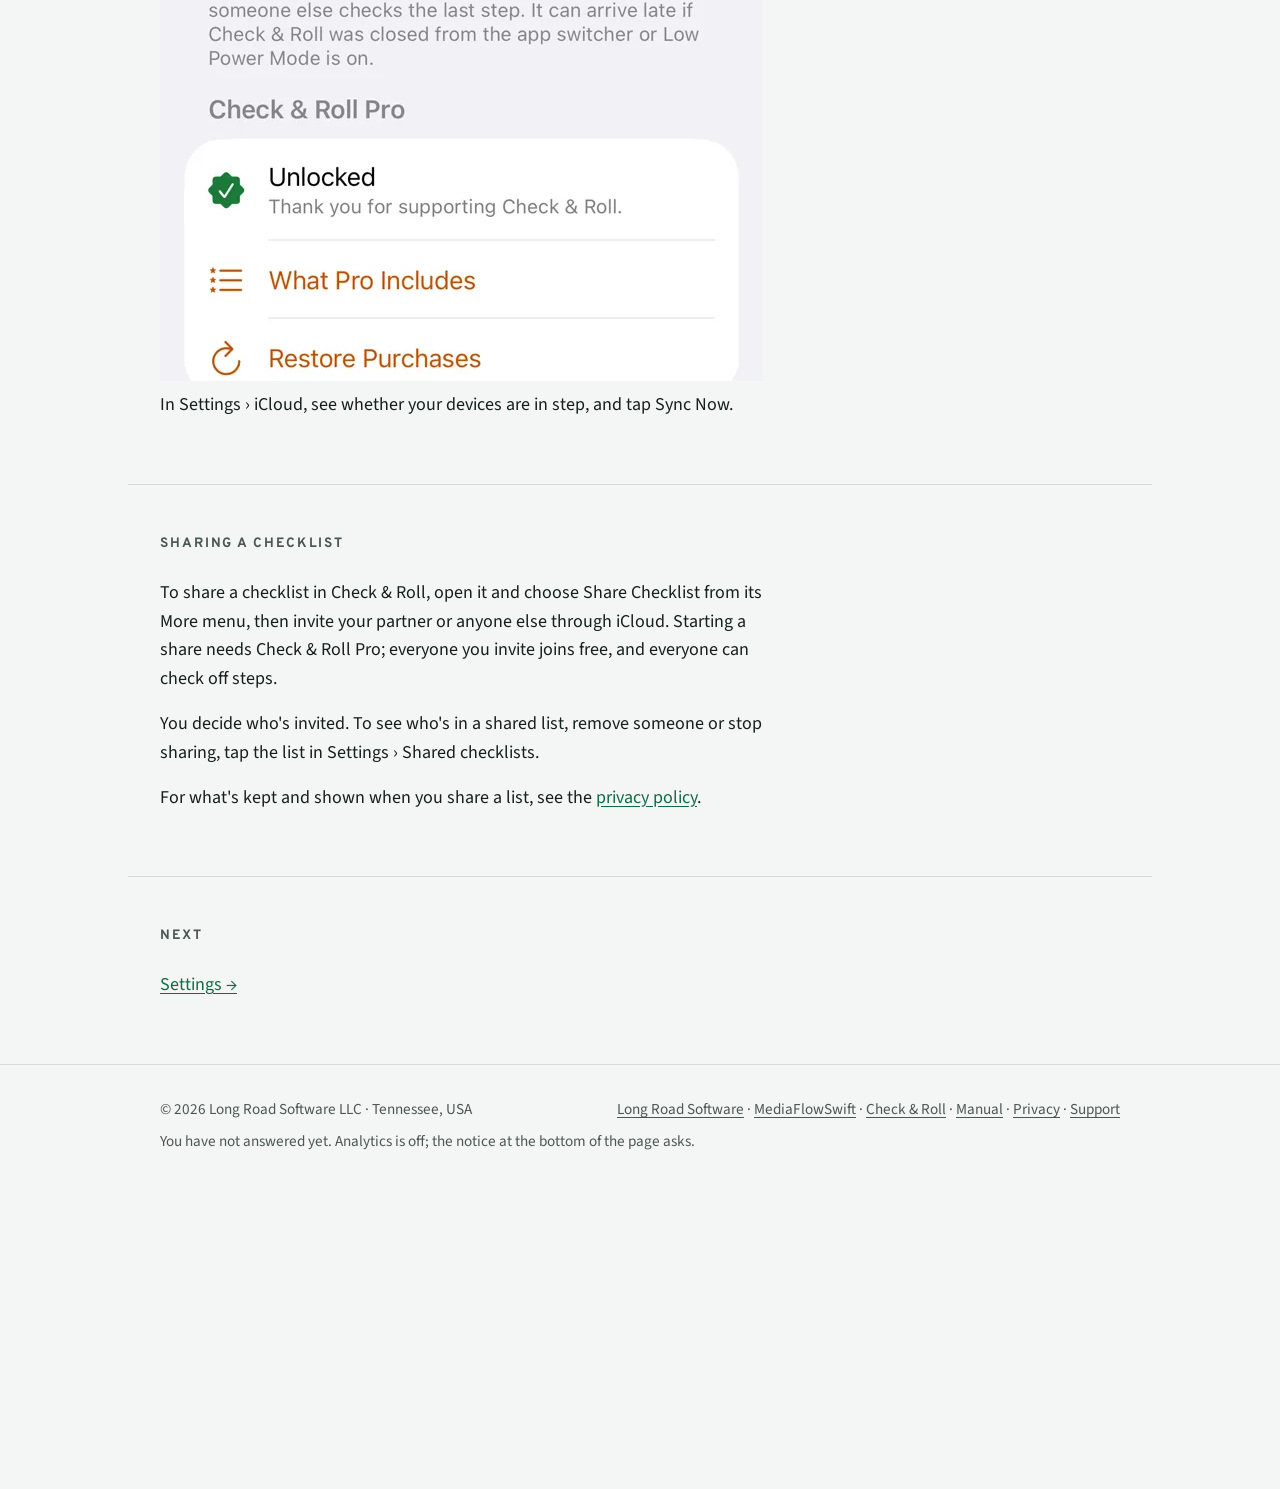
<file: manual/icloud-and-sharing/index.html>
<!doctype html>
<html lang="en">
<head>
<meta charset="utf-8">
<meta name="viewport" content="width=device-width, initial-scale=1">
<title>iCloud and Sharing a Checklist — Check &amp; Roll Manual</title>
<meta name="description" content="How Check & Roll keeps your devices in step through iCloud, and how to share a checklist with someone else.">
<link rel="canonical" href="https://checkandroll.app/manual/icloud-and-sharing/">
<link rel="icon" href="/favicon.svg" type="image/svg+xml">
<meta property="og:type" content="website">
<meta property="og:site_name" content="Check &amp; Roll">
<meta property="og:title" content="iCloud and Sharing a Checklist — Check &amp; Roll Manual">
<meta property="og:description" content="How Check & Roll keeps your devices in step through iCloud, and how to share a checklist with someone else.">
<meta property="og:url" content="https://checkandroll.app/manual/icloud-and-sharing/">
<meta property="og:image" content="https://checkandroll.app/images/og-image.png">
<meta property="og:image:width" content="1200">
<meta property="og:image:height" content="630">
<meta name="twitter:card" content="summary_large_image">
<link rel="preconnect" href="https://fonts.googleapis.com">
<link rel="preconnect" href="https://fonts.gstatic.com" crossorigin>
<link rel="stylesheet" href="https://fonts.googleapis.com/css2?family=Overpass:wght@600;700;800&family=Overpass+Mono:wght@500&family=Source+Sans+3:wght@400;600&display=swap">
<link rel="stylesheet" href="/site.css">
<script type="application/ld+json">
{"@context":"https://schema.org","@graph":[
{"@type":"BreadcrumbList","itemListElement":[
{"@type":"ListItem","position":1,"name":"Check & Roll","item":"https://checkandroll.app/"},
{"@type":"ListItem","position":2,"name":"Manual","item":"https://checkandroll.app/manual/"},
{"@type":"ListItem","position":3,"name":"iCloud and sharing a checklist","item":"https://checkandroll.app/manual/icloud-and-sharing/"}
]},
{"@type":"FAQPage","mainEntity":[
{"@type":"Question","name":"How does iCloud sync work in Check & Roll?","acceptedAnswer":{"@type":"Answer","text":"If you're signed in to iCloud, Check & Roll keeps your rigs, checklists and run history in step across your devices, using the private part of your own iCloud account; Long Road Software can't see it."}},
{"@type":"Question","name":"How do I share a checklist in Check & Roll?","acceptedAnswer":{"@type":"Answer","text":"Invite your partner, or anyone else, to a checklist through iCloud by opening the checklist and choosing Share Checklist from its More menu. Starting a share needs Check & Roll Pro; everyone you invite joins free, and everyone can check off steps."}}
]}
]}
</script>
<!-- Analytics, off until the visitor says yes. See the privacy page. -->
<script src="/analytics.js" data-ga="G-JJ2YWG9MQ6" data-privacy="https://checkandroll.app/privacy/" defer></script>
</head>
<body>
<header class="top wrap">
  <a class="sign" href="https://longroadsoftware.com/" aria-label="Long Road Software, home"><span>Long Road</span><span>Software</span></a>
  <nav aria-label="Sections">
    <details class="menu-drop">
      <summary>Products</summary>
      <div class="menu-panel">
        <a href="https://mediaflowswift.com/"><strong>MediaFlowSwift</strong><span>Footage manager for Mac</span></a>
        <a href="https://checkandroll.app/" aria-current="page"><strong>Check &amp; Roll</strong><span>RV checklists for iPhone and iPad</span></a>
        <a href="https://longroadsoftware.com/proof-copy/"><strong>Proof Copy</strong><span>Coming soon</span></a>
      </div>
    </details>
    <a href="/">Check &amp; Roll</a>
    <a href="/faq/">FAQ</a>
    <a href="/support/">Support</a>
    <a href="/manual/" aria-current="page">Manual</a>
    <a href="/privacy/">Privacy</a>
  </nav>
</header>

<main>
  <div class="wrap hero">
    <p><a href="/manual/">&larr; Manual</a></p>
    <h1>iCloud and sharing a checklist</h1>
    <p class="lede">Keep your rigs and checklists in step between your own iPhone and iPad, or share one with a partner &mdash; all through your own iCloud account.</p>
  </div>

  <div class="wrap"><div class="centerline" aria-hidden="true"></div></div>

  <section class="wrap" aria-labelledby="sync-title">
    <h2 id="sync-title">iCloud sync</h2>
    <p>If you're signed in to iCloud, Check &amp; Roll keeps your rigs, checklists and run history in step across your devices, using the private part of your own iCloud account. Long Road Software can't see it.</p>
    <picture>
      <source srcset="/images/screens/14-settings-icloud.webp" type="image/webp">
      <img src="/images/screens/14-settings-icloud.jpg" width="603" height="1311" alt="Check &amp; Roll's Settings showing iCloud up to date and Sync Now" loading="lazy">
    </picture>
    <p>In Settings &rsaquo; iCloud, see whether your devices are in step, and tap Sync Now.</p>
  </section>

  <section class="wrap" aria-labelledby="sharing-title">
    <h2 id="sharing-title">Sharing a checklist</h2>
    <p>To share a checklist in Check &amp; Roll, open it and choose Share Checklist from its More menu, then invite your partner or anyone else through iCloud. Starting a share needs Check &amp; Roll Pro; everyone you invite joins free, and everyone can check off steps.</p>
    <p>You decide who's invited. To see who's in a shared list, remove someone or stop sharing, tap the list in Settings &rsaquo; Shared checklists.</p>
    <p>For what's kept and shown when you share a list, see the <a href="/privacy/#sharing-title">privacy policy</a>.</p>
  </section>

  <section class="wrap" aria-labelledby="next-title">
    <h2 id="next-title">Next</h2>
    <p><a href="/manual/settings/">Settings &rarr;</a></p>
  </section>
</main>

<footer>
  <div class="wrap">
    <span>&copy; 2026 Long Road Software LLC &middot; Tennessee, USA</span>
    <span><a href="https://longroadsoftware.com/">Long Road Software</a> &middot; <a href="https://mediaflowswift.com/">MediaFlowSwift</a> &middot; <a href="/">Check &amp; Roll</a> &middot; <a href="/manual/">Manual</a> &middot; <a href="/privacy/">Privacy</a> &middot; <a href="/support/">Support</a></span>
    <span id="analytics-choice"></span>
  </div>
</footer>
</body>
</html>
</file>
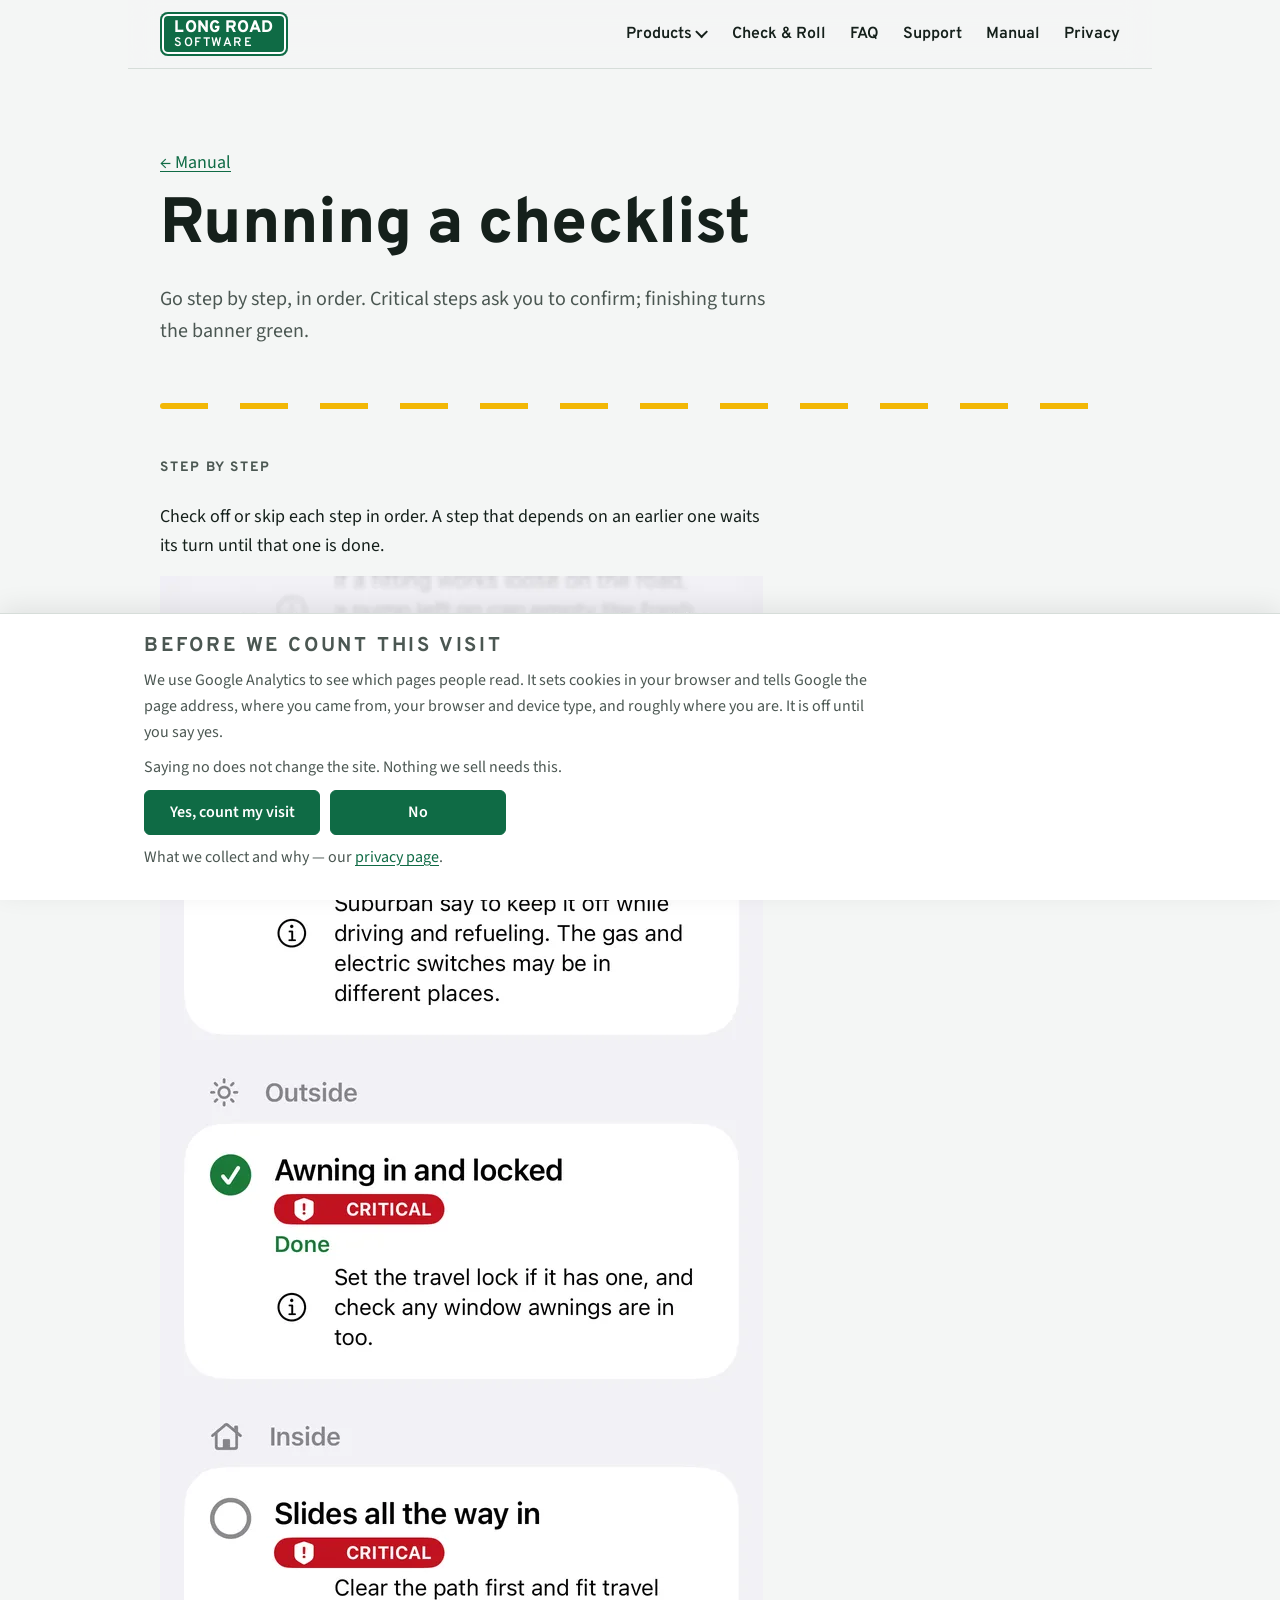
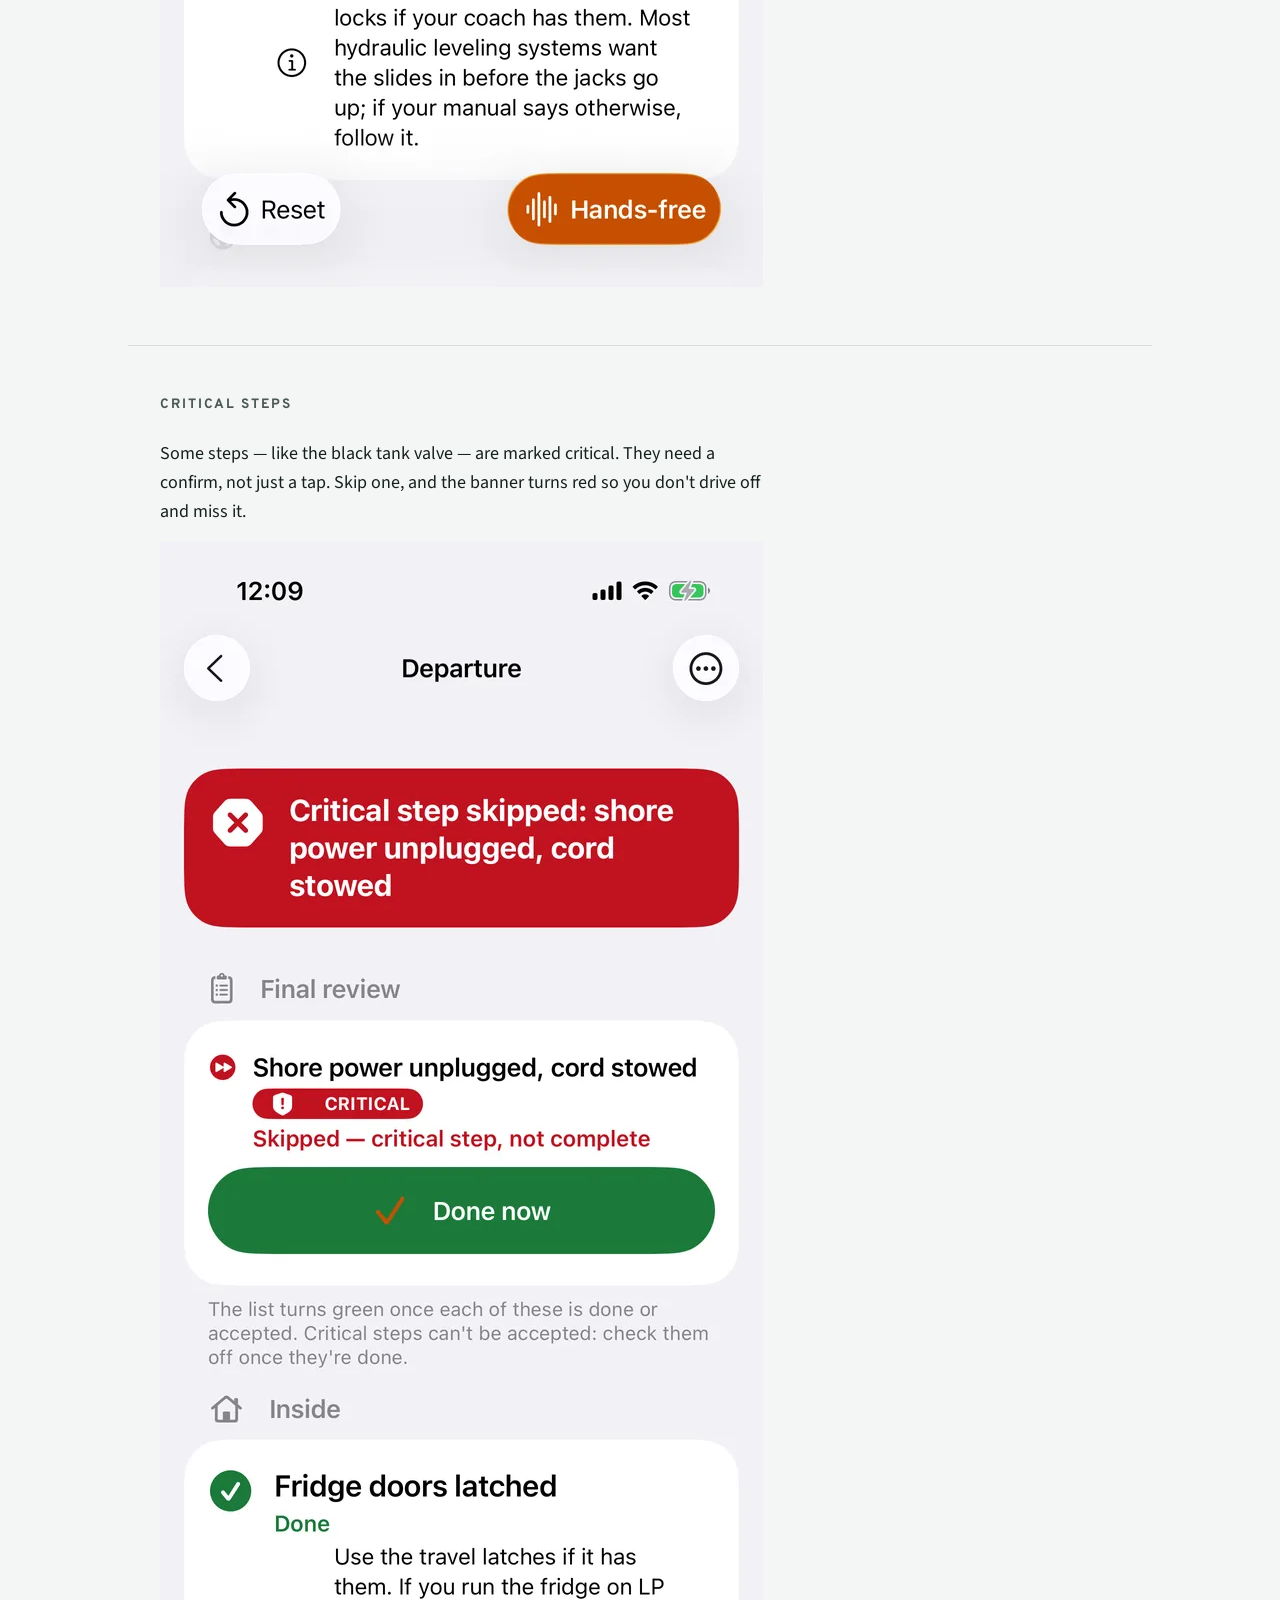
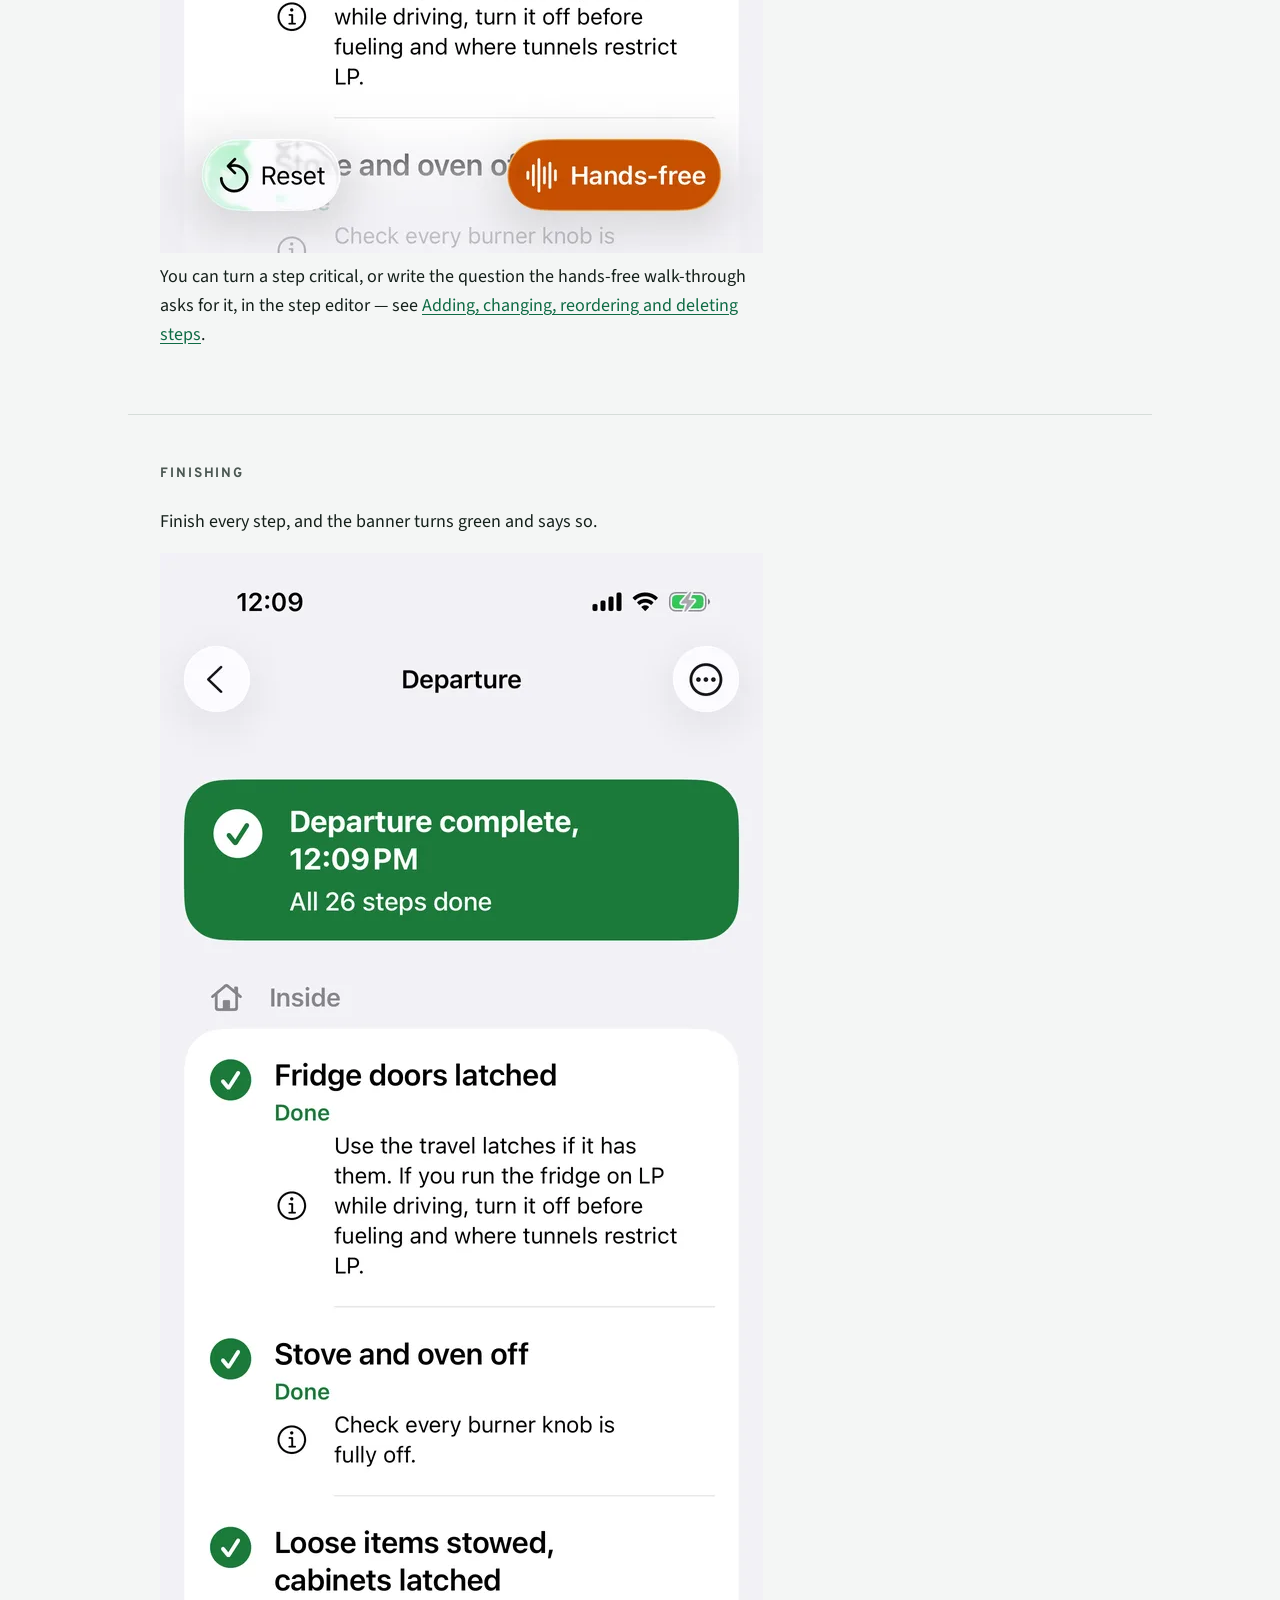
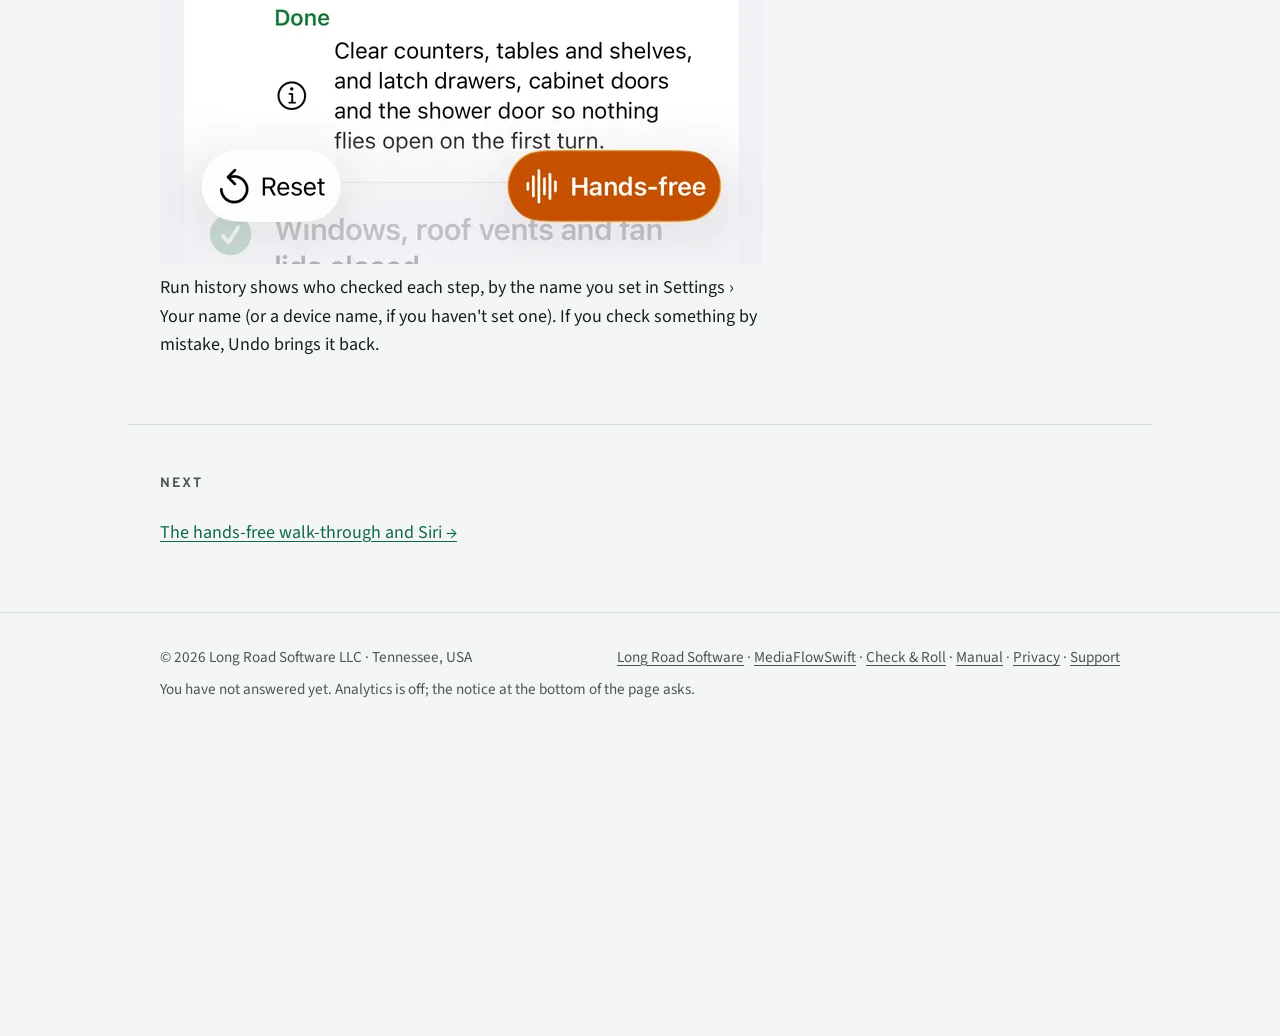
<file: manual/running-a-checklist/index.html>
<!doctype html>
<html lang="en">
<head>
<meta charset="utf-8">
<meta name="viewport" content="width=device-width, initial-scale=1">
<title>Running a Checklist — Check &amp; Roll Manual</title>
<meta name="description" content="How Check & Roll runs a checklist: going step by step, critical steps, and finishing.">
<link rel="canonical" href="https://checkandroll.app/manual/running-a-checklist/">
<link rel="icon" href="/favicon.svg" type="image/svg+xml">
<meta property="og:type" content="website">
<meta property="og:site_name" content="Check &amp; Roll">
<meta property="og:title" content="Running a Checklist — Check &amp; Roll Manual">
<meta property="og:description" content="How Check & Roll runs a checklist: going step by step, critical steps, and finishing.">
<meta property="og:url" content="https://checkandroll.app/manual/running-a-checklist/">
<meta property="og:image" content="https://checkandroll.app/images/og-image.png">
<meta property="og:image:width" content="1200">
<meta property="og:image:height" content="630">
<meta name="twitter:card" content="summary_large_image">
<link rel="preconnect" href="https://fonts.googleapis.com">
<link rel="preconnect" href="https://fonts.gstatic.com" crossorigin>
<link rel="stylesheet" href="https://fonts.googleapis.com/css2?family=Overpass:wght@600;700;800&family=Overpass+Mono:wght@500&family=Source+Sans+3:wght@400;600&display=swap">
<link rel="stylesheet" href="/site.css">
<script type="application/ld+json">
{"@context":"https://schema.org","@graph":[
{"@type":"BreadcrumbList","itemListElement":[
{"@type":"ListItem","position":1,"name":"Check & Roll","item":"https://checkandroll.app/"},
{"@type":"ListItem","position":2,"name":"Manual","item":"https://checkandroll.app/manual/"},
{"@type":"ListItem","position":3,"name":"Running a checklist","item":"https://checkandroll.app/manual/running-a-checklist/"}
]}
]}
</script>
<!-- Analytics, off until the visitor says yes. See the privacy page. -->
<script src="/analytics.js" data-ga="G-JJ2YWG9MQ6" data-privacy="https://checkandroll.app/privacy/" defer></script>
</head>
<body>
<header class="top wrap">
  <a class="sign" href="https://longroadsoftware.com/" aria-label="Long Road Software, home"><span>Long Road</span><span>Software</span></a>
  <nav aria-label="Sections">
    <details class="menu-drop">
      <summary>Products</summary>
      <div class="menu-panel">
        <a href="https://mediaflowswift.com/"><strong>MediaFlowSwift</strong><span>Footage manager for Mac</span></a>
        <a href="https://checkandroll.app/" aria-current="page"><strong>Check &amp; Roll</strong><span>RV checklists for iPhone and iPad</span></a>
        <a href="https://longroadsoftware.com/proof-copy/"><strong>Proof Copy</strong><span>Coming soon</span></a>
      </div>
    </details>
    <a href="/">Check &amp; Roll</a>
    <a href="/faq/">FAQ</a>
    <a href="/support/">Support</a>
    <a href="/manual/" aria-current="page">Manual</a>
    <a href="/privacy/">Privacy</a>
  </nav>
</header>

<main>
  <div class="wrap hero">
    <p><a href="/manual/">&larr; Manual</a></p>
    <h1>Running a checklist</h1>
    <p class="lede">Go step by step, in order. Critical steps ask you to confirm; finishing turns the banner green.</p>
  </div>

  <div class="wrap"><div class="centerline" aria-hidden="true"></div></div>

  <section class="wrap" aria-labelledby="step-title">
    <h2 id="step-title">Step by step</h2>
    <p>Check off or skip each step in order. A step that depends on an earlier one waits its turn until that one is done.</p>
    <picture>
      <source srcset="/images/screens/06-list-water-heater-awning-done.webp" type="image/webp">
      <img src="/images/screens/06-list-water-heater-awning-done.jpg" width="603" height="1311" alt="Check &amp; Roll list with the water heater and awning steps checked off" loading="lazy">
    </picture>
  </section>

  <section class="wrap" aria-labelledby="critical-title">
    <h2 id="critical-title">Critical steps</h2>
    <p>Some steps &mdash; like the black tank valve &mdash; are marked critical. They need a confirm, not just a tap. Skip one, and the banner turns red so you don't drive off and miss it.</p>
    <picture>
      <source srcset="/images/screens/08-critical-step-skipped-banner.webp" type="image/webp">
      <img src="/images/screens/08-critical-step-skipped-banner.jpg" width="603" height="1311" alt="Check &amp; Roll showing a red banner after a critical step was skipped" loading="lazy">
    </picture>
    <p>You can turn a step critical, or write the question the hands-free walk-through asks for it, in the step editor &mdash; see <a href="/manual/editing-steps/">Adding, changing, reordering and deleting steps</a>.</p>
  </section>

  <section class="wrap" aria-labelledby="finish-title">
    <h2 id="finish-title">Finishing</h2>
    <p>Finish every step, and the banner turns green and says so.</p>
    <picture>
      <source srcset="/images/screens/09-departure-complete.webp" type="image/webp">
      <img src="/images/screens/09-departure-complete.jpg" width="603" height="1311" alt="Check &amp; Roll showing “Departure complete. All 26 steps done.”" loading="lazy">
    </picture>
    <p>Run history shows who checked each step, by the name you set in Settings &rsaquo; Your name (or a device name, if you haven't set one). If you check something by mistake, Undo brings it back.</p>
  </section>

  <section class="wrap" aria-labelledby="next-title">
    <h2 id="next-title">Next</h2>
    <p><a href="/manual/handsfree-and-siri/">The hands-free walk-through and Siri &rarr;</a></p>
  </section>
</main>

<footer>
  <div class="wrap">
    <span>&copy; 2026 Long Road Software LLC &middot; Tennessee, USA</span>
    <span><a href="https://longroadsoftware.com/">Long Road Software</a> &middot; <a href="https://mediaflowswift.com/">MediaFlowSwift</a> &middot; <a href="/">Check &amp; Roll</a> &middot; <a href="/manual/">Manual</a> &middot; <a href="/privacy/">Privacy</a> &middot; <a href="/support/">Support</a></span>
    <span id="analytics-choice"></span>
  </div>
</footer>
</body>
</html>
</file>
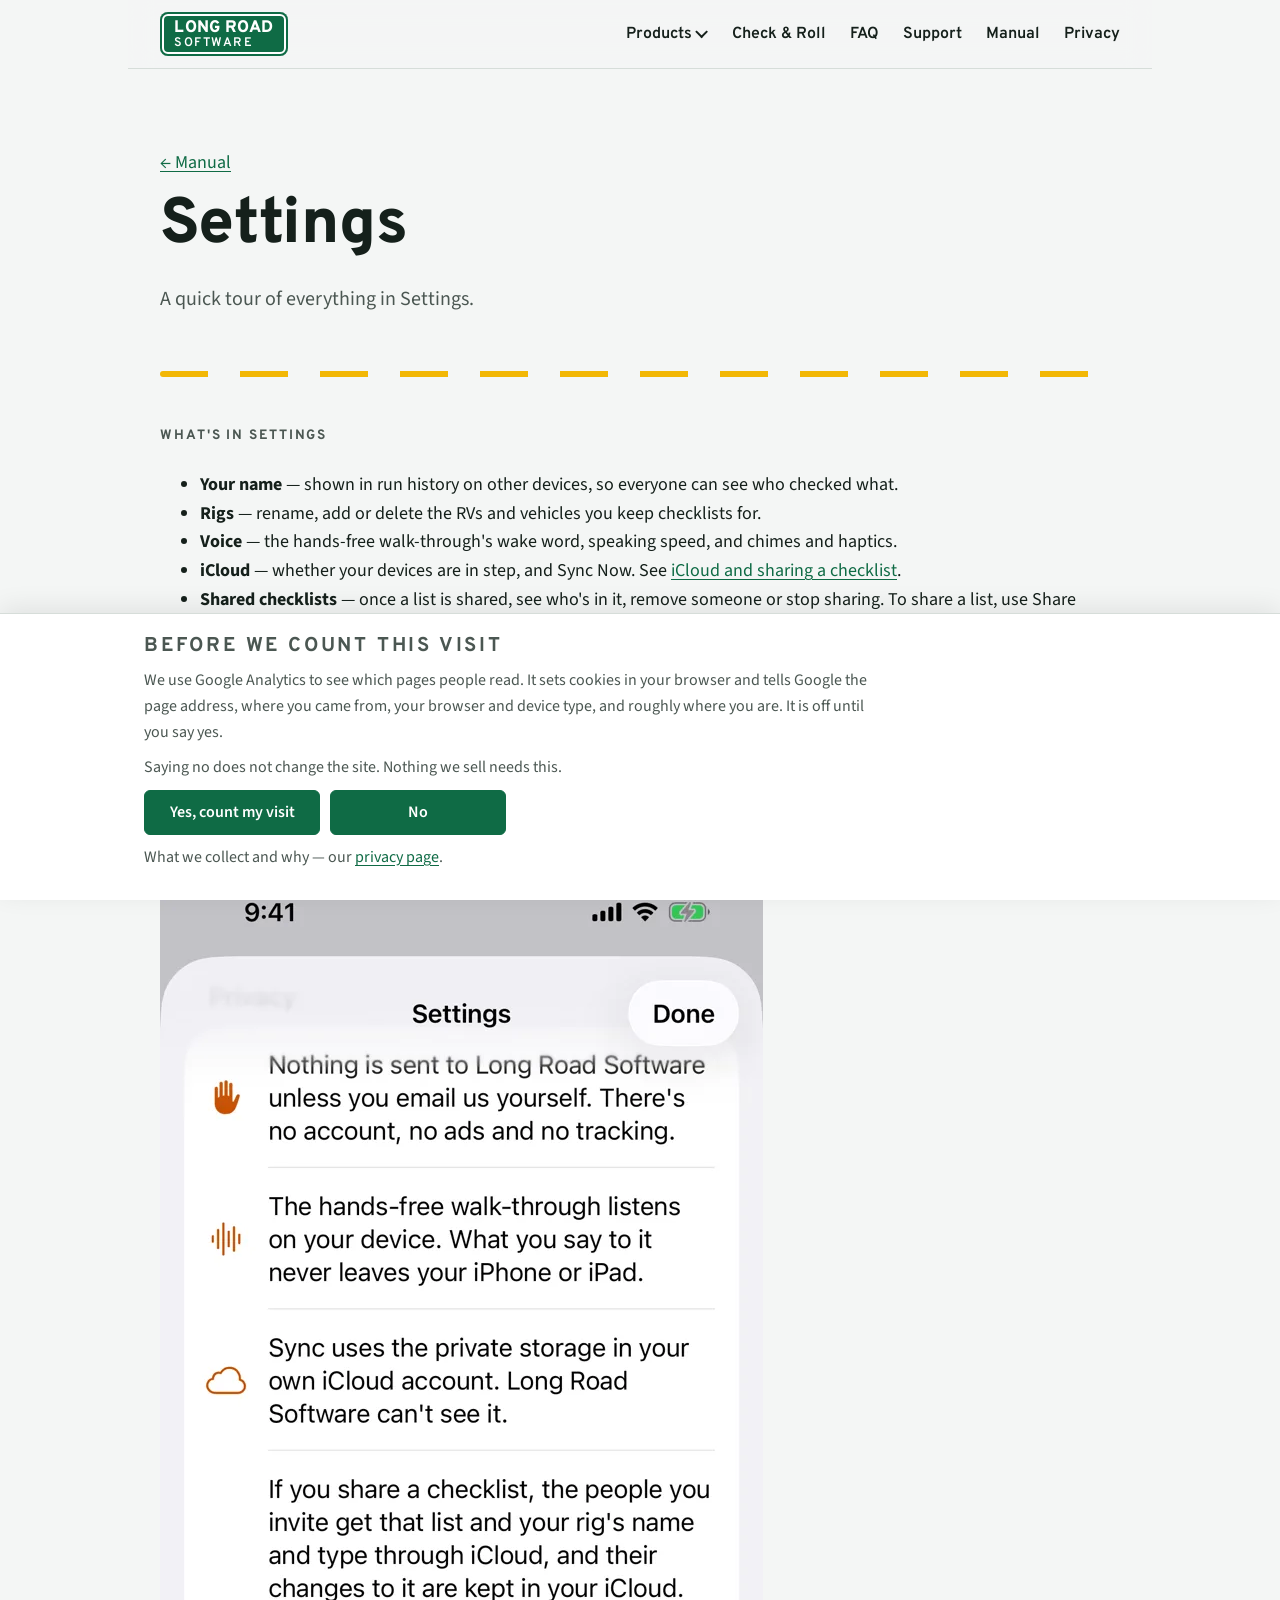
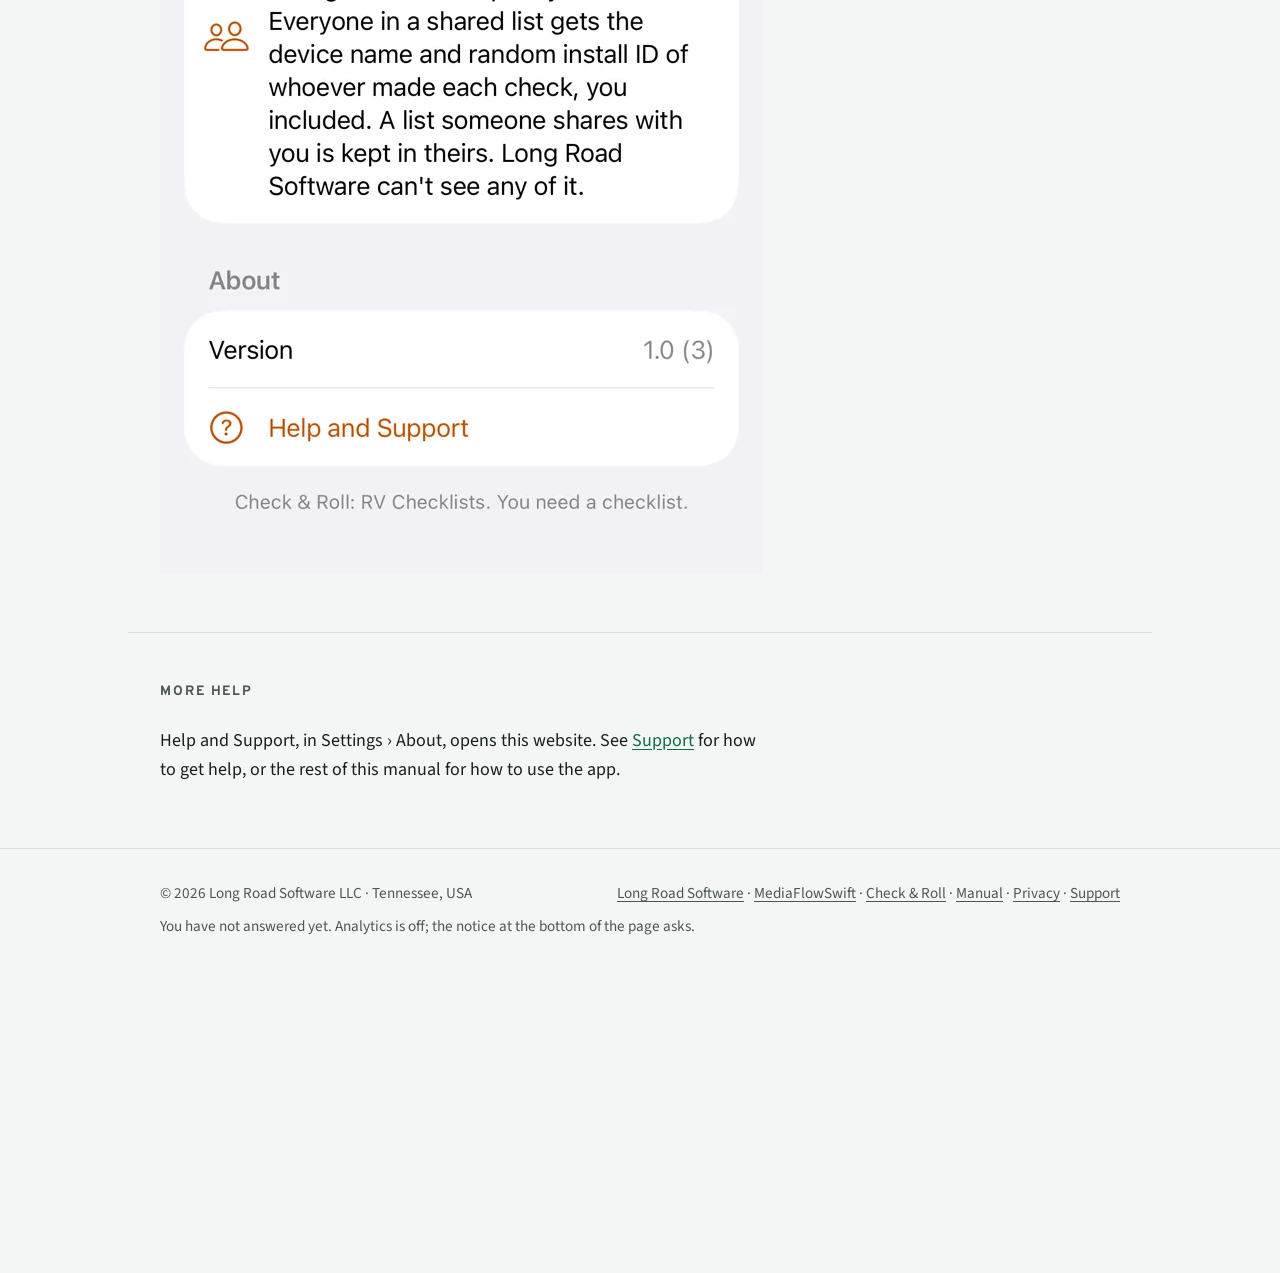
<file: manual/settings/index.html>
<!doctype html>
<html lang="en">
<head>
<meta charset="utf-8">
<meta name="viewport" content="width=device-width, initial-scale=1">
<title>Settings — Check &amp; Roll Manual</title>
<meta name="description" content="A tour of every setting in Check & Roll, including Help and Support.">
<link rel="canonical" href="https://checkandroll.app/manual/settings/">
<link rel="icon" href="/favicon.svg" type="image/svg+xml">
<meta property="og:type" content="website">
<meta property="og:site_name" content="Check &amp; Roll">
<meta property="og:title" content="Settings — Check &amp; Roll Manual">
<meta property="og:description" content="A tour of every setting in Check & Roll, including Help and Support.">
<meta property="og:url" content="https://checkandroll.app/manual/settings/">
<meta property="og:image" content="https://checkandroll.app/images/og-image.png">
<meta property="og:image:width" content="1200">
<meta property="og:image:height" content="630">
<meta name="twitter:card" content="summary_large_image">
<link rel="preconnect" href="https://fonts.googleapis.com">
<link rel="preconnect" href="https://fonts.gstatic.com" crossorigin>
<link rel="stylesheet" href="https://fonts.googleapis.com/css2?family=Overpass:wght@600;700;800&family=Overpass+Mono:wght@500&family=Source+Sans+3:wght@400;600&display=swap">
<link rel="stylesheet" href="/site.css">
<script type="application/ld+json">
{"@context":"https://schema.org","@graph":[
{"@type":"BreadcrumbList","itemListElement":[
{"@type":"ListItem","position":1,"name":"Check & Roll","item":"https://checkandroll.app/"},
{"@type":"ListItem","position":2,"name":"Manual","item":"https://checkandroll.app/manual/"},
{"@type":"ListItem","position":3,"name":"Settings","item":"https://checkandroll.app/manual/settings/"}
]}
]}
</script>
<!-- Analytics, off until the visitor says yes. See the privacy page. -->
<script src="/analytics.js" data-ga="G-JJ2YWG9MQ6" data-privacy="https://checkandroll.app/privacy/" defer></script>
</head>
<body>
<header class="top wrap">
  <a class="sign" href="https://longroadsoftware.com/" aria-label="Long Road Software, home"><span>Long Road</span><span>Software</span></a>
  <nav aria-label="Sections">
    <details class="menu-drop">
      <summary>Products</summary>
      <div class="menu-panel">
        <a href="https://mediaflowswift.com/"><strong>MediaFlowSwift</strong><span>Footage manager for Mac</span></a>
        <a href="https://checkandroll.app/" aria-current="page"><strong>Check &amp; Roll</strong><span>RV checklists for iPhone and iPad</span></a>
        <a href="https://longroadsoftware.com/proof-copy/"><strong>Proof Copy</strong><span>Coming soon</span></a>
      </div>
    </details>
    <a href="/">Check &amp; Roll</a>
    <a href="/faq/">FAQ</a>
    <a href="/support/">Support</a>
    <a href="/manual/" aria-current="page">Manual</a>
    <a href="/privacy/">Privacy</a>
  </nav>
</header>

<main>
  <div class="wrap hero">
    <p><a href="/manual/">&larr; Manual</a></p>
    <h1>Settings</h1>
    <p class="lede">A quick tour of everything in Settings.</p>
  </div>

  <div class="wrap"><div class="centerline" aria-hidden="true"></div></div>

  <section class="wrap" aria-labelledby="tour-title">
    <h2 id="tour-title">What's in Settings</h2>
    <ul>
      <li><strong>Your name</strong> &mdash; shown in run history on other devices, so everyone can see who checked what.</li>
      <li><strong>Rigs</strong> &mdash; rename, add or delete the RVs and vehicles you keep checklists for.</li>
      <li><strong>Voice</strong> &mdash; the hands-free walk-through's wake word, speaking speed, and chimes and haptics.</li>
      <li><strong>iCloud</strong> &mdash; whether your devices are in step, and Sync Now. See <a href="/manual/icloud-and-sharing/">iCloud and sharing a checklist</a>.</li>
      <li><strong>Shared checklists</strong> &mdash; once a list is shared, see who's in it, remove someone or stop sharing. To share a list, use Share Checklist in the checklist's More menu.</li>
      <li><strong>Notifications</strong> &mdash; whether you're told when someone else finishes a shared checklist.</li>
      <li><strong>Pro</strong> &mdash; what Check &amp; Roll Pro unlocks, and Restore Purchases.</li>
      <li><strong>Siri &amp; Shortcuts</strong> &mdash; the phrases Siri already knows, and how to add your own through the Shortcuts app. See <a href="/manual/handsfree-and-siri/">The hands-free walk-through and Siri</a>.</li>
      <li><strong>Privacy</strong> &mdash; a plain-words summary of what the app does and doesn't send anywhere. See the full <a href="/privacy/">privacy policy</a>.</li>
      <li><strong>Feedback</strong> &mdash; report a problem or suggest a feature, if you're using a test copy of the app.</li>
      <li><strong>About</strong> &mdash; the app's version, and Help and Support.</li>
    </ul>
    <picture>
      <source srcset="/images/screens/15-settings-about.webp" type="image/webp">
      <img src="/images/screens/15-settings-about.jpg" width="603" height="1311" alt="Check &amp; Roll's Settings showing the About section with Version and Help and Support" loading="lazy">
    </picture>
  </section>

  <section class="wrap" aria-labelledby="help-title">
    <h2 id="help-title">More help</h2>
    <p>Help and Support, in Settings &rsaquo; About, opens this website. See <a href="/support/">Support</a> for how to get help, or the rest of this manual for how to use the app.</p>
  </section>
</main>

<footer>
  <div class="wrap">
    <span>&copy; 2026 Long Road Software LLC &middot; Tennessee, USA</span>
    <span><a href="https://longroadsoftware.com/">Long Road Software</a> &middot; <a href="https://mediaflowswift.com/">MediaFlowSwift</a> &middot; <a href="/">Check &amp; Roll</a> &middot; <a href="/manual/">Manual</a> &middot; <a href="/privacy/">Privacy</a> &middot; <a href="/support/">Support</a></span>
    <span id="analytics-choice"></span>
  </div>
</footer>
</body>
</html>
</file>
<file: site.css>
/* Long Road Software — longroadsoftware.com */
:root {
  --paper: #f4f6f5;
  --paper-2: #ffffff;
  --ink: #15201b;
  --ink-2: #4b5752;
  --line: #d6ddd9;
  --sign: #0f6b45;
  --sign-ink: #ffffff;
  --accent: #0f6b45;
  --stripe: #f2b705;
  --max: 64rem;
  --measure: 38rem;
  --display: "Overpass", "DIN Alternate", "Avenir Next", "Helvetica Neue", Arial, sans-serif;
  --body: "Source Sans 3", "Helvetica Neue", Arial, sans-serif;
  --mono: "Overpass Mono", ui-monospace, "SF Mono", Menlo, monospace;
}
@media (prefers-color-scheme: dark) {
  :root:not([data-theme="light"]) {
    --paper: #0f1513;
    --paper-2: #17201c;
    --ink: #e8efeb;
    --ink-2: #a2b0a9;
    --line: #28332e;
    --sign: #0f6b45;
    --sign-ink: #ffffff;
    --accent: #5ec79a;
    --stripe: #f2b705;
  }
}
:root[data-theme="dark"] {
  --paper: #0f1513;
  --paper-2: #17201c;
  --ink: #e8efeb;
  --ink-2: #a2b0a9;
  --line: #28332e;
  --sign: #0f6b45;
  --sign-ink: #ffffff;
  --accent: #5ec79a;
  --stripe: #f2b705;
}

* { box-sizing: border-box; }
html { -webkit-text-size-adjust: 100%; }
body {
  margin: 0;
  background: var(--paper);
  color: var(--ink);
  font: 400 1.125rem/1.6 var(--body);
}
a { color: var(--accent); text-underline-offset: 0.18em; }
a:focus-visible, .button:focus-visible { outline: 3px solid var(--stripe); outline-offset: 3px; border-radius: 4px; }
img { max-width: 100%; height: auto; }

.wrap { max-width: var(--max); margin: 0 auto; padding-inline: 1rem; }
@media (min-width: 48rem) { .wrap { padding-inline: 2rem; } }

/* Header: the name as a road sign */
.top {
  display: flex; flex-wrap: wrap; gap: 1rem 2rem;
  align-items: center; justify-content: space-between;
  padding-block: 1.5rem;
}
.sign {
  display: inline-flex; flex-direction: column;
  padding: 0.45rem 0.9rem 0.35rem;
  background: var(--sign); color: var(--sign-ink);
  border-radius: 0.5rem;
  box-shadow: inset 0 0 0 2px var(--sign), inset 0 0 0 4px var(--sign-ink);
  font: 800 1.05rem/1.05 var(--display);
  letter-spacing: 0.02em; text-decoration: none; text-transform: uppercase;
}
.sign span + span { font-weight: 600; font-size: 0.78rem; letter-spacing: 0.12em; }
.top nav { display: flex; flex-wrap: wrap; gap: 0.25rem 1.5rem; }
.top nav a { color: var(--ink); font: 600 1rem var(--display); text-decoration: none; }
.top nav a:hover { color: var(--accent); }

/* Sticky menu, with a Products dropdown */
html { scroll-padding-top: 5.5rem; }
header.top {
  position: sticky; top: 0; z-index: 40;
  background: color-mix(in srgb, var(--paper) 90%, transparent);
  -webkit-backdrop-filter: saturate(140%) blur(12px);
  backdrop-filter: saturate(140%) blur(12px);
  border-bottom: 1px solid var(--line);
  padding-block: 0.75rem;
}
.top nav { align-items: center; }
.menu-drop { position: relative; }
.menu-drop summary {
  list-style: none; cursor: pointer;
  color: var(--ink); font: 600 1rem var(--display);
  padding: 0.45rem 0.1rem; min-height: 44px;
  display: inline-flex; align-items: center; gap: 0.35rem;
}
.menu-drop summary::-webkit-details-marker { display: none; }
.menu-drop summary::after {
  content: ""; width: 0.45rem; height: 0.45rem;
  border-right: 2px solid currentColor; border-bottom: 2px solid currentColor;
  transform: translateY(-0.1rem) rotate(45deg);
}
.menu-drop[open] summary::after { transform: translateY(0.15rem) rotate(225deg); }
.menu-panel {
  display: none; position: absolute; top: calc(100% + 0.35rem); left: 0; z-index: 50;
  min-width: 18rem; padding: 0.4rem;
  background: var(--paper-2); border: 1px solid var(--line); border-radius: 0.7rem;
  box-shadow: 0 16px 40px -18px rgba(0, 0, 0, 0.45);
}
.menu-drop[open] .menu-panel,
.menu-drop:hover .menu-panel,
.menu-drop:focus-within .menu-panel { display: block; }
.top .menu-panel a {
  display: block; padding: 0.55rem 0.7rem; border-radius: 0.45rem;
  color: var(--ink); text-decoration: none; font: 400 1rem var(--body);
}
.top .menu-panel a:hover,
.top .menu-panel a[aria-current="page"] { background: color-mix(in srgb, var(--accent) 14%, transparent); color: var(--ink); }
.top .menu-panel a strong { display: block; font: 700 1rem var(--display); }
.top .menu-panel a span { display: block; margin-top: 0.1rem; font: 400 0.9rem var(--body); color: var(--ink-2); }
@media (max-width: 40rem) {
  header.top { flex-wrap: nowrap; gap: 0.75rem; }
  .top nav { flex-wrap: nowrap; overflow-x: auto; min-width: 0; gap: 0.75rem; }
  .menu-drop { flex: none; }
  .menu-panel {
    position: fixed; left: 0.75rem; right: 0.75rem; top: 5.75rem;
    min-width: 0; width: auto;
  }
}


/* Opening */
.hero { padding-block: 3rem 2.5rem; }
@media (min-width: 48rem) { .hero { padding-block: 5rem 3.5rem; } }
.product-badge {
  display: block;
  width: min(270px, 70vw);
  height: auto;
  margin: 0 0 1rem;
}

.marker {
  margin: 0 0 1rem;
  font: 500 0.8rem/1 var(--mono);
  letter-spacing: 0.14em; text-transform: uppercase; color: var(--ink-2);
}
h1, h2, h3 { font-family: var(--display); text-wrap: balance; }
h1 {
  margin: 0; max-width: 18ch;
  font-size: clamp(2.3rem, 6vw, 4rem); font-weight: 800; line-height: 1.02; letter-spacing: -0.01em;
}
.lede { max-width: var(--measure); margin: 1.5rem 0 0; font-size: 1.25rem; color: var(--ink-2); }

/* Hero: copy beside a phone screen */
.hero-grid { display: grid; gap: 2.5rem; grid-template-columns: 1fr; align-items: center; }
@media (min-width: 56rem) { .hero-grid { grid-template-columns: 1.1fr 0.7fr; } }
.hero-shot { display: flex; justify-content: center; }
.phone-frame {
  width: 100%; max-width: 15rem; padding: 0.6rem;
  background: var(--ink); border-radius: 1.6rem;
  box-shadow: 0 1.5rem 3rem rgba(0, 0, 0, 0.22);
}
.phone-frame img { display: block; width: 100%; border-radius: 1.1rem; }

/* The road's centre line, between sections */
.centerline {
  height: 6px; margin: 0;
  background: repeating-linear-gradient(90deg, var(--stripe) 0 3rem, transparent 3rem 5rem);
  border-radius: 3px;
}

section { padding-block: 3rem; }
section + section { border-top: 1px solid var(--line); }
h2 {
  margin: 0 0 1.5rem;
  font-size: 0.85rem; font-weight: 700; letter-spacing: 0.14em; text-transform: uppercase; color: var(--ink-2);
}
p { max-width: var(--measure); margin: 0 0 1rem; }

/* A product */
.product {
  display: grid; gap: 1.25rem 2rem; align-items: start;
  grid-template-columns: 1fr;
}
@media (min-width: 40rem) { .product { grid-template-columns: 7rem 1fr; } }
.product img { width: 7rem; height: 7rem; }
.product h3 { margin: 0 0 0.5rem; font-size: 2rem; font-weight: 800; line-height: 1.1; }
.product h3 a { color: var(--ink); text-decoration: none; }
.product h3 a:hover { color: var(--accent); }
.product + .product { margin-top: 2.5rem; }
.product.plain { grid-template-columns: 1fr; }
.shot { margin: 1.5rem 0 0; max-width: 40rem; }
.shot img { border-radius: 0.6rem; border: 1px solid var(--line); }
.shot figcaption { margin-top: 0.5rem; color: var(--ink-2); font-size: 0.95rem; }
.facts {
  font: 500 0.85rem/1.5 var(--mono); color: var(--ink-2);
  font-variant-numeric: tabular-nums;
}
.actions { display: flex; flex-wrap: wrap; gap: 0.75rem 1.5rem; align-items: center; margin-top: 1.5rem; }
.button {
  display: inline-block; padding: 0.7rem 1.2rem;
  background: var(--sign); color: var(--sign-ink);
  border-radius: 0.5rem; font: 700 1rem var(--display); text-decoration: none;
}
.button:hover { filter: brightness(1.1); }
.button.secondary {
  background: transparent; color: var(--accent);
  box-shadow: inset 0 0 0 2px var(--accent);
}

/* How it works: numbered steps with a screen each */
.steps {
  display: grid; gap: 2rem; grid-template-columns: 1fr;
  padding: 0; margin: 0; list-style: none; counter-reset: step;
}
@media (min-width: 40rem) { .steps { grid-template-columns: repeat(2, 1fr); } }
@media (min-width: 64rem) { .steps { grid-template-columns: repeat(4, 1fr); } }
.step { counter-increment: step; }
.step img { border-radius: 0.6rem; border: 1px solid var(--line); margin-bottom: 1rem; max-width: 10rem; }
.step h3 {
  display: flex; align-items: center; gap: 0.6rem;
  margin: 0 0 0.4rem; font-size: 1.1rem; font-weight: 800;
}
.step h3::before {
  content: counter(step);
  display: inline-flex; align-items: center; justify-content: center;
  width: 1.6rem; height: 1.6rem; flex: none;
  background: var(--stripe); color: var(--ink); border-radius: 50%;
  font: 700 0.9rem var(--mono);
}
.step p { font-size: 1rem; }

.handsfree {
  display: grid; gap: 1.5rem; grid-template-columns: 1fr; align-items: center;
  margin-top: 2.5rem; padding-top: 2.5rem; border-top: 1px solid var(--line);
}
@media (min-width: 40rem) { .handsfree { grid-template-columns: 8rem 1fr; } }
.handsfree img { border-radius: 0.6rem; border: 1px solid var(--line); max-width: 8rem; }

/* Video */
video { width: 100%; max-width: 40rem; border-radius: 0.6rem; background: #000; display: block; }

/* Free / Pro table */
table.plan { width: 100%; max-width: var(--max); border-collapse: collapse; margin: 1.5rem 0; font-size: 1rem; }
table.plan th, table.plan td { padding: 0.6rem 0.8rem; border-bottom: 1px solid var(--line); text-align: left; }
table.plan thead th { color: var(--ink-2); font-weight: 700; }
table.plan td { text-align: center; }
table.plan th[scope="row"] { text-align: left; font-weight: 600; }

/* FAQ */
.faq-list { max-width: var(--measure); }
.faq-item { border-top: 1px solid var(--line); padding: 0.9rem 0; }
.faq-item summary { cursor: pointer; font: 700 1.05rem var(--display); }
.faq-item summary::marker { color: var(--accent); }
.faq-item p { margin-top: 0.7rem; }

/* How the work is done */
.principles { display: grid; gap: 1.5rem 2.5rem; grid-template-columns: 1fr; padding: 0; margin: 2rem 0 0; list-style: none; }
@media (min-width: 48rem) { .principles { grid-template-columns: repeat(3, 1fr); } }
.principles li { border-top: 3px solid var(--stripe); padding-top: 0.9rem; }
.principles strong { display: block; margin-bottom: 0.35rem; font: 700 1.1rem/1.3 var(--display); }
.principles span { color: var(--ink-2); }

footer {
  padding-block: 2rem 3rem; border-top: 1px solid var(--line);
  color: var(--ink-2); font-size: 0.95rem;
}
footer .wrap { display: flex; flex-wrap: wrap; gap: 0.5rem 1.5rem; justify-content: space-between; }
footer a { color: var(--ink-2); }

/* Not found */
.lost { padding-block: 5rem 4rem; }
.lost ul { padding-left: 1.2rem; }

@media (prefers-reduced-motion: no-preference) {
  .button, .top nav a { transition: color 0.15s, filter 0.15s; }
}

/* Analytics notice — asked once, before anything is loaded from Google.
   Both buttons are the same size and the same colour: saying no is one
   click, exactly like saying yes. */
.consent { position: fixed; left: 0; right: 0; bottom: 0; z-index: 50; background: var(--paper-2); border-top: 1px solid var(--line); box-shadow: 0 -6px 24px rgba(0, 0, 0, 0.08); }
.consent-inner { max-width: var(--max); margin: 0 auto; padding: 1rem 16px 1.25rem; }
.consent h2 { font-size: 1.25rem; margin-bottom: 0.4rem; }
.consent p { margin: 0 0 0.6rem; font-size: 1rem; color: var(--ink-2); max-width: 46rem; }
.consent-buttons { display: flex; gap: 0.6rem; flex-wrap: wrap; }
.consent-buttons button { font: inherit; font-size: 1rem; font-weight: 600; cursor: pointer; padding: 0.55rem 1.1rem; min-width: 11rem; border: 1px solid var(--accent); border-radius: 6px; background: var(--sign); color: var(--sign-ink); }
.consent-more { font-size: 0.95rem; margin-bottom: 0; }
.consent-change { font: inherit; font-size: inherit; font-weight: 600; cursor: pointer; background: none; border: 0; padding: 0; color: var(--accent); text-decoration: underline; text-underline-offset: 0.15em; }

/* Email-me form (posts straight to Kit, no script) */
.notify { margin-top: 1.25rem; max-width: var(--measure); }
.notify label { display: block; font-weight: 600; margin-bottom: 0.4rem; }
.notify-row { display: flex; flex-wrap: wrap; gap: 0.75rem; }
.notify input {
  flex: 1 1 16rem; min-width: 0; padding: 0.65rem 0.8rem;
  font: inherit; color: var(--ink); background: var(--paper-2);
  border: 1px solid var(--line); border-radius: 0.5rem;
}
.notify input:focus-visible { outline: 3px solid var(--stripe); outline-offset: 2px; }
.notify .button { border: 0; cursor: pointer; }
.fine { color: var(--ink-2); font-size: 0.95rem; }

/* Get the app: QR code + Apple's official badge, same block on home and support */
.get-app {
  display: flex; flex-wrap: wrap; align-items: center; gap: 1.25rem 1.75rem;
  margin-top: 2rem; padding-top: 1.5rem; border-top: 1px solid var(--line);
}
.get-app-qr {
  width: 7rem; height: 7rem; flex: none;
  background: #ffffff; padding: 0.4rem; border: 1px solid var(--line); border-radius: 0.5rem;
}
.get-app-copy { display: flex; flex-wrap: wrap; align-items: center; gap: 1rem; }
.get-app-caption { margin: 0; font: 600 0.95rem/1.3 var(--display); }
.get-app-copy img { display: block; }
</file>
